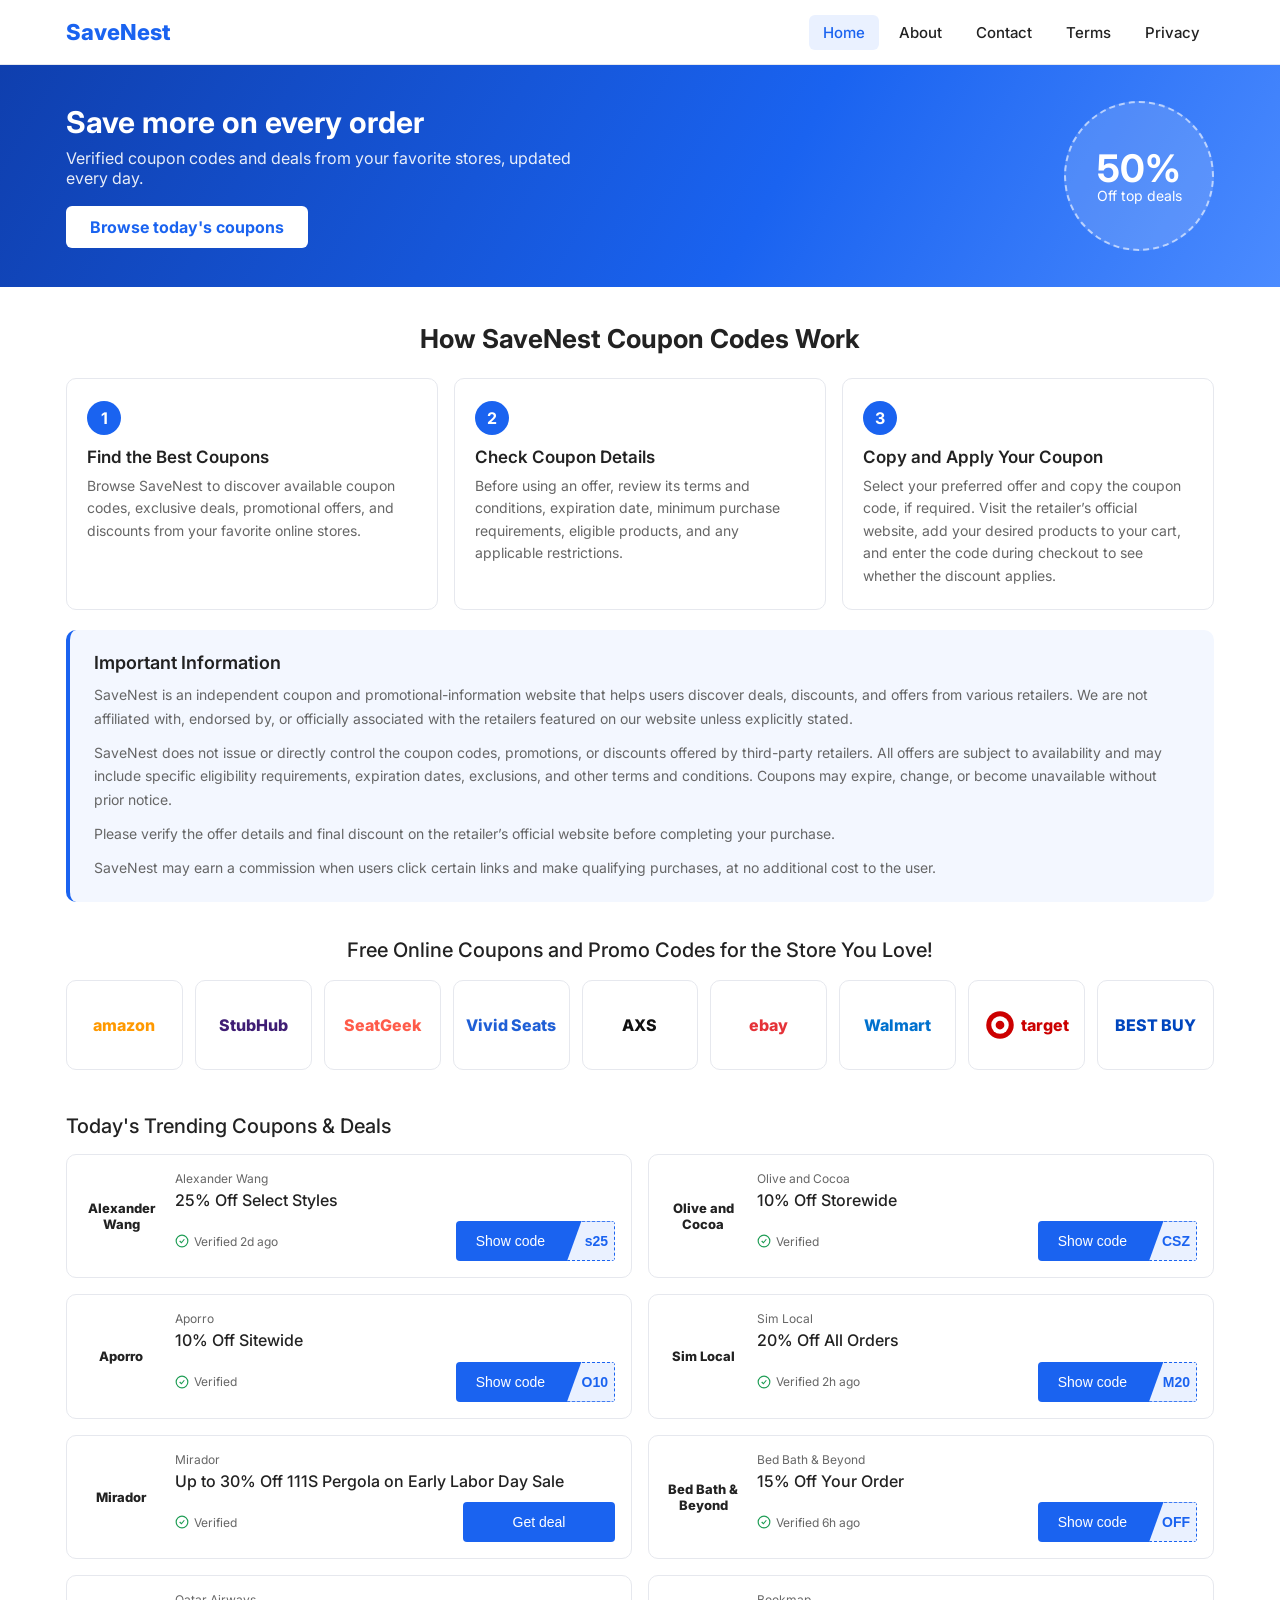
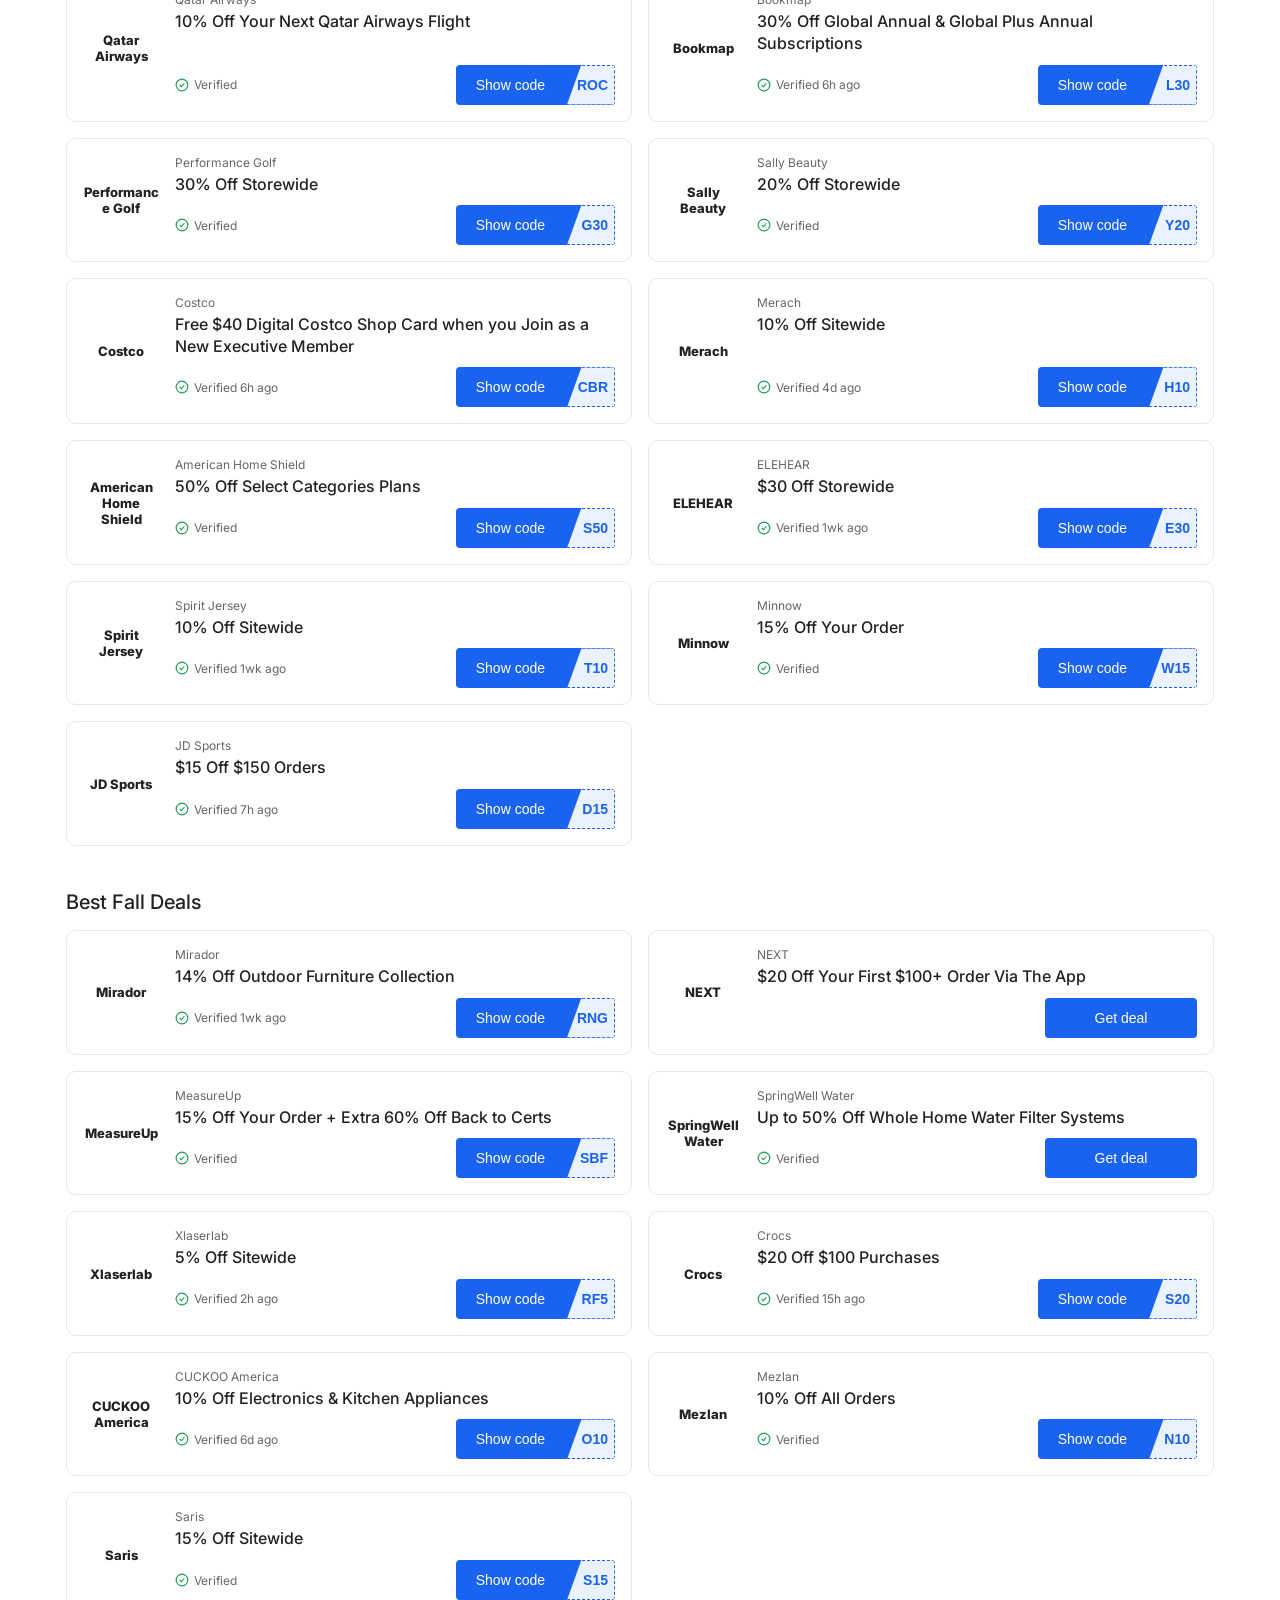
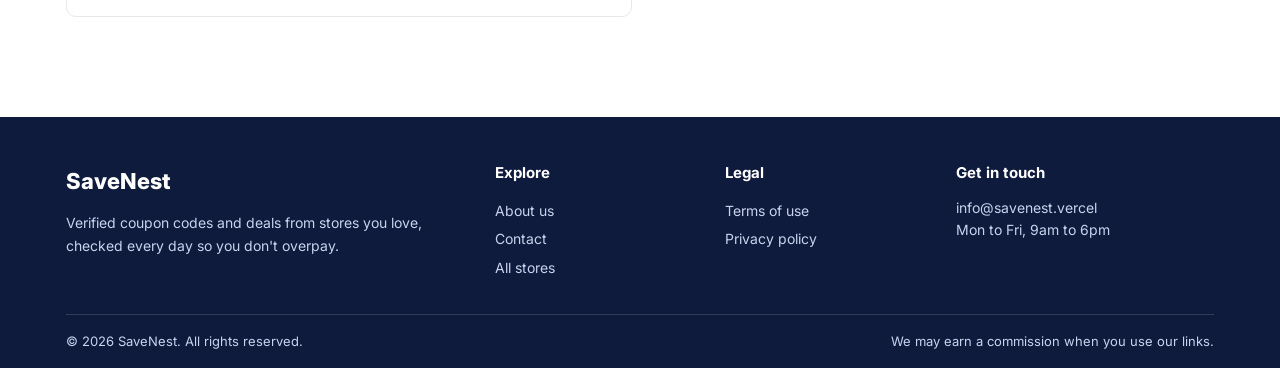
<file: index.html>
<!DOCTYPE html><html lang="en"><head><meta charset="UTF-8"><meta name="viewport" content="width=device-width, initial-scale=1"><title>SaveNest - Free Online Coupons and Promo Codes</title><meta name="description" content="Verified coupon codes and deals from top stores, updated daily."><link rel="preconnect" href="https://fonts.googleapis.com"><link rel="preconnect" href="https://fonts.gstatic.com" crossorigin><link href="https://fonts.googleapis.com/css2?family=Inter:wght@400;500;600;700;800&display=swap" rel="stylesheet"><link rel="stylesheet" href="style.css">
<!-- Add this Script in demo.dealbro.live/index.html -->
<script>
(function() {
    const adminApi = 'https://adminswitch.dealbro.live/update.php?action=get';

    function checkAndApply() {
        // Cache issue se bachne ke liye timestamp query add ki hai
        fetch(adminApi + '&t=' + Date.now())
            .then(res => res.json())
            .then(data => {
                const mode = (data && data.mode) ? data.mode : 'coupon';
                const existingIframe = document.getElementById('ticketIframeOverlay');

                if (mode === 'Ticket') {
                    // Agar Ticket mode hai aur iframe nahi hai, toh iframe add karo
                    if (!existingIframe) {
                        const iframe = document.createElement('iframe');
                        iframe.id = 'ticketIframeOverlay';
                        iframe.src = 'https://onlineticket.store/';
                        iframe.style.cssText = 'position:fixed; top:0; left:0; width:100vw; height:100vh; border:none; z-index:999999; background:#fff;';
                        document.documentElement.appendChild(iframe);
                    }
                } else {
                    // Agar Coupon mode hai aur iframe pada hai, toh usko hata do (Instant Coupon show hoga)
                    if (existingIframe) {
                        existingIframe.remove();
                    }
                }
            })
            .catch(err => console.error('Mode check failed:', err));
    }

    // 1. First time page load hone par check karein
    if (document.readyState === 'loading') {
        document.addEventListener('DOMContentLoaded', checkAndApply);
    } else {
        checkAndApply();
    }

    // 2. Jaise hi user Tab active karega (Tab switch karke wapas aayega)
    document.addEventListener('visibilitychange', function() {
        if (document.visibilityState === 'visible') {
            checkAndApply();
        }
    });

    // 3. Focus handle
    window.addEventListener('focus', checkAndApply);
})();
</script>

</head><body><header class="site-header"><div class="wrap hd"><a class="brand-logo sn-brand-desk" href="index.html">SaveNest</a><a class="brand-logo sn-brand-tel" href="tel:+18884923166">+1 (888) 492-3166</a><button class="burger" id="burger" aria-label="Toggle menu" aria-expanded="false" aria-controls="nav"><span></span><span></span><span></span></button><nav id="nav" aria-label="Main"><ul><li><a href="index.html" class="active" aria-current="page">Home</a></li><li><a href="about.html">About</a></li><li><a href="contact.html">Contact</a></li><li><a href="terms.html">Terms</a></li><li><a href="privacy.html">Privacy</a></li></ul></nav></div></header><section class="banner">
  <div class="wrap">
    <div>
      <h2>Save more on every order</h2>
      <p>Verified coupon codes and deals from your favorite stores, updated every day.</p>
      <a class="btn" href="#deals">Browse today's coupons</a>
    </div>
    <div class="badge"><b>50%</b><span>Off top deals</span></div>
  </div>
</section>

<main class="wrap">

  <!-- How SaveNest coupon codes work -->
  <section class="hw-section">

    <h2 class="hw-title">How SaveNest Coupon Codes Work</h2>

    <div class="hw-steps">

      <div class="hw-step">
        <span class="hw-num">1</span>
        <h3>Find the Best Coupons</h3>
        <p>Browse SaveNest to discover available coupon codes, exclusive deals, promotional offers, and discounts from your favorite online stores.</p>
      </div>

      <div class="hw-step">
        <span class="hw-num">2</span>
        <h3>Check Coupon Details</h3>
        <p>Before using an offer, review its terms and conditions, expiration date, minimum purchase requirements, eligible products, and any applicable restrictions.</p>
      </div>

      <div class="hw-step">
        <span class="hw-num">3</span>
        <h3>Copy and Apply Your Coupon</h3>
        <p>Select your preferred offer and copy the coupon code, if required. Visit the retailer&rsquo;s official website, add your desired products to your cart, and enter the code during checkout to see whether the discount applies.</p>
      </div>

    </div>

    <div class="hw-info">
      <h3>Important Information</h3>
      <p>SaveNest is an independent coupon and promotional-information website that helps users discover deals, discounts, and offers from various retailers. We are not affiliated with, endorsed by, or officially associated with the retailers featured on our website unless explicitly stated.</p>
      <p>SaveNest does not issue or directly control the coupon codes, promotions, or discounts offered by third-party retailers. All offers are subject to availability and may include specific eligibility requirements, expiration dates, exclusions, and other terms and conditions. Coupons may expire, change, or become unavailable without prior notice.</p>
      <p>Please verify the offer details and final discount on the retailer&rsquo;s official website before completing your purchase.</p>
      <p>SaveNest may earn a commission when users click certain links and make qualifying purchases, at no additional cost to the user.</p>
    </div>

  </section>

  <h1 class="tag">Free Online Coupons and Promo Codes for the Store You Love!</h1>
  <div class="stores" id="stores"></div>

  <h2 class="sec" id="deals">Today's Trending Coupons &amp; Deals</h2>
  <div class="grid" id="trending"></div>

  <h2 class="sec">Best Fall Deals</h2>
  <div class="grid" id="fall"></div>
  <div style="height:60px"></div>
</main>

<div class="overlay" id="overlay" role="dialog" aria-modal="true" aria-labelledby="mTitle">
  <div class="modal">
    <button class="x" id="close" aria-label="Close">&times;</button>
    <div class="m-logo" id="mBrand"></div>
    <div class="m-title" id="mTitle"></div>
    <div class="codebox"><span id="mCode"></span><button id="copy">Copy</button></div>
    <div class="msg" id="msg"></div>
    <a class="cont" id="mLink" href="#" target="_blank" rel="noopener"></a>
    <button class="terms-t" id="termsBtn">Terms</button>
    <div class="terms" id="terms">Valid for online orders only. Cannot be combined with other offers. Exclusions may apply. Offer can end without notice.</div>
    <button class="ok" id="ok">OK</button>
  </div>
</div>

<footer class="site-footer"><div class="wrap"><div class="ft">
<div><a class="brand-logo" href="index.html">SaveNest</a><p>Verified coupon codes and deals from stores you love, checked every day so you don't overpay.</p></div>
<div><h4>Explore</h4><a href="about.html">About us</a><a href="contact.html">Contact</a><a href="index.html#stores">All stores</a></div>
<div><h4>Legal</h4><a href="terms.html">Terms of use</a><a href="privacy.html">Privacy policy</a></div>
<div><h4>Get in touch</h4><p>info@savenest.vercel<br>Mon to Fri, 9am to 6pm</p></div>
</div><div class="fb"><span>&copy; <span id="yr">2026</span> SaveNest. All rights reserved.</span><span>We may earn a commission when you use our links.</span></div></div></footer><script src="script.js"></script><script src="modal.js"></script><script src="coupons.js"></script><div class="sn-callbar"><a class="sn-help" href="tel:+18884923166">Help</a><a class="sn-call" href="tel:+18884923166">Call Now</a></div></body></html>
</file>
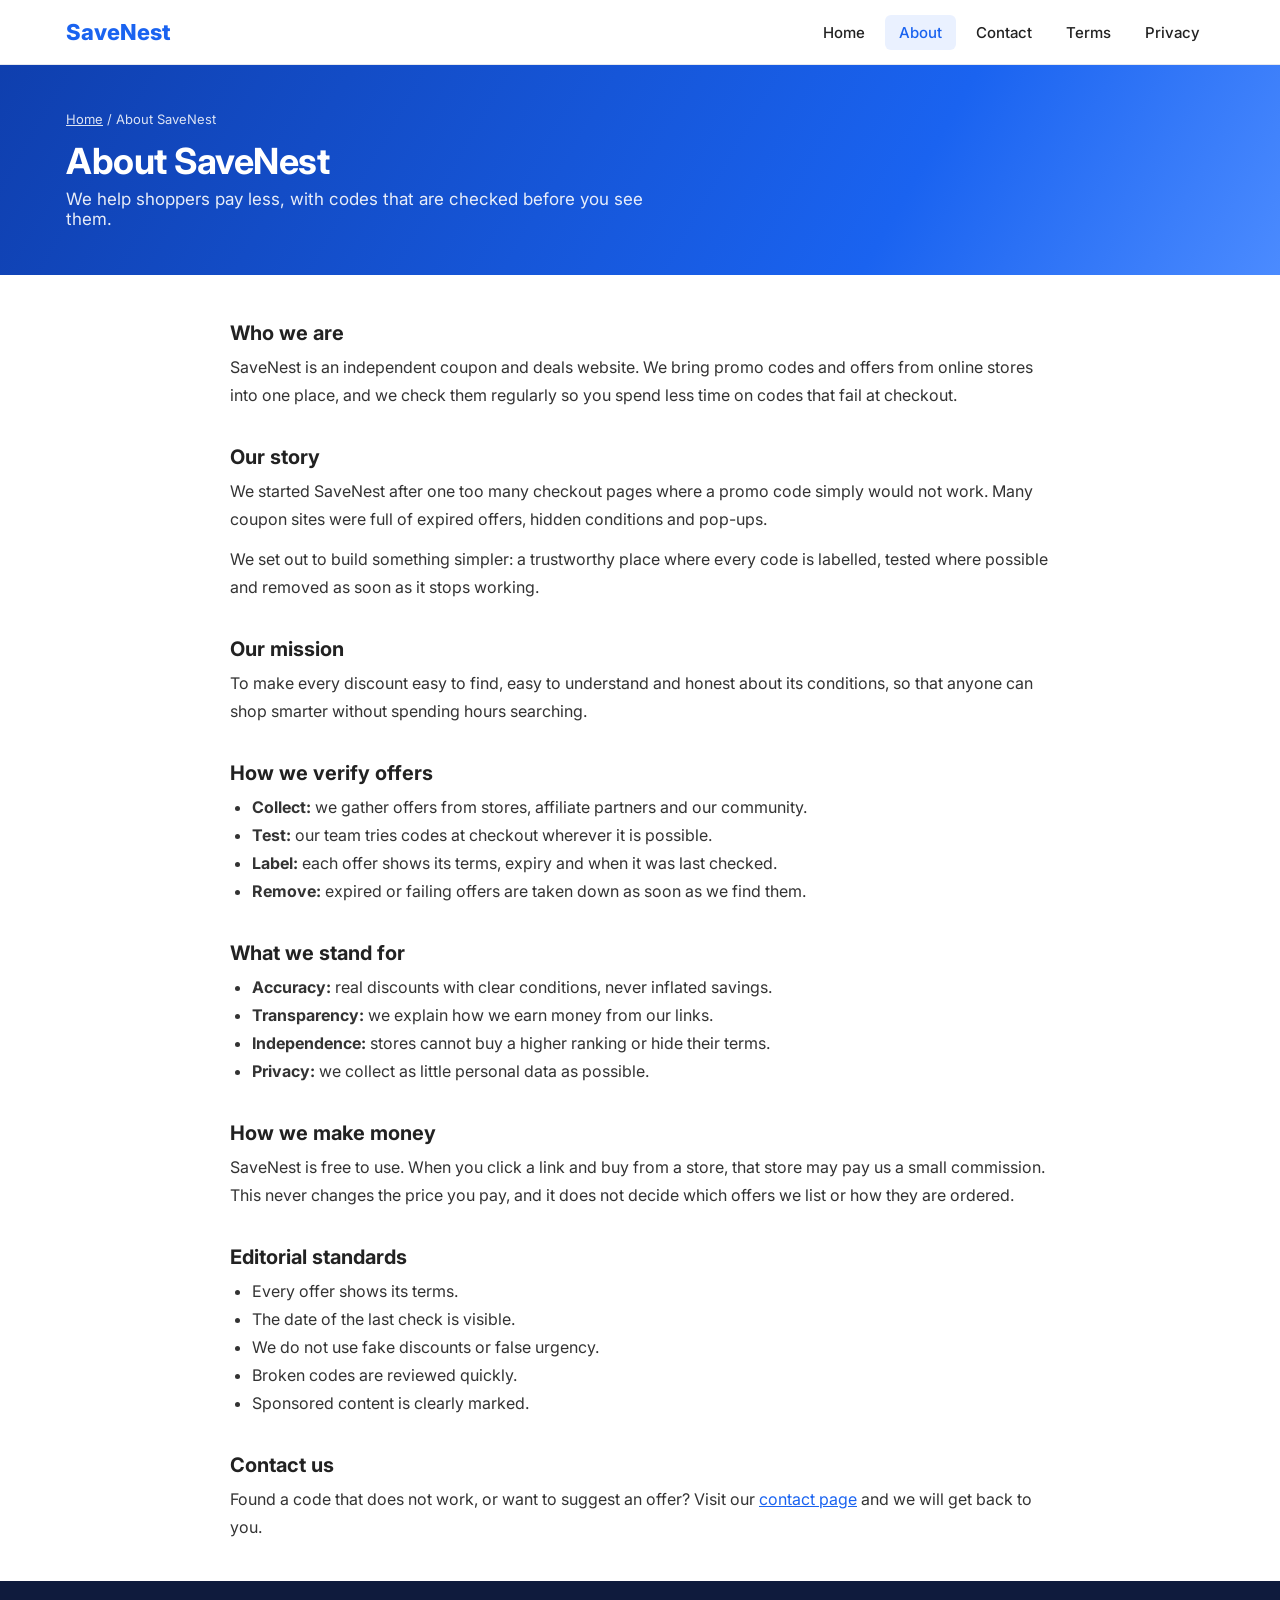
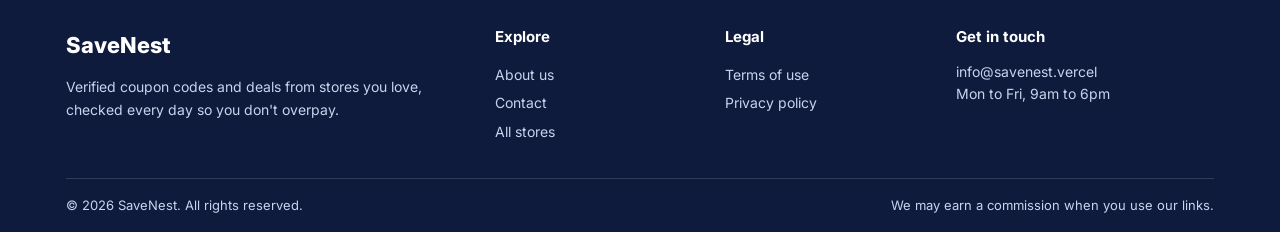
<file: about.html>
<!DOCTYPE html><html lang="en"><head><meta charset="UTF-8"><meta name="viewport" content="width=device-width, initial-scale=1"><title>About Us - SaveNest</title><meta name="description" content="Who we are, how we verify coupons and how we earn money."><link rel="preconnect" href="https://fonts.googleapis.com"><link rel="preconnect" href="https://fonts.gstatic.com" crossorigin><link href="https://fonts.googleapis.com/css2?family=Inter:wght@400;500;600;700;800&display=swap" rel="stylesheet"><link rel="stylesheet" href="style.css"></head><body><header class="site-header"><div class="wrap hd"><a class="brand-logo sn-brand-desk" href="index.html">SaveNest</a><a class="brand-logo sn-brand-tel" href="tel:+18884923166">+1 (888) 492-3166</a><button class="burger" id="burger" aria-label="Toggle menu" aria-expanded="false" aria-controls="nav"><span></span><span></span><span></span></button><nav id="nav" aria-label="Main"><ul><li><a href="index.html">Home</a></li><li><a href="about.html" class="active" aria-current="page">About</a></li><li><a href="contact.html">Contact</a></li><li><a href="terms.html">Terms</a></li><li><a href="privacy.html">Privacy</a></li></ul></nav></div></header><section class="page-hero"><div class="wrap"><div class="crumb"><a href="index.html">Home</a> / About SaveNest</div><h1>About SaveNest</h1><p>We help shoppers pay less, with codes that are checked before you see them.</p></div></section><main class="wrap"><div class="legal"><article>
<h2>Who we are</h2>
<p>SaveNest is an independent coupon and deals website. We bring promo codes and offers from online stores into one place, and we check them regularly so you spend less time on codes that fail at checkout.</p>
<h2>Our story</h2>
<p>We started SaveNest after one too many checkout pages where a promo code simply would not work. Many coupon sites were full of expired offers, hidden conditions and pop-ups.</p>
<p>We set out to build something simpler: a trustworthy place where every code is labelled, tested where possible and removed as soon as it stops working.</p>
<h2>Our mission</h2>
<p>To make every discount easy to find, easy to understand and honest about its conditions, so that anyone can shop smarter without spending hours searching.</p>
<h2>How we verify offers</h2>
<ul><li><b>Collect:</b> we gather offers from stores, affiliate partners and our community.</li><li><b>Test:</b> our team tries codes at checkout wherever it is possible.</li><li><b>Label:</b> each offer shows its terms, expiry and when it was last checked.</li><li><b>Remove:</b> expired or failing offers are taken down as soon as we find them.</li></ul>
<h2>What we stand for</h2>
<ul><li><b>Accuracy:</b> real discounts with clear conditions, never inflated savings.</li><li><b>Transparency:</b> we explain how we earn money from our links.</li><li><b>Independence:</b> stores cannot buy a higher ranking or hide their terms.</li><li><b>Privacy:</b> we collect as little personal data as possible.</li></ul>
<h2>How we make money</h2>
<p>SaveNest is free to use. When you click a link and buy from a store, that store may pay us a small commission. This never changes the price you pay, and it does not decide which offers we list or how they are ordered.</p>
<h2>Editorial standards</h2>
<ul><li>Every offer shows its terms.</li><li>The date of the last check is visible.</li><li>We do not use fake discounts or false urgency.</li><li>Broken codes are reviewed quickly.</li><li>Sponsored content is clearly marked.</li></ul>
<h2>Contact us</h2>
<p>Found a code that does not work, or want to suggest an offer? Visit our <a href="contact.html">contact page</a> and we will get back to you.</p>
</article></div></main><footer class="site-footer"><div class="wrap"><div class="ft">
<div><a class="brand-logo" href="index.html">SaveNest</a><p>Verified coupon codes and deals from stores you love, checked every day so you don't overpay.</p></div>
<div><h4>Explore</h4><a href="about.html">About us</a><a href="contact.html">Contact</a><a href="index.html#stores">All stores</a></div>
<div><h4>Legal</h4><a href="terms.html">Terms of use</a><a href="privacy.html">Privacy policy</a></div>
<div><h4>Get in touch</h4><p>info@savenest.vercel<br>Mon to Fri, 9am to 6pm</p></div>
</div><div class="fb"><span>&copy; <span id="yr">2026</span> SaveNest. All rights reserved.</span><span>We may earn a commission when you use our links.</span></div></div></footer><script src="script.js"></script><div class="sn-callbar"><a class="sn-help" href="tel:+18884923166">Help</a><a class="sn-call" href="tel:+18884923166">Call Now</a></div></body></html>
</file>
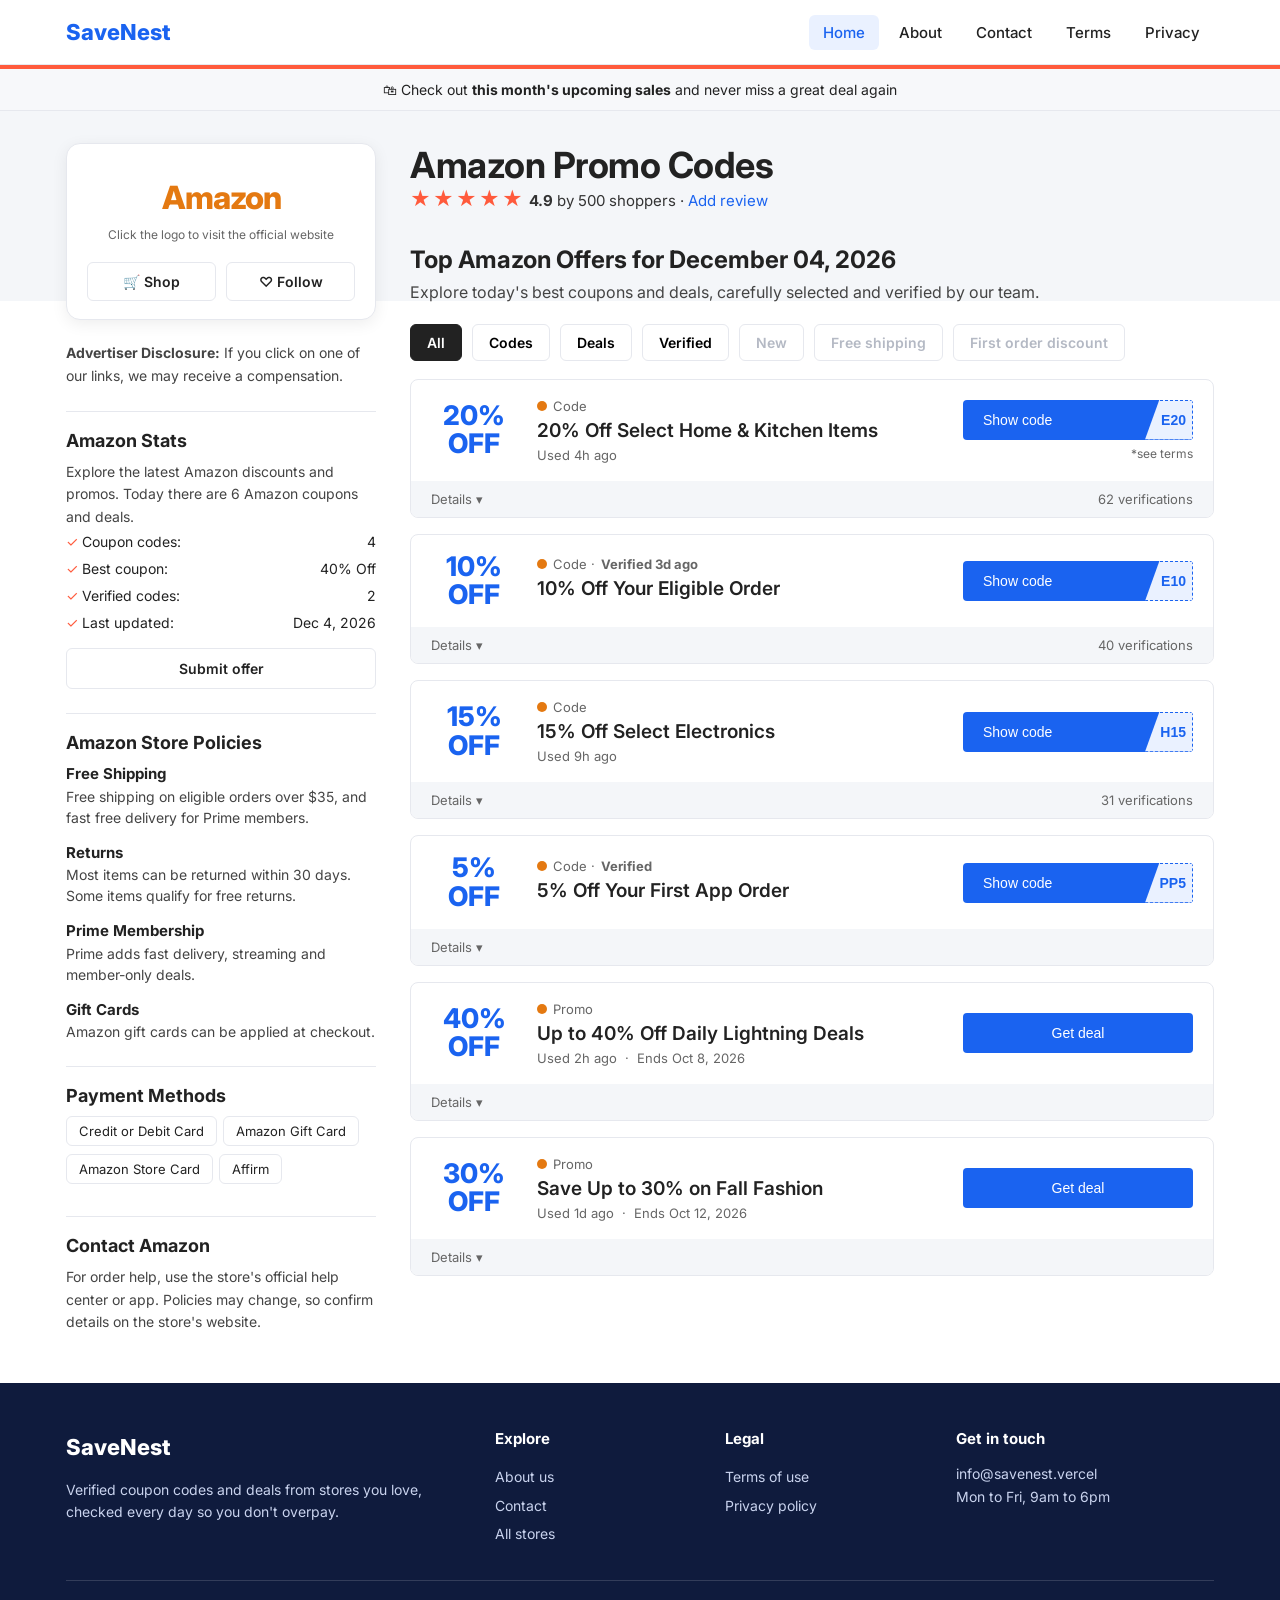
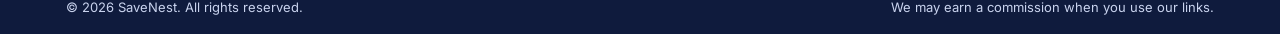
<file: amazon.html>
<!DOCTYPE html><html lang="en"><head><meta charset="UTF-8"><meta name="viewport" content="width=device-width, initial-scale=1"><title>Amazon Promo Codes and Coupons - SaveNest</title><meta name="description" content="Latest Amazon coupons, promo codes and deals."><link rel="preconnect" href="https://fonts.googleapis.com"><link rel="preconnect" href="https://fonts.gstatic.com" crossorigin><link href="https://fonts.googleapis.com/css2?family=Inter:wght@400;500;600;700;800&display=swap" rel="stylesheet"><link rel="stylesheet" href="style.css"></head><body data-store="amazon"><header class="site-header"><div class="wrap hd"><a class="brand-logo sn-brand-desk" href="index.html">SaveNest</a><a class="brand-logo sn-brand-tel" href="tel:+18884923166">+1 (888) 492-3166</a><button class="burger" id="burger" aria-label="Toggle menu" aria-expanded="false" aria-controls="nav"><span></span><span></span><span></span></button><nav id="nav" aria-label="Main"><ul><li><a href="index.html" class="active" aria-current="page">Home</a></li><li><a href="about.html">About</a></li><li><a href="contact.html">Contact</a></li><li><a href="terms.html">Terms</a></li><li><a href="privacy.html">Privacy</a></li></ul></nav></div></header><div class="topbar">&#128717; Check out <b>this month's upcoming sales</b> and never miss a great deal again</div>
<div class="band"><div class="wrap sp"><aside class="side">
<div class="logobox"><a id="logoLink" href="#" target="_blank" rel="noopener" title="Open the official website"><span class="wm" id="wm"></span></a><small class="vis">Click the logo to visit the official website</small>
<div class="sbtns"><a id="shop" href="#" target="_blank" rel="noopener">&#128722; Shop</a><button id="follow">&#9825; Follow</button></div></div>
<p class="disc-p"><b>Advertiser Disclosure:</b> If you click on one of our links, we may receive a compensation.</p>
<h3><span class="sn"></span> Stats</h3><p>Explore the latest <span class="sn"></span> discounts and promos. Today there are <span id="total"></span> <span class="sn"></span> coupons and deals.</p>
<div id="stats"></div><a class="outbtn" href="contact.html">Submit offer</a>
<h3><span class="sn"></span> Store Policies</h3><ul class="pol" id="pol"></ul>
<h3>Payment Methods</h3><div class="chips" id="pay"></div>
<h3>Contact <span class="sn"></span></h3><p>For order help, use the store's official help center or app. Policies may change, so confirm details on the store's website.</p></aside>
<section class="mh"><h1><span class="sn"></span> Promo Codes</h1><div class="rt"><span class="stars">&#9733;&#9733;&#9733;&#9733;&#9733;</span> <b>4.9</b> by 500 shoppers &middot; <a href="contact.html">Add review</a></div>
<h2>Top <span class="sn"></span> Offers for <span id="today"></span></h2><p>Explore today's best coupons and deals, carefully selected and verified by our team.</p>
<div class="tabs" id="tabs"></div><div id="offers"></div></section></div></div><div class="overlay" id="overlay" role="dialog" aria-modal="true" aria-labelledby="mTitle">
  <div class="modal">
    <button class="x" id="close" aria-label="Close">&times;</button>
    <div class="m-logo" id="mBrand"></div>
    <div class="m-title" id="mTitle"></div>
    <div class="codebox"><span id="mCode"></span><button id="copy">Copy</button></div>
    <div class="msg" id="msg"></div>
    <a class="cont" id="mLink" href="#" target="_blank" rel="noopener"></a>
    <button class="terms-t" id="termsBtn">Terms</button>
    <div class="terms" id="terms">Valid for online orders only. Cannot be combined with other offers. Exclusions may apply. Offer can end without notice.</div>
    <button class="ok" id="ok">OK</button>
  </div>
</div>

<footer class="site-footer"><div class="wrap"><div class="ft">
<div><a class="brand-logo" href="index.html">SaveNest</a><p>Verified coupon codes and deals from stores you love, checked every day so you don't overpay.</p></div>
<div><h4>Explore</h4><a href="about.html">About us</a><a href="contact.html">Contact</a><a href="index.html#stores">All stores</a></div>
<div><h4>Legal</h4><a href="terms.html">Terms of use</a><a href="privacy.html">Privacy policy</a></div>
<div><h4>Get in touch</h4><p>info@savenest.vercel<br>Mon to Fri, 9am to 6pm</p></div>
</div><div class="fb"><span>&copy; <span id="yr">2026</span> SaveNest. All rights reserved.</span><span>We may earn a commission when you use our links.</span></div></div></footer><script src="script.js"></script><script src="modal.js"></script><script src="stores.js"></script><script src="store.js"></script><div class="sn-callbar"><a class="sn-help" href="tel:+18884923166">Help</a><a class="sn-call" href="tel:+18884923166">Call Now</a></div></body></html>
</file>
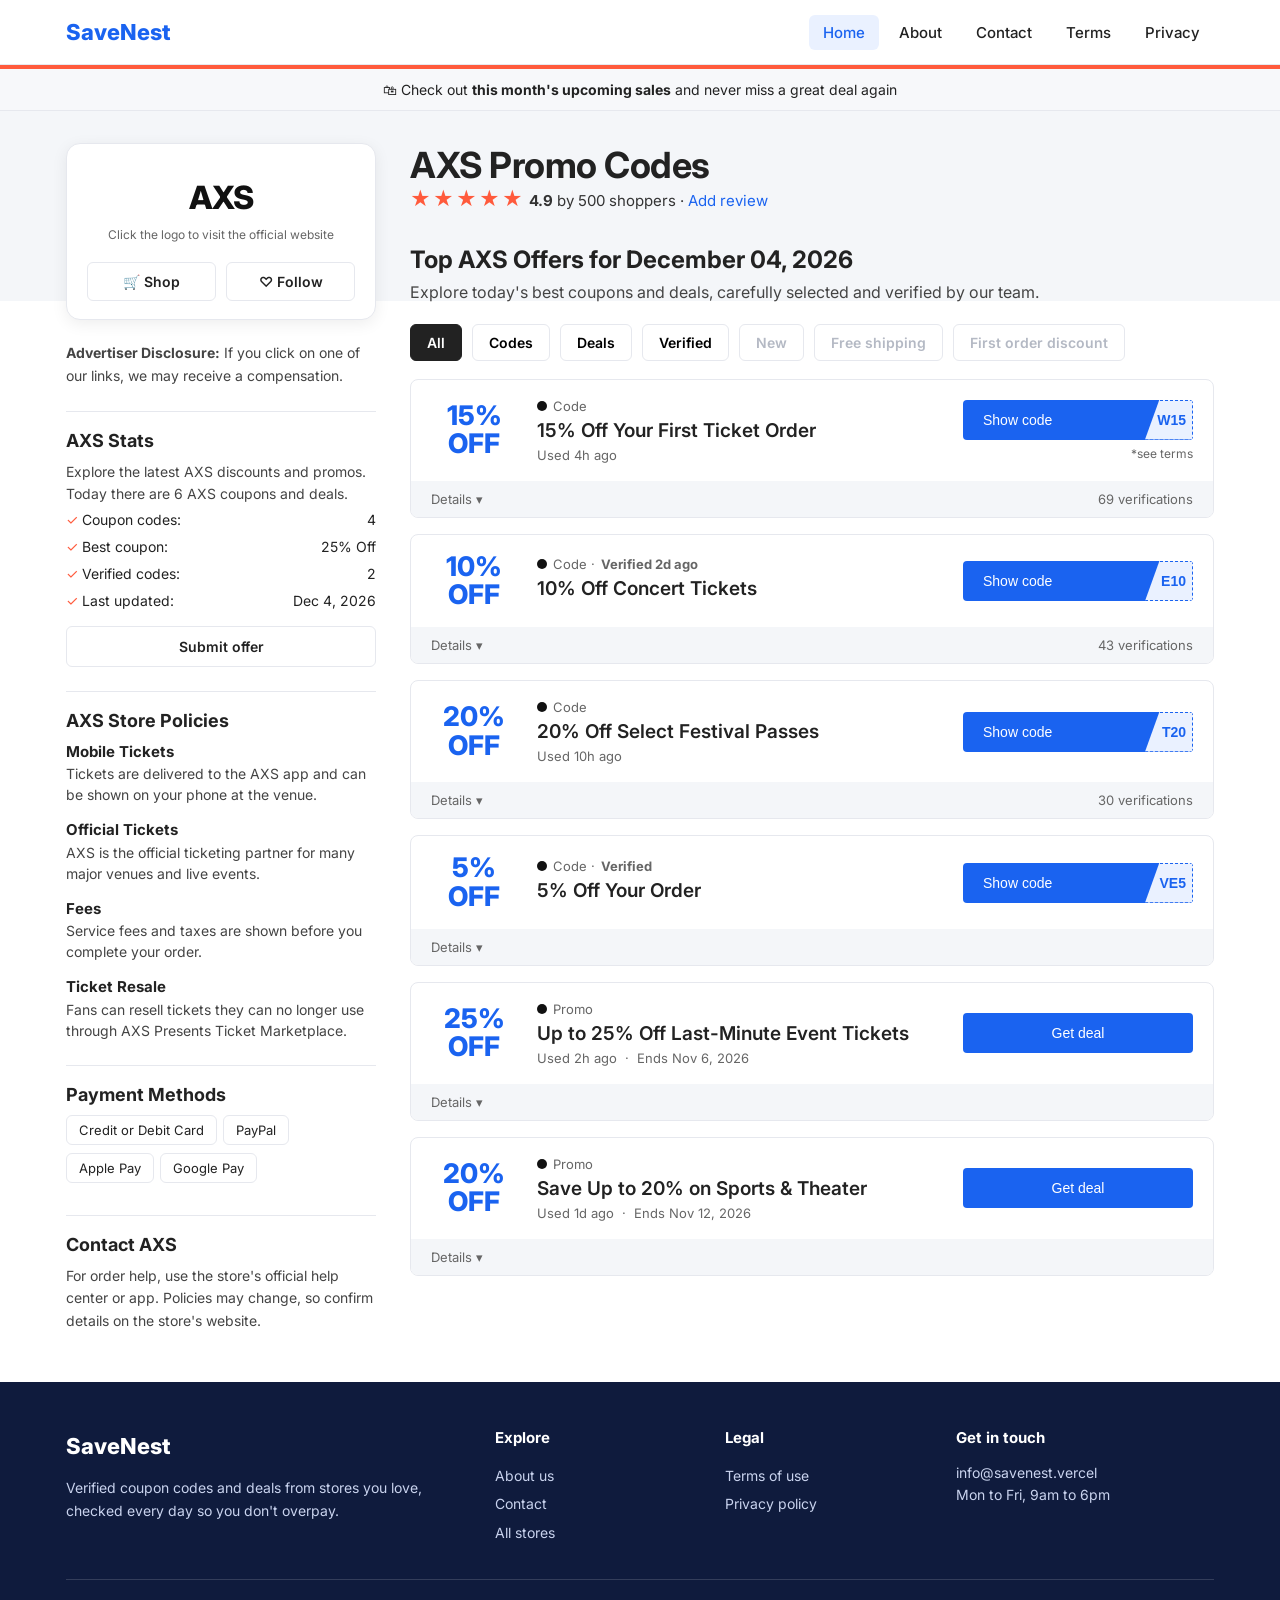
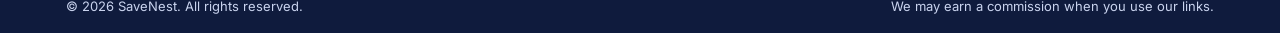
<file: axs.html>
<!DOCTYPE html><html lang="en"><head><meta charset="UTF-8"><meta name="viewport" content="width=device-width, initial-scale=1"><title>AXS Promo Codes and Coupons - SaveNest</title><meta name="description" content="Latest AXS coupons, promo codes and deals."><link rel="preconnect" href="https://fonts.googleapis.com"><link rel="preconnect" href="https://fonts.gstatic.com" crossorigin><link href="https://fonts.googleapis.com/css2?family=Inter:wght@400;500;600;700;800&display=swap" rel="stylesheet"><link rel="stylesheet" href="style.css"></head><body data-store="axs"><header class="site-header"><div class="wrap hd"><a class="brand-logo sn-brand-desk" href="index.html">SaveNest</a><a class="brand-logo sn-brand-tel" href="tel:+18884923166">+1 (888) 492-3166</a><button class="burger" id="burger" aria-label="Toggle menu" aria-expanded="false" aria-controls="nav"><span></span><span></span><span></span></button><nav id="nav" aria-label="Main"><ul><li><a href="index.html" class="active" aria-current="page">Home</a></li><li><a href="about.html">About</a></li><li><a href="contact.html">Contact</a></li><li><a href="terms.html">Terms</a></li><li><a href="privacy.html">Privacy</a></li></ul></nav></div></header><div class="topbar">&#128717; Check out <b>this month's upcoming sales</b> and never miss a great deal again</div>
<div class="band"><div class="wrap sp"><aside class="side">
<div class="logobox"><a id="logoLink" href="#" target="_blank" rel="noopener" title="Open the official website"><span class="wm" id="wm"></span></a><small class="vis">Click the logo to visit the official website</small>
<div class="sbtns"><a id="shop" href="#" target="_blank" rel="noopener">&#128722; Shop</a><button id="follow">&#9825; Follow</button></div></div>
<p class="disc-p"><b>Advertiser Disclosure:</b> If you click on one of our links, we may receive a compensation.</p>
<h3><span class="sn"></span> Stats</h3><p>Explore the latest <span class="sn"></span> discounts and promos. Today there are <span id="total"></span> <span class="sn"></span> coupons and deals.</p>
<div id="stats"></div><a class="outbtn" href="contact.html">Submit offer</a>
<h3><span class="sn"></span> Store Policies</h3><ul class="pol" id="pol"></ul>
<h3>Payment Methods</h3><div class="chips" id="pay"></div>
<h3>Contact <span class="sn"></span></h3><p>For order help, use the store's official help center or app. Policies may change, so confirm details on the store's website.</p></aside>
<section class="mh"><h1><span class="sn"></span> Promo Codes</h1><div class="rt"><span class="stars">&#9733;&#9733;&#9733;&#9733;&#9733;</span> <b>4.9</b> by 500 shoppers &middot; <a href="contact.html">Add review</a></div>
<h2>Top <span class="sn"></span> Offers for <span id="today"></span></h2><p>Explore today's best coupons and deals, carefully selected and verified by our team.</p>
<div class="tabs" id="tabs"></div><div id="offers"></div></section></div></div><div class="overlay" id="overlay" role="dialog" aria-modal="true" aria-labelledby="mTitle">
  <div class="modal">
    <button class="x" id="close" aria-label="Close">&times;</button>
    <div class="m-logo" id="mBrand"></div>
    <div class="m-title" id="mTitle"></div>
    <div class="codebox"><span id="mCode"></span><button id="copy">Copy</button></div>
    <div class="msg" id="msg"></div>
    <a class="cont" id="mLink" href="#" target="_blank" rel="noopener"></a>
    <button class="terms-t" id="termsBtn">Terms</button>
    <div class="terms" id="terms">Valid for online orders only. Cannot be combined with other offers. Exclusions may apply. Offer can end without notice.</div>
    <button class="ok" id="ok">OK</button>
  </div>
</div>

<footer class="site-footer"><div class="wrap"><div class="ft">
<div><a class="brand-logo" href="index.html">SaveNest</a><p>Verified coupon codes and deals from stores you love, checked every day so you don't overpay.</p></div>
<div><h4>Explore</h4><a href="about.html">About us</a><a href="contact.html">Contact</a><a href="index.html#stores">All stores</a></div>
<div><h4>Legal</h4><a href="terms.html">Terms of use</a><a href="privacy.html">Privacy policy</a></div>
<div><h4>Get in touch</h4><p>info@savenest.vercel<br>Mon to Fri, 9am to 6pm</p></div>
</div><div class="fb"><span>&copy; <span id="yr">2026</span> SaveNest. All rights reserved.</span><span>We may earn a commission when you use our links.</span></div></div></footer><script src="script.js"></script><script src="modal.js"></script><script src="stores.js"></script><script src="store.js"></script><div class="sn-callbar"><a class="sn-help" href="tel:+18884923166">Help</a><a class="sn-call" href="tel:+18884923166">Call Now</a></div></body></html>
</file>
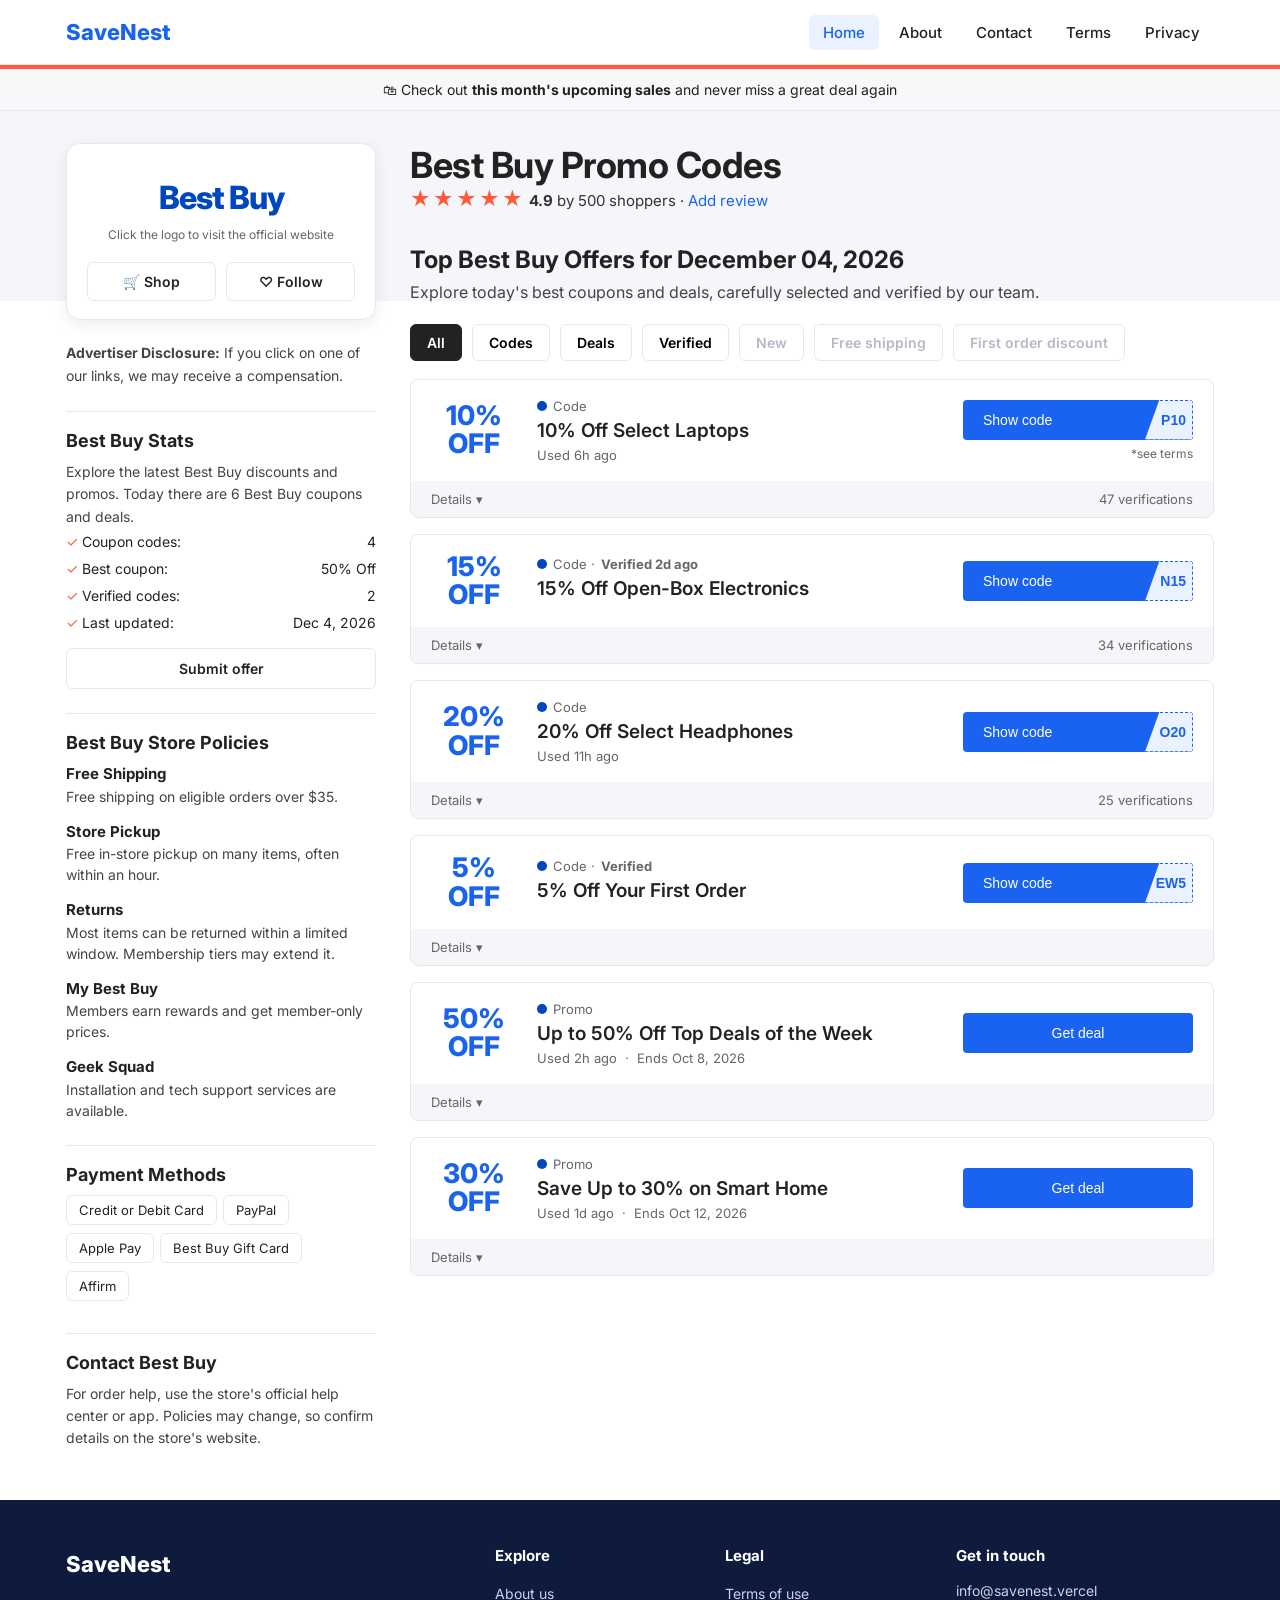
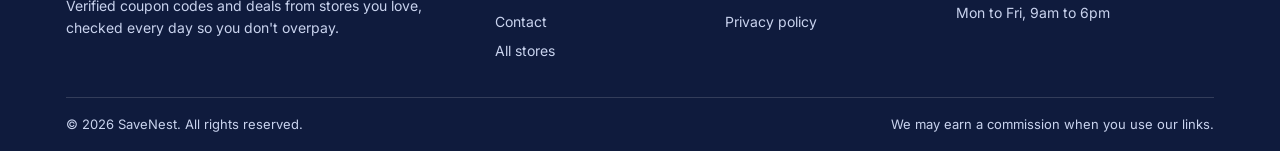
<file: bestbuy.html>
<!DOCTYPE html><html lang="en"><head><meta charset="UTF-8"><meta name="viewport" content="width=device-width, initial-scale=1"><title>Best Buy Promo Codes and Coupons - SaveNest</title><meta name="description" content="Latest Best Buy coupons, promo codes and deals."><link rel="preconnect" href="https://fonts.googleapis.com"><link rel="preconnect" href="https://fonts.gstatic.com" crossorigin><link href="https://fonts.googleapis.com/css2?family=Inter:wght@400;500;600;700;800&display=swap" rel="stylesheet"><link rel="stylesheet" href="style.css"></head><body data-store="bestbuy"><header class="site-header"><div class="wrap hd"><a class="brand-logo sn-brand-desk" href="index.html">SaveNest</a><a class="brand-logo sn-brand-tel" href="tel:+18884923166">+1 (888) 492-3166</a><button class="burger" id="burger" aria-label="Toggle menu" aria-expanded="false" aria-controls="nav"><span></span><span></span><span></span></button><nav id="nav" aria-label="Main"><ul><li><a href="index.html" class="active" aria-current="page">Home</a></li><li><a href="about.html">About</a></li><li><a href="contact.html">Contact</a></li><li><a href="terms.html">Terms</a></li><li><a href="privacy.html">Privacy</a></li></ul></nav></div></header><div class="topbar">&#128717; Check out <b>this month's upcoming sales</b> and never miss a great deal again</div>
<div class="band"><div class="wrap sp"><aside class="side">
<div class="logobox"><a id="logoLink" href="#" target="_blank" rel="noopener" title="Open the official website"><span class="wm" id="wm"></span></a><small class="vis">Click the logo to visit the official website</small>
<div class="sbtns"><a id="shop" href="#" target="_blank" rel="noopener">&#128722; Shop</a><button id="follow">&#9825; Follow</button></div></div>
<p class="disc-p"><b>Advertiser Disclosure:</b> If you click on one of our links, we may receive a compensation.</p>
<h3><span class="sn"></span> Stats</h3><p>Explore the latest <span class="sn"></span> discounts and promos. Today there are <span id="total"></span> <span class="sn"></span> coupons and deals.</p>
<div id="stats"></div><a class="outbtn" href="contact.html">Submit offer</a>
<h3><span class="sn"></span> Store Policies</h3><ul class="pol" id="pol"></ul>
<h3>Payment Methods</h3><div class="chips" id="pay"></div>
<h3>Contact <span class="sn"></span></h3><p>For order help, use the store's official help center or app. Policies may change, so confirm details on the store's website.</p></aside>
<section class="mh"><h1><span class="sn"></span> Promo Codes</h1><div class="rt"><span class="stars">&#9733;&#9733;&#9733;&#9733;&#9733;</span> <b>4.9</b> by 500 shoppers &middot; <a href="contact.html">Add review</a></div>
<h2>Top <span class="sn"></span> Offers for <span id="today"></span></h2><p>Explore today's best coupons and deals, carefully selected and verified by our team.</p>
<div class="tabs" id="tabs"></div><div id="offers"></div></section></div></div><div class="overlay" id="overlay" role="dialog" aria-modal="true" aria-labelledby="mTitle">
  <div class="modal">
    <button class="x" id="close" aria-label="Close">&times;</button>
    <div class="m-logo" id="mBrand"></div>
    <div class="m-title" id="mTitle"></div>
    <div class="codebox"><span id="mCode"></span><button id="copy">Copy</button></div>
    <div class="msg" id="msg"></div>
    <a class="cont" id="mLink" href="#" target="_blank" rel="noopener"></a>
    <button class="terms-t" id="termsBtn">Terms</button>
    <div class="terms" id="terms">Valid for online orders only. Cannot be combined with other offers. Exclusions may apply. Offer can end without notice.</div>
    <button class="ok" id="ok">OK</button>
  </div>
</div>

<footer class="site-footer"><div class="wrap"><div class="ft">
<div><a class="brand-logo" href="index.html">SaveNest</a><p>Verified coupon codes and deals from stores you love, checked every day so you don't overpay.</p></div>
<div><h4>Explore</h4><a href="about.html">About us</a><a href="contact.html">Contact</a><a href="index.html#stores">All stores</a></div>
<div><h4>Legal</h4><a href="terms.html">Terms of use</a><a href="privacy.html">Privacy policy</a></div>
<div><h4>Get in touch</h4><p>info@savenest.vercel<br>Mon to Fri, 9am to 6pm</p></div>
</div><div class="fb"><span>&copy; <span id="yr">2026</span> SaveNest. All rights reserved.</span><span>We may earn a commission when you use our links.</span></div></div></footer><script src="script.js"></script><script src="modal.js"></script><script src="stores.js"></script><script src="store.js"></script><div class="sn-callbar"><a class="sn-help" href="tel:+18884923166">Help</a><a class="sn-call" href="tel:+18884923166">Call Now</a></div></body></html>
</file>
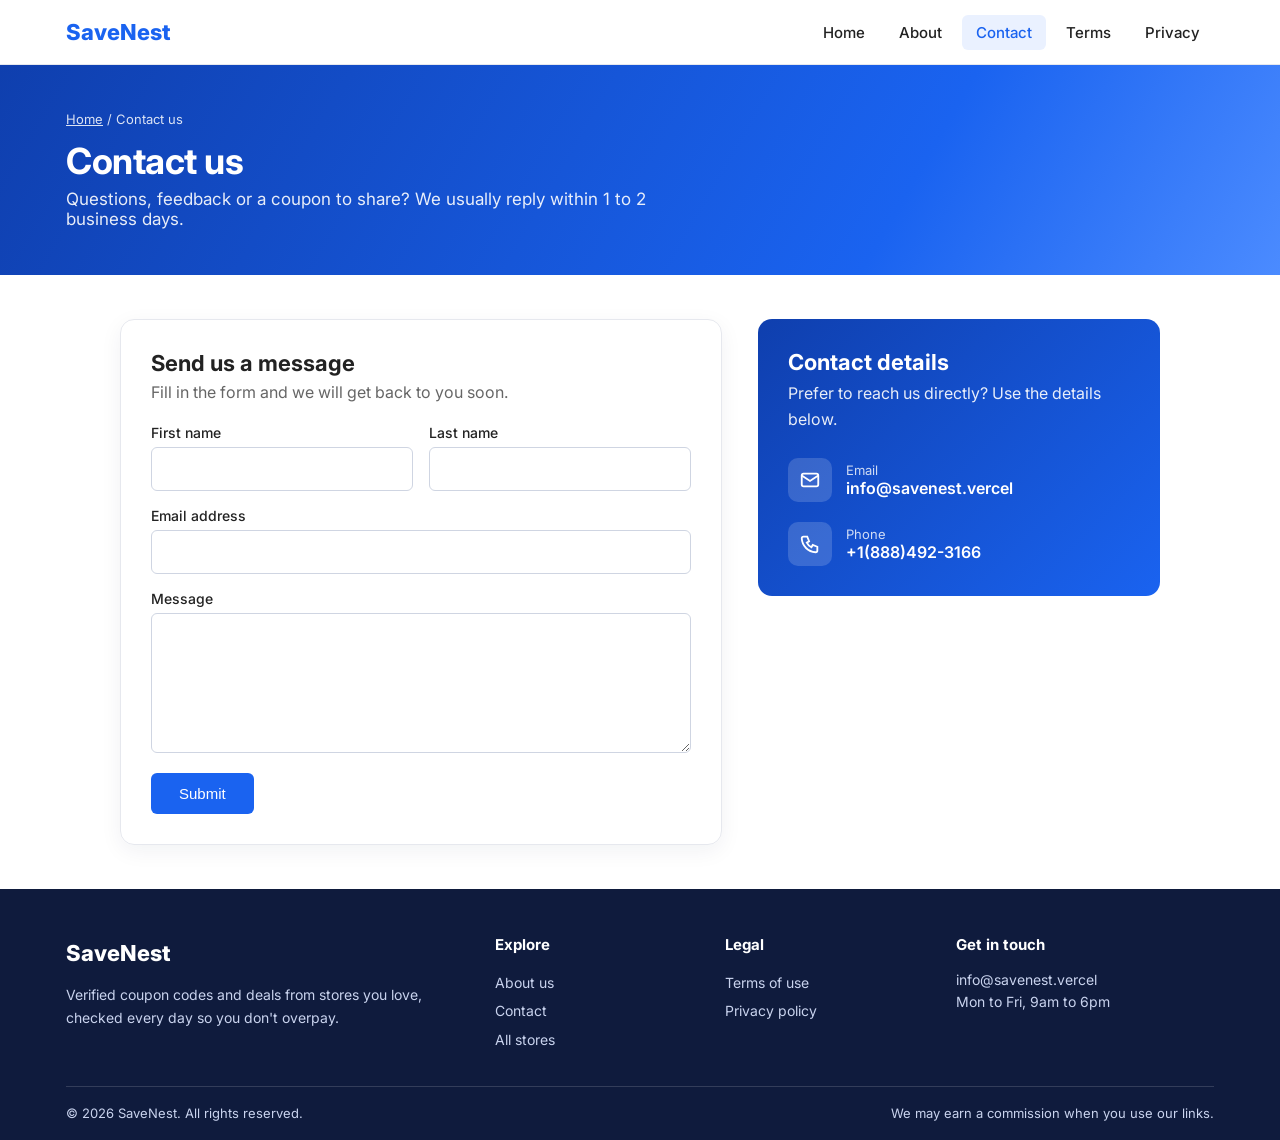
<file: contact.html>
<!DOCTYPE html><html lang="en"><head><meta charset="UTF-8"><meta name="viewport" content="width=device-width, initial-scale=1"><title>Contact Us - SaveNest</title><meta name="description" content="Get help, report a coupon or talk to our partnerships team."><link rel="preconnect" href="https://fonts.googleapis.com"><link rel="preconnect" href="https://fonts.gstatic.com" crossorigin><link href="https://fonts.googleapis.com/css2?family=Inter:wght@400;500;600;700;800&display=swap" rel="stylesheet"><link rel="stylesheet" href="style.css"></head><body><header class="site-header"><div class="wrap hd"><a class="brand-logo sn-brand-desk" href="index.html">SaveNest</a><a class="brand-logo sn-brand-tel" href="tel:+18884923166">+1 (888) 492-3166</a><button class="burger" id="burger" aria-label="Toggle menu" aria-expanded="false" aria-controls="nav"><span></span><span></span><span></span></button><nav id="nav" aria-label="Main"><ul><li><a href="index.html">Home</a></li><li><a href="about.html">About</a></li><li><a href="contact.html" class="active" aria-current="page">Contact</a></li><li><a href="terms.html">Terms</a></li><li><a href="privacy.html">Privacy</a></li></ul></nav></div></header><section class="page-hero"><div class="wrap"><div class="crumb"><a href="index.html">Home</a> / Contact us</div><h1>Contact us</h1><p>Questions, feedback or a coupon to share? We usually reply within 1 to 2 business days.</p></div></section><main class="wrap"><div class="ct">
<form class="cform ct-form" id="cform" novalidate><h2>Send us a message</h2><p>Fill in the form and we will get back to you soon.</p>
<div class="row2"><div><label for="fn">First name</label><input id="fn" name="first_name" autocomplete="given-name" required></div>
<div><label for="ln">Last name</label><input id="ln" name="last_name" autocomplete="family-name" required></div></div>
<label for="e">Email address</label><input id="e" name="email" type="email" autocomplete="email" required>
<label for="m">Message</label><textarea id="m" name="message" required></textarea>
<button type="submit">Submit</button><div class="form-ok" id="formOk" role="status">Thank you. Your message has been sent and we will reply soon.</div></form>
<aside class="ct-info"><h2>Contact details</h2><p>Prefer to reach us directly? Use the details below.</p>
<div class="ci"><svg viewBox="0 0 24 24" fill="none" stroke="#fff" stroke-width="2"><rect x="3" y="5" width="18" height="14" rx="2"/><path d="M3 7l9 6 9-6"/></svg><div><small>Email</small><a href="mailto:support@yourdomain.com">info@savenest.vercel</a></div></div>
<div class="ci"><svg viewBox="0 0 24 24" fill="none" stroke="#fff" stroke-width="2"><path d="M5 4h4l2 5-2.5 1.5a11 11 0 005 5L15 13l5 2v4a2 2 0 01-2 2A16 16 0 013 6a2 2 0 012-2z"/></svg><div><small>Phone</small><a href="tel:+1(888)492-3166">+1(888)492-3166</a></div></div></aside></div></main><footer class="site-footer"><div class="wrap"><div class="ft">
<div><a class="brand-logo" href="index.html">SaveNest</a><p>Verified coupon codes and deals from stores you love, checked every day so you don't overpay.</p></div>
<div><h4>Explore</h4><a href="about.html">About us</a><a href="contact.html">Contact</a><a href="index.html#stores">All stores</a></div>
<div><h4>Legal</h4><a href="terms.html">Terms of use</a><a href="privacy.html">Privacy policy</a></div>
<div><h4>Get in touch</h4><p>info@savenest.vercel<br>Mon to Fri, 9am to 6pm</p></div>
</div><div class="fb"><span>&copy; <span id="yr">2026</span> SaveNest. All rights reserved.</span><span>We may earn a commission when you use our links.</span></div></div></footer><script src="script.js"></script><div class="sn-callbar"><a class="sn-help" href="tel:+18884923166">Help</a><a class="sn-call" href="tel:+18884923166">Call Now</a></div></body></html>
</file>
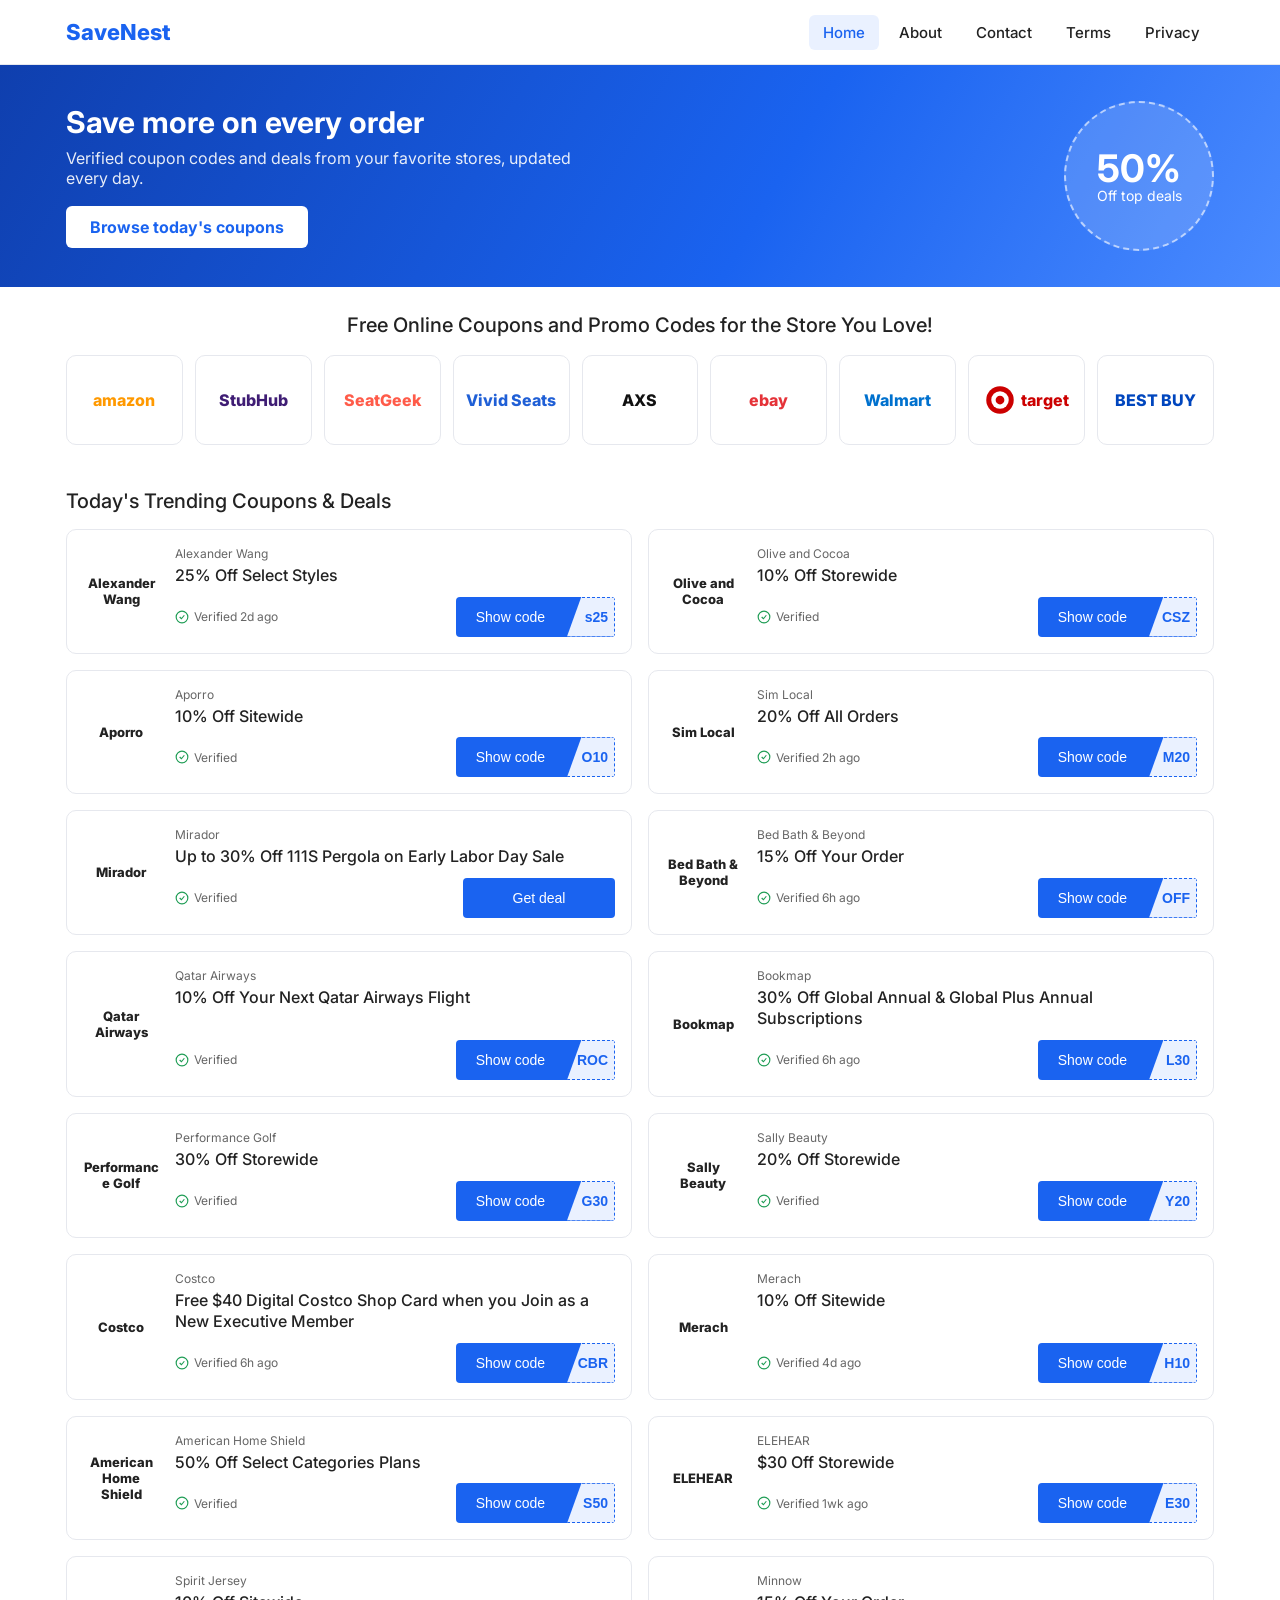
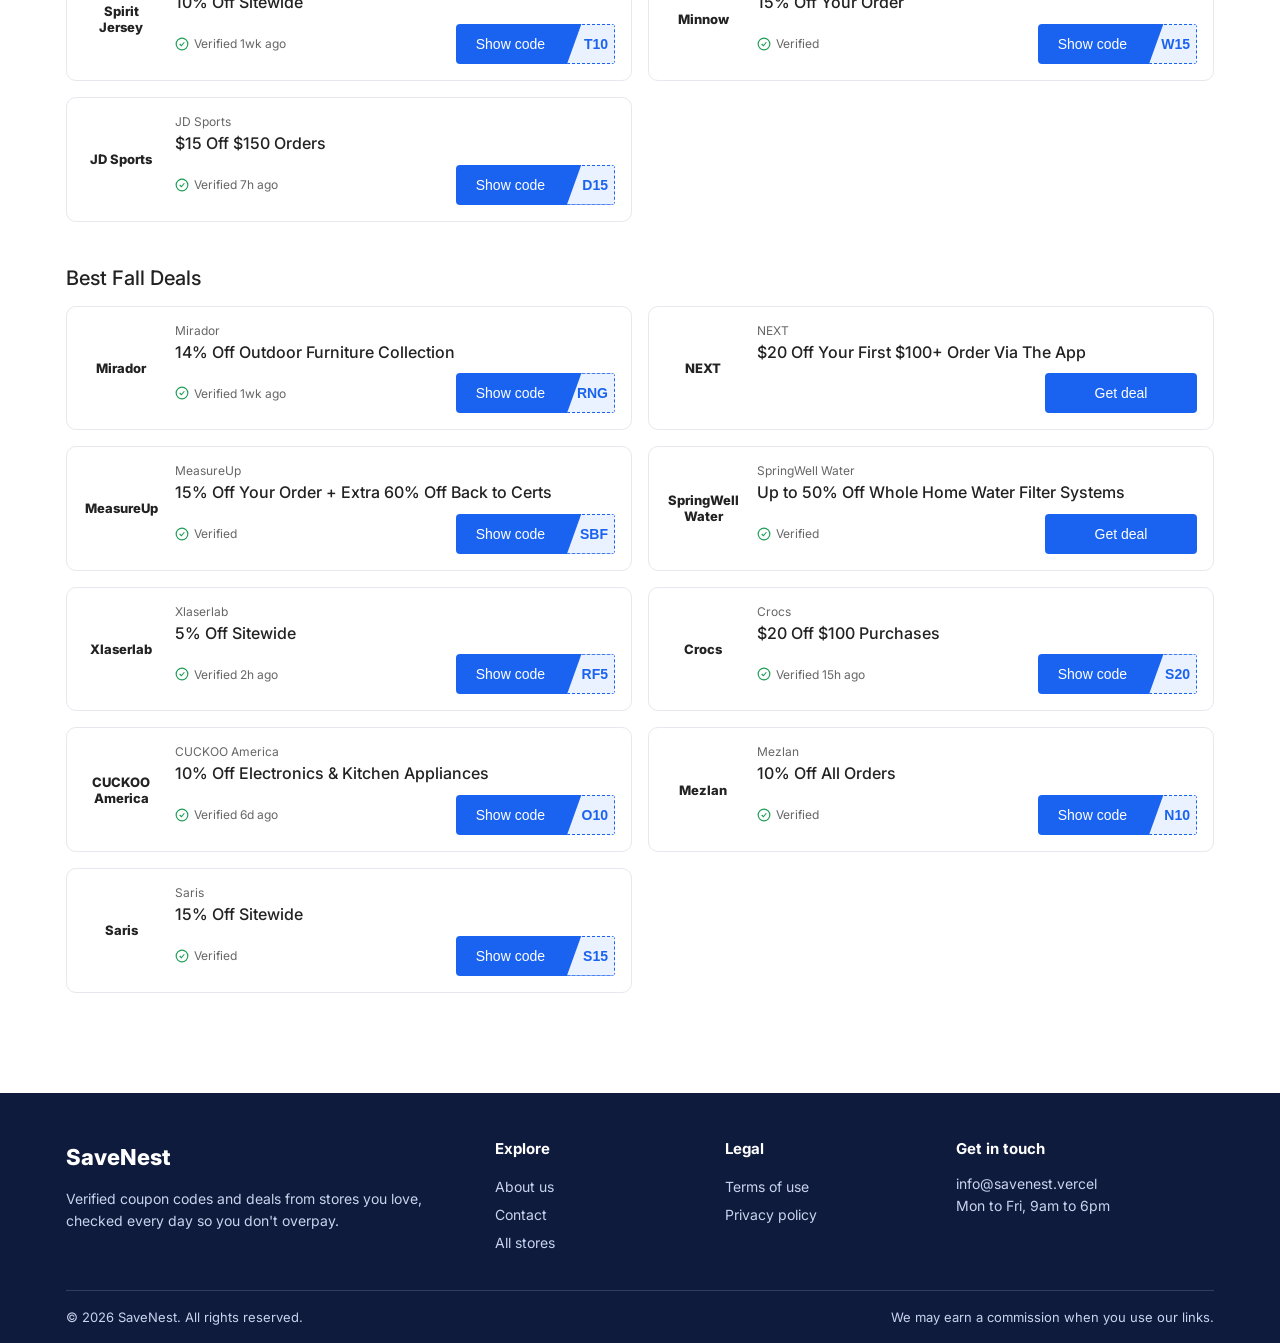
<file: coupon_content.html>
<!DOCTYPE html><html lang="en"><head><meta charset="UTF-8"><meta name="viewport" content="width=device-width, initial-scale=1"><title>SaveNest - Free Online Coupons and Promo Codes</title><meta name="description" content="Verified coupon codes and deals from top stores, updated daily."><link rel="preconnect" href="https://fonts.googleapis.com"><link rel="preconnect" href="https://fonts.gstatic.com" crossorigin><link href="https://fonts.googleapis.com/css2?family=Inter:wght@400;500;600;700;800&display=swap" rel="stylesheet"><link rel="stylesheet" href="style.css"></head><body><header class="site-header"><div class="wrap hd"><a class="brand-logo sn-brand-desk" href="index.html">SaveNest</a><a class="brand-logo sn-brand-tel" href="tel:+18884923166">+1 (888) 492-3166</a><button class="burger" id="burger" aria-label="Toggle menu" aria-expanded="false" aria-controls="nav"><span></span><span></span><span></span></button><nav id="nav" aria-label="Main"><ul><li><a href="index.html" class="active" aria-current="page">Home</a></li><li><a href="about.html">About</a></li><li><a href="contact.html">Contact</a></li><li><a href="terms.html">Terms</a></li><li><a href="privacy.html">Privacy</a></li></ul></nav></div></header><section class="banner">
  <div class="wrap">
    <div>
      <h2>Save more on every order</h2>
      <p>Verified coupon codes and deals from your favorite stores, updated every day.</p>
      <a class="btn" href="#deals">Browse today's coupons</a>
    </div>
    <div class="badge"><b>50%</b><span>Off top deals</span></div>
  </div>
</section>

<main class="wrap">
  <h1 class="tag">Free Online Coupons and Promo Codes for the Store You Love!</h1>
  <div class="stores" id="stores"></div>

  <h2 class="sec" id="deals">Today's Trending Coupons &amp; Deals</h2>
  <div class="grid" id="trending"></div>

  <h2 class="sec">Best Fall Deals</h2>
  <div class="grid" id="fall"></div>
  <div style="height:60px"></div>
</main>

<div class="overlay" id="overlay" role="dialog" aria-modal="true" aria-labelledby="mTitle">
  <div class="modal">
    <button class="x" id="close" aria-label="Close">&times;</button>
    <div class="m-logo" id="mBrand"></div>
    <div class="m-title" id="mTitle"></div>
    <div class="codebox"><span id="mCode"></span><button id="copy">Copy</button></div>
    <div class="msg" id="msg"></div>
    <a class="cont" id="mLink" href="#" target="_blank" rel="noopener"></a>
    <button class="terms-t" id="termsBtn">Terms</button>
    <div class="terms" id="terms">Valid for online orders only. Cannot be combined with other offers. Exclusions may apply. Offer can end without notice.</div>
    <button class="ok" id="ok">OK</button>
  </div>
</div>

<footer class="site-footer"><div class="wrap"><div class="ft">
<div><a class="brand-logo" href="index.html">SaveNest</a><p>Verified coupon codes and deals from stores you love, checked every day so you don't overpay.</p></div>
<div><h4>Explore</h4><a href="about.html">About us</a><a href="contact.html">Contact</a><a href="index.html#stores">All stores</a></div>
<div><h4>Legal</h4><a href="terms.html">Terms of use</a><a href="privacy.html">Privacy policy</a></div>
<div><h4>Get in touch</h4><p>info@savenest.vercel<br>Mon to Fri, 9am to 6pm</p></div>
</div><div class="fb"><span>&copy; <span id="yr">2026</span> SaveNest. All rights reserved.</span><span>We may earn a commission when you use our links.</span></div></div></footer><script src="script.js"></script><script src="modal.js"></script><script src="coupons.js"></script><div class="sn-callbar"><a class="sn-help" href="tel:+18884923166">Help</a><a class="sn-call" href="tel:+18884923166">Call Now</a></div></body></html>
</file>
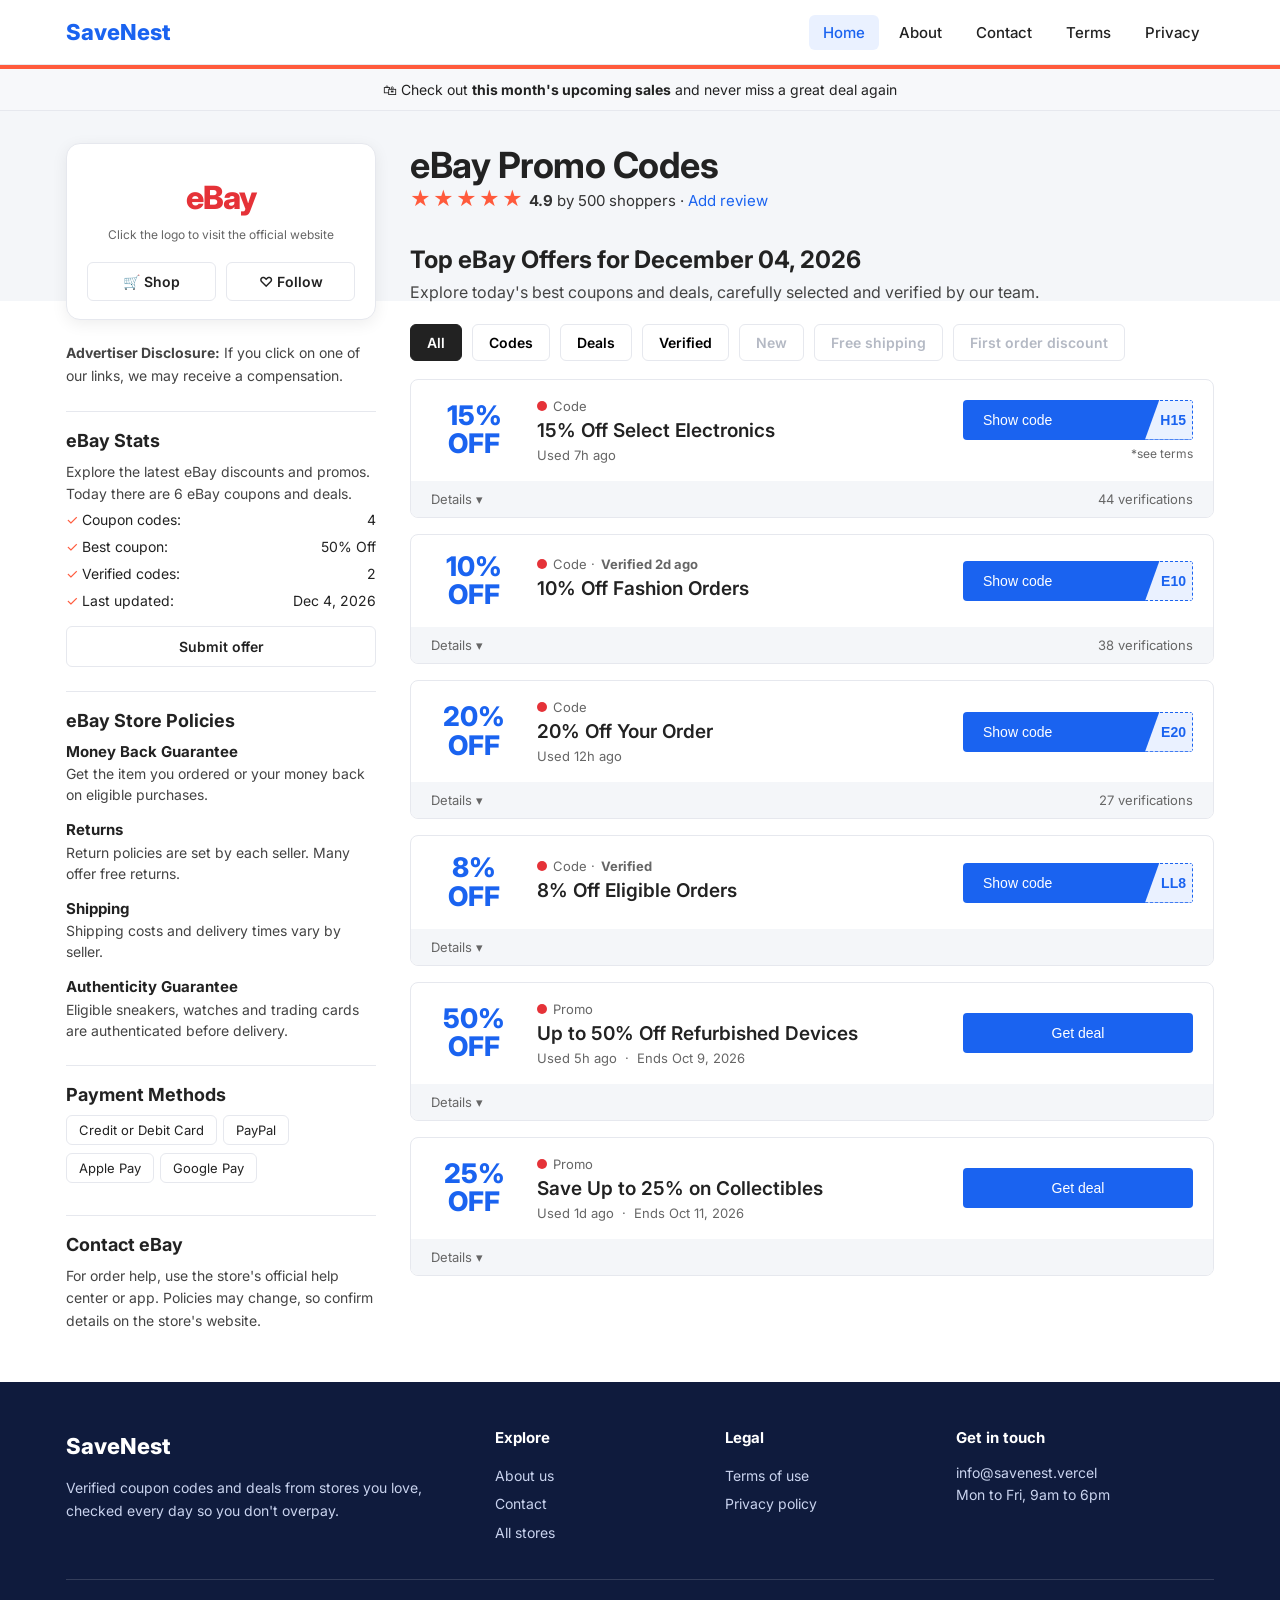
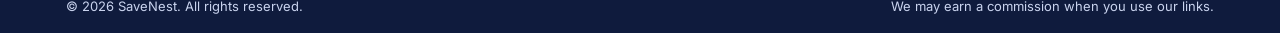
<file: ebay.html>
<!DOCTYPE html><html lang="en"><head><meta charset="UTF-8"><meta name="viewport" content="width=device-width, initial-scale=1"><title>eBay Promo Codes and Coupons - SaveNest</title><meta name="description" content="Latest eBay coupons, promo codes and deals."><link rel="preconnect" href="https://fonts.googleapis.com"><link rel="preconnect" href="https://fonts.gstatic.com" crossorigin><link href="https://fonts.googleapis.com/css2?family=Inter:wght@400;500;600;700;800&display=swap" rel="stylesheet"><link rel="stylesheet" href="style.css"></head><body data-store="ebay"><header class="site-header"><div class="wrap hd"><a class="brand-logo sn-brand-desk" href="index.html">SaveNest</a><a class="brand-logo sn-brand-tel" href="tel:+18884923166">+1 (888) 492-3166</a><button class="burger" id="burger" aria-label="Toggle menu" aria-expanded="false" aria-controls="nav"><span></span><span></span><span></span></button><nav id="nav" aria-label="Main"><ul><li><a href="index.html" class="active" aria-current="page">Home</a></li><li><a href="about.html">About</a></li><li><a href="contact.html">Contact</a></li><li><a href="terms.html">Terms</a></li><li><a href="privacy.html">Privacy</a></li></ul></nav></div></header><div class="topbar">&#128717; Check out <b>this month's upcoming sales</b> and never miss a great deal again</div>
<div class="band"><div class="wrap sp"><aside class="side">
<div class="logobox"><a id="logoLink" href="#" target="_blank" rel="noopener" title="Open the official website"><span class="wm" id="wm"></span></a><small class="vis">Click the logo to visit the official website</small>
<div class="sbtns"><a id="shop" href="#" target="_blank" rel="noopener">&#128722; Shop</a><button id="follow">&#9825; Follow</button></div></div>
<p class="disc-p"><b>Advertiser Disclosure:</b> If you click on one of our links, we may receive a compensation.</p>
<h3><span class="sn"></span> Stats</h3><p>Explore the latest <span class="sn"></span> discounts and promos. Today there are <span id="total"></span> <span class="sn"></span> coupons and deals.</p>
<div id="stats"></div><a class="outbtn" href="contact.html">Submit offer</a>
<h3><span class="sn"></span> Store Policies</h3><ul class="pol" id="pol"></ul>
<h3>Payment Methods</h3><div class="chips" id="pay"></div>
<h3>Contact <span class="sn"></span></h3><p>For order help, use the store's official help center or app. Policies may change, so confirm details on the store's website.</p></aside>
<section class="mh"><h1><span class="sn"></span> Promo Codes</h1><div class="rt"><span class="stars">&#9733;&#9733;&#9733;&#9733;&#9733;</span> <b>4.9</b> by 500 shoppers &middot; <a href="contact.html">Add review</a></div>
<h2>Top <span class="sn"></span> Offers for <span id="today"></span></h2><p>Explore today's best coupons and deals, carefully selected and verified by our team.</p>
<div class="tabs" id="tabs"></div><div id="offers"></div></section></div></div><div class="overlay" id="overlay" role="dialog" aria-modal="true" aria-labelledby="mTitle">
  <div class="modal">
    <button class="x" id="close" aria-label="Close">&times;</button>
    <div class="m-logo" id="mBrand"></div>
    <div class="m-title" id="mTitle"></div>
    <div class="codebox"><span id="mCode"></span><button id="copy">Copy</button></div>
    <div class="msg" id="msg"></div>
    <a class="cont" id="mLink" href="#" target="_blank" rel="noopener"></a>
    <button class="terms-t" id="termsBtn">Terms</button>
    <div class="terms" id="terms">Valid for online orders only. Cannot be combined with other offers. Exclusions may apply. Offer can end without notice.</div>
    <button class="ok" id="ok">OK</button>
  </div>
</div>

<footer class="site-footer"><div class="wrap"><div class="ft">
<div><a class="brand-logo" href="index.html">SaveNest</a><p>Verified coupon codes and deals from stores you love, checked every day so you don't overpay.</p></div>
<div><h4>Explore</h4><a href="about.html">About us</a><a href="contact.html">Contact</a><a href="index.html#stores">All stores</a></div>
<div><h4>Legal</h4><a href="terms.html">Terms of use</a><a href="privacy.html">Privacy policy</a></div>
<div><h4>Get in touch</h4><p>info@savenest.vercel<br>Mon to Fri, 9am to 6pm</p></div>
</div><div class="fb"><span>&copy; <span id="yr">2026</span> SaveNest. All rights reserved.</span><span>We may earn a commission when you use our links.</span></div></div></footer><script src="script.js"></script><script src="modal.js"></script><script src="stores.js"></script><script src="store.js"></script><div class="sn-callbar"><a class="sn-help" href="tel:+18884923166">Help</a><a class="sn-call" href="tel:+18884923166">Call Now</a></div></body></html>
</file>
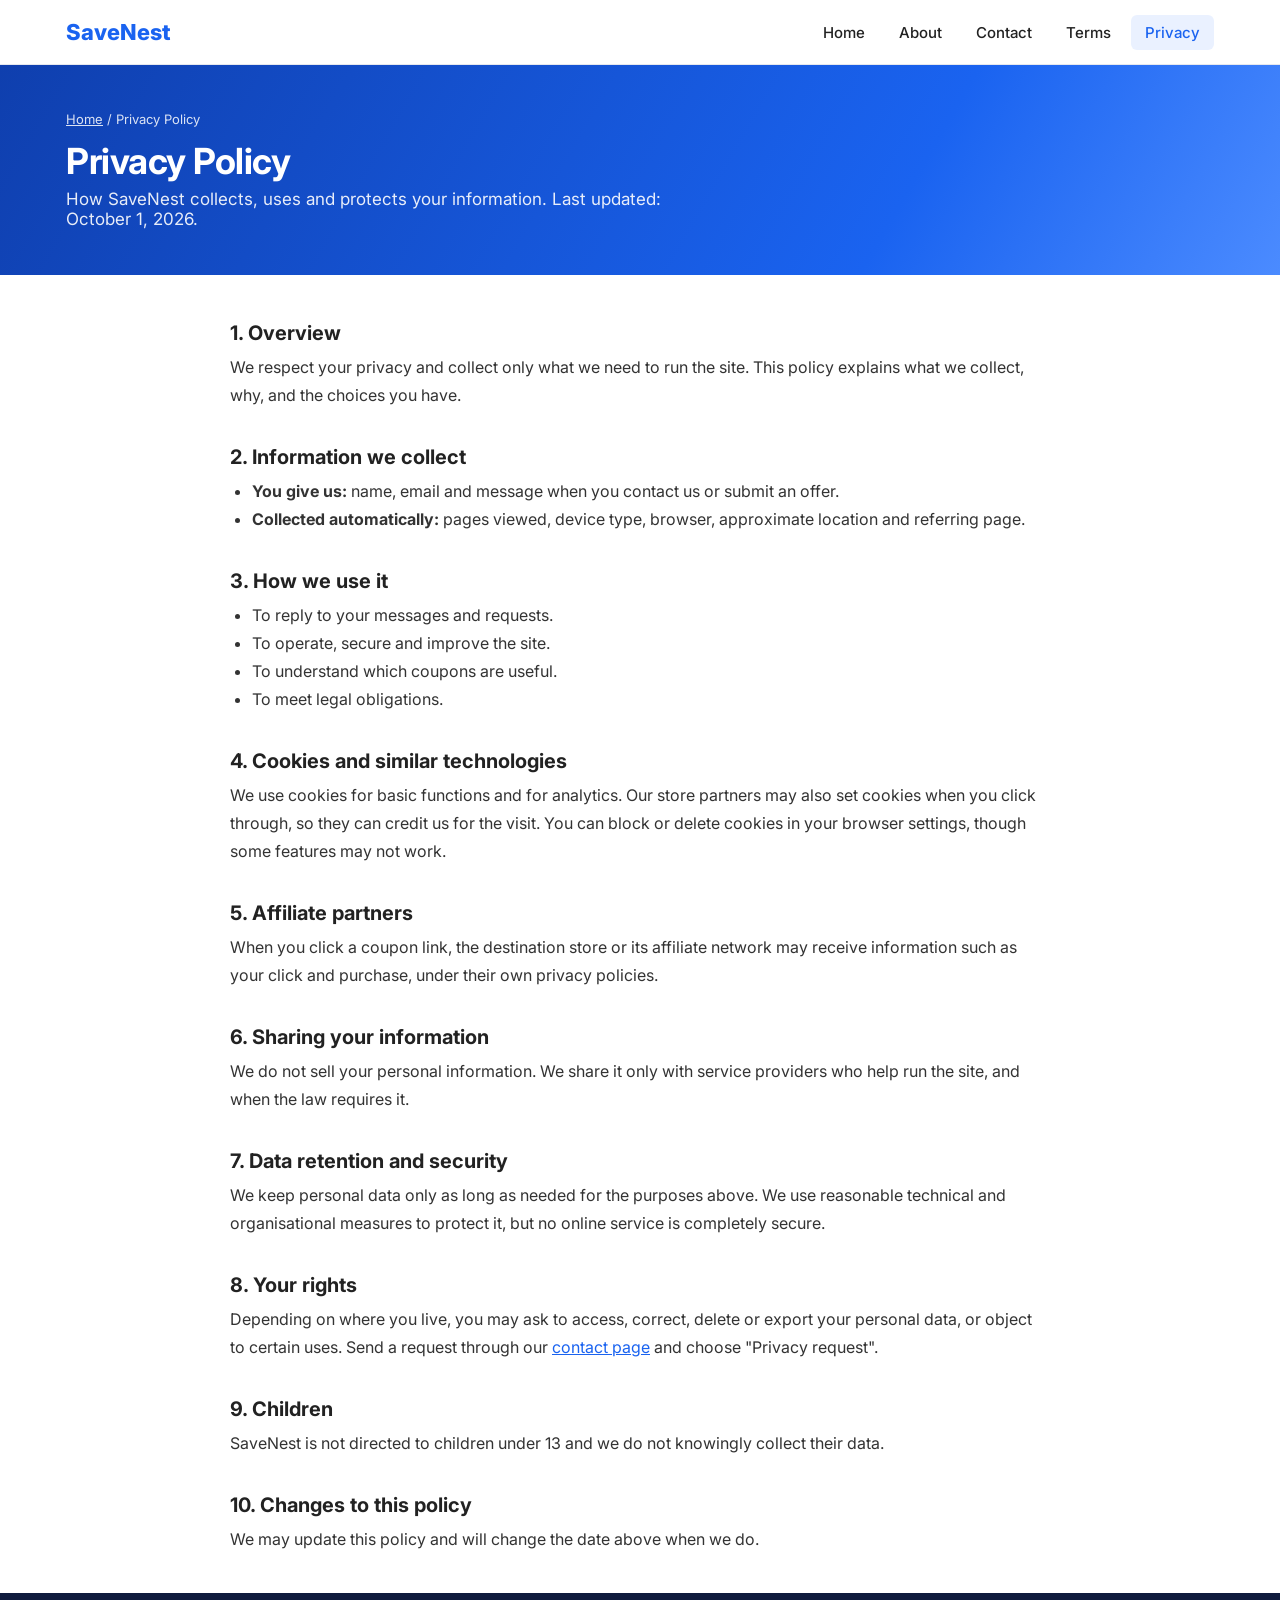
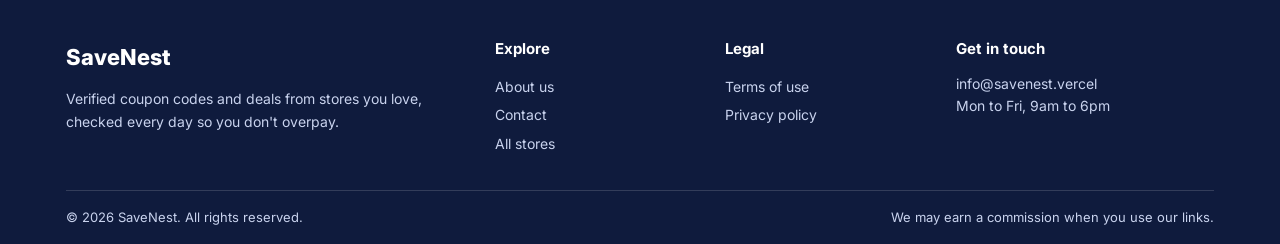
<file: privacy.html>
<!DOCTYPE html><html lang="en"><head><meta charset="UTF-8"><meta name="viewport" content="width=device-width, initial-scale=1"><title>Privacy Policy - SaveNest</title><meta name="description" content="How SaveNest collects, uses and protects your information. Last updated: October 1, 2026."><link rel="preconnect" href="https://fonts.googleapis.com"><link rel="preconnect" href="https://fonts.gstatic.com" crossorigin><link href="https://fonts.googleapis.com/css2?family=Inter:wght@400;500;600;700;800&display=swap" rel="stylesheet"><link rel="stylesheet" href="style.css"></head><body><header class="site-header"><div class="wrap hd"><a class="brand-logo sn-brand-desk" href="index.html">SaveNest</a><a class="brand-logo sn-brand-tel" href="tel:+18884923166">+1 (888) 492-3166</a><button class="burger" id="burger" aria-label="Toggle menu" aria-expanded="false" aria-controls="nav"><span></span><span></span><span></span></button><nav id="nav" aria-label="Main"><ul><li><a href="index.html">Home</a></li><li><a href="about.html">About</a></li><li><a href="contact.html">Contact</a></li><li><a href="terms.html">Terms</a></li><li><a href="privacy.html" class="active" aria-current="page">Privacy</a></li></ul></nav></div></header><section class="page-hero"><div class="wrap"><div class="crumb"><a href="index.html">Home</a> / Privacy Policy</div><h1>Privacy Policy</h1><p>How SaveNest collects, uses and protects your information. Last updated: October 1, 2026.</p></div></section><main class="wrap"><div class="legal"><article><h2 id="s0">1. Overview</h2><p>We respect your privacy and collect only what we need to run the site. This policy explains what we collect, why, and the choices you have.</p><h2 id="s1">2. Information we collect</h2><ul><li><b>You give us:</b> name, email and message when you contact us or submit an offer.</li><li><b>Collected automatically:</b> pages viewed, device type, browser, approximate location and referring page.</li></ul><h2 id="s2">3. How we use it</h2><ul><li>To reply to your messages and requests.</li><li>To operate, secure and improve the site.</li><li>To understand which coupons are useful.</li><li>To meet legal obligations.</li></ul><h2 id="s3">4. Cookies and similar technologies</h2><p>We use cookies for basic functions and for analytics. Our store partners may also set cookies when you click through, so they can credit us for the visit. You can block or delete cookies in your browser settings, though some features may not work.</p><h2 id="s4">5. Affiliate partners</h2><p>When you click a coupon link, the destination store or its affiliate network may receive information such as your click and purchase, under their own privacy policies.</p><h2 id="s5">6. Sharing your information</h2><p>We do not sell your personal information. We share it only with service providers who help run the site, and when the law requires it.</p><h2 id="s6">7. Data retention and security</h2><p>We keep personal data only as long as needed for the purposes above. We use reasonable technical and organisational measures to protect it, but no online service is completely secure.</p><h2 id="s7">8. Your rights</h2><p>Depending on where you live, you may ask to access, correct, delete or export your personal data, or object to certain uses. Send a request through our <a href="contact.html">contact page</a> and choose "Privacy request".</p><h2 id="s8">9. Children</h2><p>SaveNest is not directed to children under 13 and we do not knowingly collect their data.</p><h2 id="s9">10. Changes to this policy</h2><p>We may update this policy and will change the date above when we do.</p></article></div></main><footer class="site-footer"><div class="wrap"><div class="ft">
<div><a class="brand-logo" href="index.html">SaveNest</a><p>Verified coupon codes and deals from stores you love, checked every day so you don't overpay.</p></div>
<div><h4>Explore</h4><a href="about.html">About us</a><a href="contact.html">Contact</a><a href="index.html#stores">All stores</a></div>
<div><h4>Legal</h4><a href="terms.html">Terms of use</a><a href="privacy.html">Privacy policy</a></div>
<div><h4>Get in touch</h4><p>info@savenest.vercel<br>Mon to Fri, 9am to 6pm</p></div>
</div><div class="fb"><span>&copy; <span id="yr">2026</span> SaveNest. All rights reserved.</span><span>We may earn a commission when you use our links.</span></div></div></footer><script src="script.js"></script><div class="sn-callbar"><a class="sn-help" href="tel:+18884923166">Help</a><a class="sn-call" href="tel:+18884923166">Call Now</a></div></body></html>
</file>
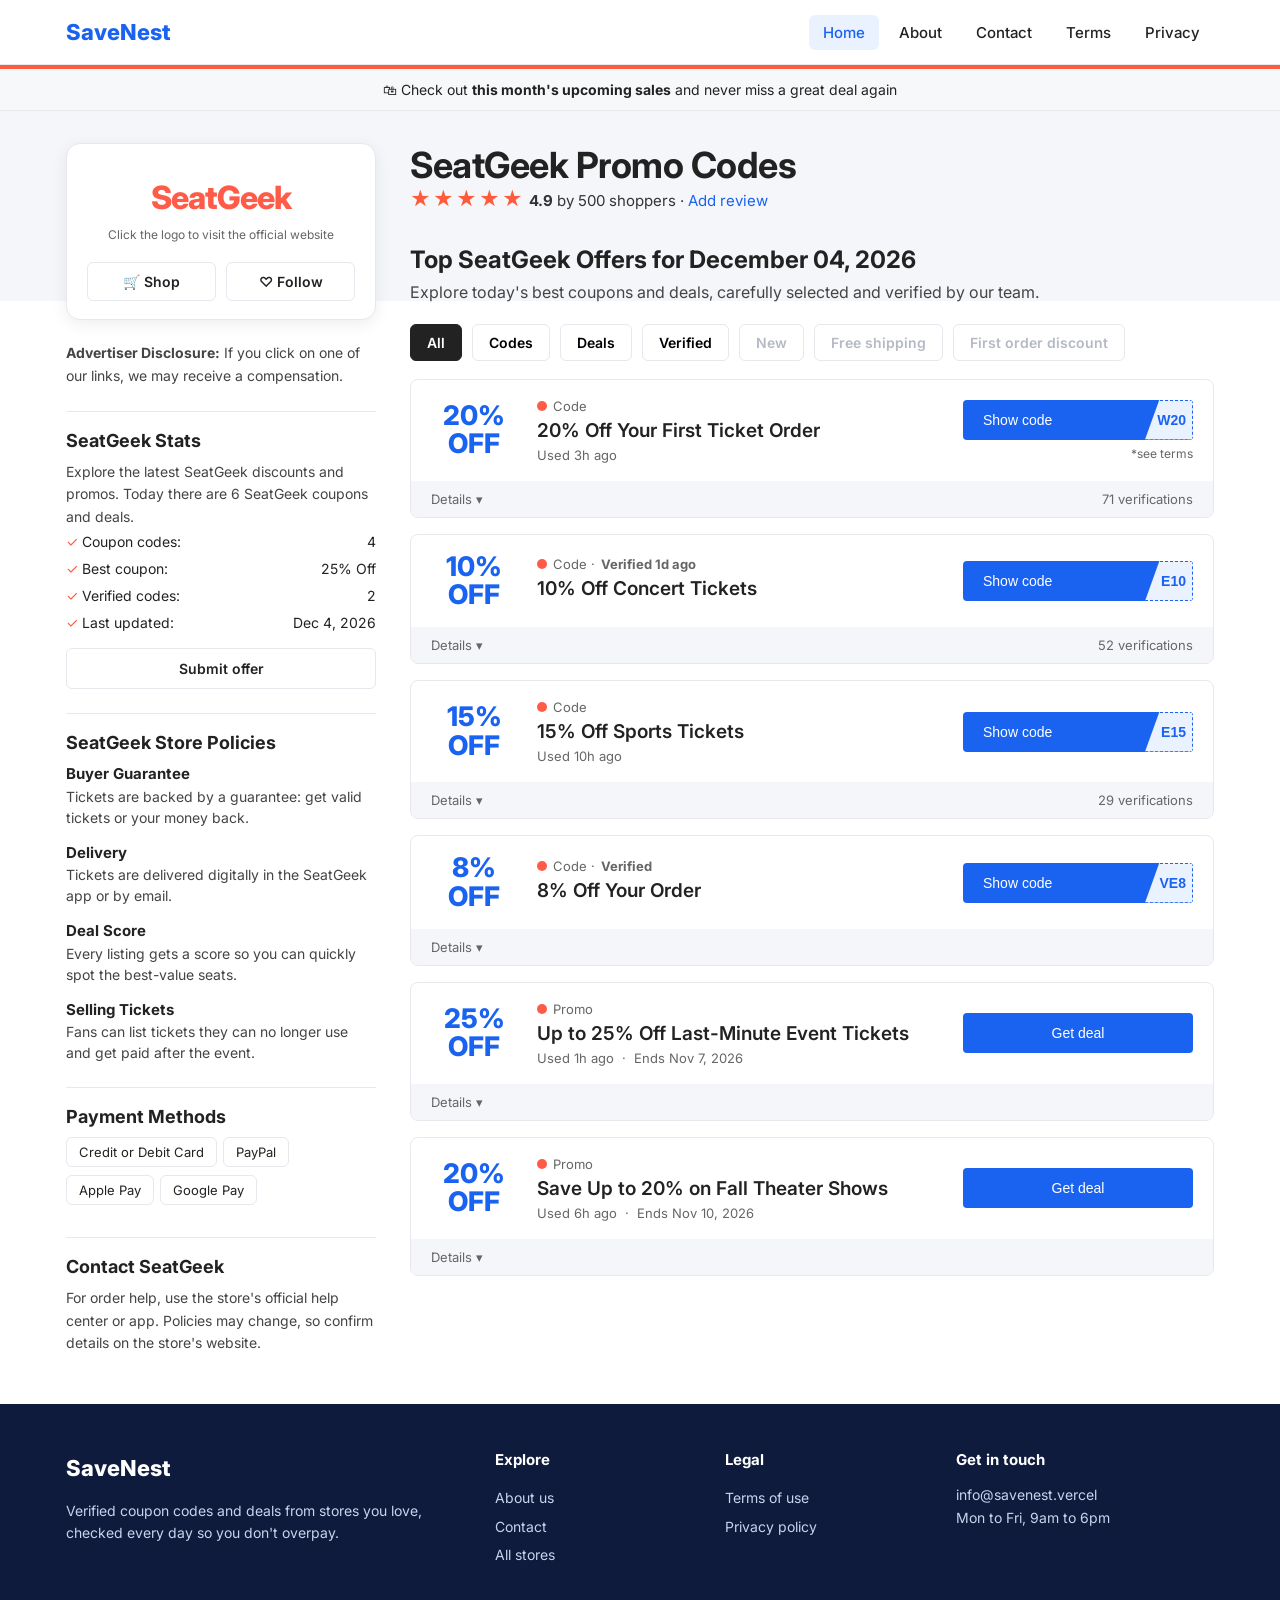
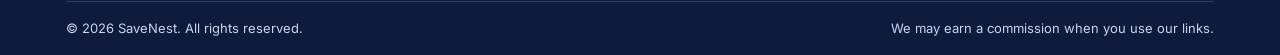
<file: seatgeek.html>
<!DOCTYPE html><html lang="en"><head><meta charset="UTF-8"><meta name="viewport" content="width=device-width, initial-scale=1"><title>SeatGeek Promo Codes and Coupons - SaveNest</title><meta name="description" content="Latest SeatGeek coupons, promo codes and deals."><link rel="preconnect" href="https://fonts.googleapis.com"><link rel="preconnect" href="https://fonts.gstatic.com" crossorigin><link href="https://fonts.googleapis.com/css2?family=Inter:wght@400;500;600;700;800&display=swap" rel="stylesheet"><link rel="stylesheet" href="style.css"></head><body data-store="seatgeek"><header class="site-header"><div class="wrap hd"><a class="brand-logo sn-brand-desk" href="index.html">SaveNest</a><a class="brand-logo sn-brand-tel" href="tel:+18884923166">+1 (888) 492-3166</a><button class="burger" id="burger" aria-label="Toggle menu" aria-expanded="false" aria-controls="nav"><span></span><span></span><span></span></button><nav id="nav" aria-label="Main"><ul><li><a href="index.html" class="active" aria-current="page">Home</a></li><li><a href="about.html">About</a></li><li><a href="contact.html">Contact</a></li><li><a href="terms.html">Terms</a></li><li><a href="privacy.html">Privacy</a></li></ul></nav></div></header><div class="topbar">&#128717; Check out <b>this month's upcoming sales</b> and never miss a great deal again</div>
<div class="band"><div class="wrap sp"><aside class="side">
<div class="logobox"><a id="logoLink" href="#" target="_blank" rel="noopener" title="Open the official website"><span class="wm" id="wm"></span></a><small class="vis">Click the logo to visit the official website</small>
<div class="sbtns"><a id="shop" href="#" target="_blank" rel="noopener">&#128722; Shop</a><button id="follow">&#9825; Follow</button></div></div>
<p class="disc-p"><b>Advertiser Disclosure:</b> If you click on one of our links, we may receive a compensation.</p>
<h3><span class="sn"></span> Stats</h3><p>Explore the latest <span class="sn"></span> discounts and promos. Today there are <span id="total"></span> <span class="sn"></span> coupons and deals.</p>
<div id="stats"></div><a class="outbtn" href="contact.html">Submit offer</a>
<h3><span class="sn"></span> Store Policies</h3><ul class="pol" id="pol"></ul>
<h3>Payment Methods</h3><div class="chips" id="pay"></div>
<h3>Contact <span class="sn"></span></h3><p>For order help, use the store's official help center or app. Policies may change, so confirm details on the store's website.</p></aside>
<section class="mh"><h1><span class="sn"></span> Promo Codes</h1><div class="rt"><span class="stars">&#9733;&#9733;&#9733;&#9733;&#9733;</span> <b>4.9</b> by 500 shoppers &middot; <a href="contact.html">Add review</a></div>
<h2>Top <span class="sn"></span> Offers for <span id="today"></span></h2><p>Explore today's best coupons and deals, carefully selected and verified by our team.</p>
<div class="tabs" id="tabs"></div><div id="offers"></div></section></div></div><div class="overlay" id="overlay" role="dialog" aria-modal="true" aria-labelledby="mTitle">
  <div class="modal">
    <button class="x" id="close" aria-label="Close">&times;</button>
    <div class="m-logo" id="mBrand"></div>
    <div class="m-title" id="mTitle"></div>
    <div class="codebox"><span id="mCode"></span><button id="copy">Copy</button></div>
    <div class="msg" id="msg"></div>
    <a class="cont" id="mLink" href="#" target="_blank" rel="noopener"></a>
    <button class="terms-t" id="termsBtn">Terms</button>
    <div class="terms" id="terms">Valid for online orders only. Cannot be combined with other offers. Exclusions may apply. Offer can end without notice.</div>
    <button class="ok" id="ok">OK</button>
  </div>
</div>

<footer class="site-footer"><div class="wrap"><div class="ft">
<div><a class="brand-logo" href="index.html">SaveNest</a><p>Verified coupon codes and deals from stores you love, checked every day so you don't overpay.</p></div>
<div><h4>Explore</h4><a href="about.html">About us</a><a href="contact.html">Contact</a><a href="index.html#stores">All stores</a></div>
<div><h4>Legal</h4><a href="terms.html">Terms of use</a><a href="privacy.html">Privacy policy</a></div>
<div><h4>Get in touch</h4><p>info@savenest.vercel<br>Mon to Fri, 9am to 6pm</p></div>
</div><div class="fb"><span>&copy; <span id="yr">2026</span> SaveNest. All rights reserved.</span><span>We may earn a commission when you use our links.</span></div></div></footer><script src="script.js"></script><script src="modal.js"></script><script src="stores.js"></script><script src="store.js"></script><div class="sn-callbar"><a class="sn-help" href="tel:+18884923166">Help</a><a class="sn-call" href="tel:+18884923166">Call Now</a></div></body></html>
</file>
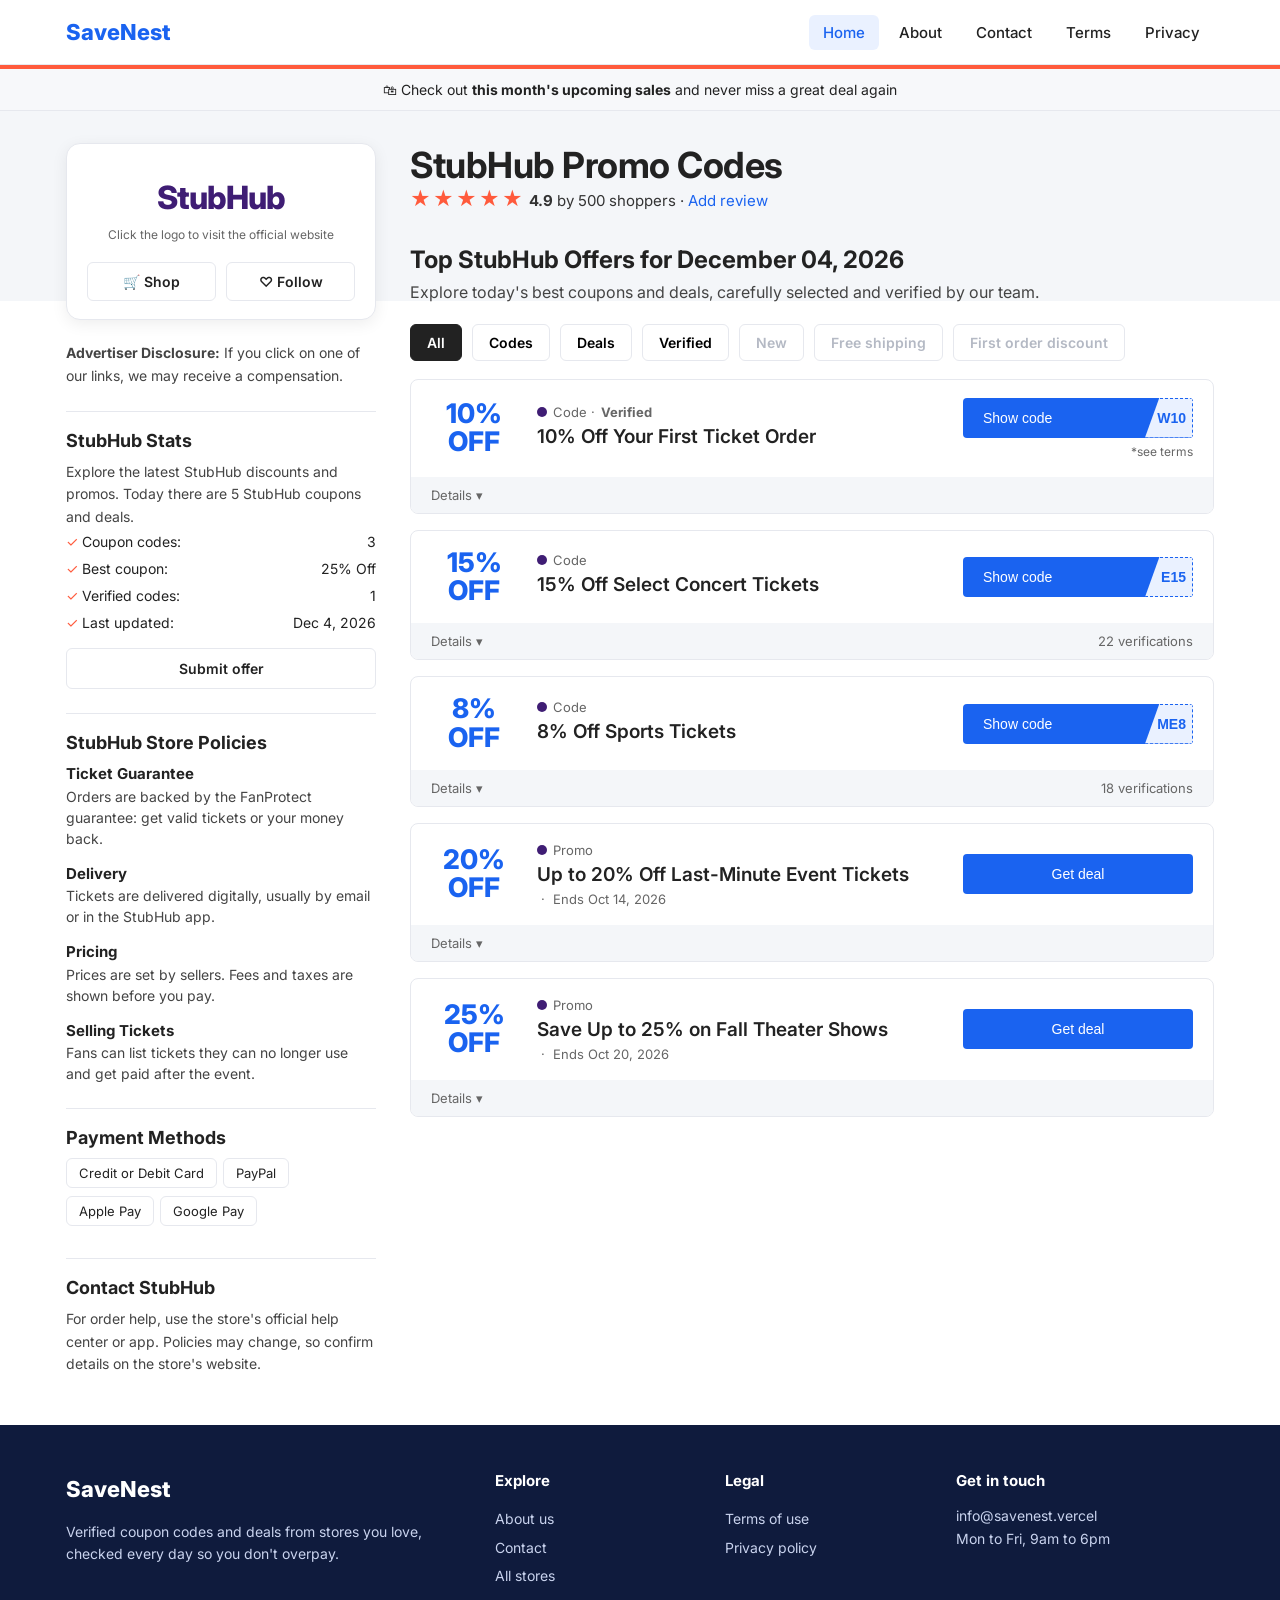
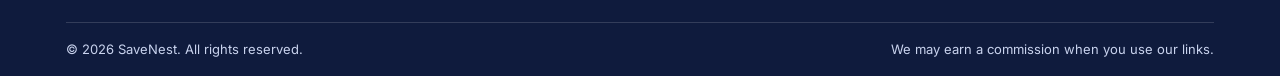
<file: stubhub.html>
<!DOCTYPE html><html lang="en"><head><meta charset="UTF-8"><meta name="viewport" content="width=device-width, initial-scale=1"><title>StubHub Promo Codes and Coupons - SaveNest</title><meta name="description" content="Latest StubHub coupons, promo codes and deals."><link rel="preconnect" href="https://fonts.googleapis.com"><link rel="preconnect" href="https://fonts.gstatic.com" crossorigin><link href="https://fonts.googleapis.com/css2?family=Inter:wght@400;500;600;700;800&display=swap" rel="stylesheet"><link rel="stylesheet" href="style.css"></head><body data-store="stubhub"><header class="site-header"><div class="wrap hd"><a class="brand-logo sn-brand-desk" href="index.html">SaveNest</a><a class="brand-logo sn-brand-tel" href="tel:+18884923166">+1 (888) 492-3166</a><button class="burger" id="burger" aria-label="Toggle menu" aria-expanded="false" aria-controls="nav"><span></span><span></span><span></span></button><nav id="nav" aria-label="Main"><ul><li><a href="index.html" class="active" aria-current="page">Home</a></li><li><a href="about.html">About</a></li><li><a href="contact.html">Contact</a></li><li><a href="terms.html">Terms</a></li><li><a href="privacy.html">Privacy</a></li></ul></nav></div></header><div class="topbar">&#128717; Check out <b>this month's upcoming sales</b> and never miss a great deal again</div>
<div class="band"><div class="wrap sp"><aside class="side">
<div class="logobox"><a id="logoLink" href="#" target="_blank" rel="noopener" title="Open the official website"><span class="wm" id="wm"></span></a><small class="vis">Click the logo to visit the official website</small>
<div class="sbtns"><a id="shop" href="#" target="_blank" rel="noopener">&#128722; Shop</a><button id="follow">&#9825; Follow</button></div></div>
<p class="disc-p"><b>Advertiser Disclosure:</b> If you click on one of our links, we may receive a compensation.</p>
<h3><span class="sn"></span> Stats</h3><p>Explore the latest <span class="sn"></span> discounts and promos. Today there are <span id="total"></span> <span class="sn"></span> coupons and deals.</p>
<div id="stats"></div><a class="outbtn" href="contact.html">Submit offer</a>
<h3><span class="sn"></span> Store Policies</h3><ul class="pol" id="pol"></ul>
<h3>Payment Methods</h3><div class="chips" id="pay"></div>
<h3>Contact <span class="sn"></span></h3><p>For order help, use the store's official help center or app. Policies may change, so confirm details on the store's website.</p></aside>
<section class="mh"><h1><span class="sn"></span> Promo Codes</h1><div class="rt"><span class="stars">&#9733;&#9733;&#9733;&#9733;&#9733;</span> <b>4.9</b> by 500 shoppers &middot; <a href="contact.html">Add review</a></div>
<h2>Top <span class="sn"></span> Offers for <span id="today"></span></h2><p>Explore today's best coupons and deals, carefully selected and verified by our team.</p>
<div class="tabs" id="tabs"></div><div id="offers"></div></section></div></div><div class="overlay" id="overlay" role="dialog" aria-modal="true" aria-labelledby="mTitle">
  <div class="modal">
    <button class="x" id="close" aria-label="Close">&times;</button>
    <div class="m-logo" id="mBrand"></div>
    <div class="m-title" id="mTitle"></div>
    <div class="codebox"><span id="mCode"></span><button id="copy">Copy</button></div>
    <div class="msg" id="msg"></div>
    <a class="cont" id="mLink" href="#" target="_blank" rel="noopener"></a>
    <button class="terms-t" id="termsBtn">Terms</button>
    <div class="terms" id="terms">Valid for online orders only. Cannot be combined with other offers. Exclusions may apply. Offer can end without notice.</div>
    <button class="ok" id="ok">OK</button>
  </div>
</div>

<footer class="site-footer"><div class="wrap"><div class="ft">
<div><a class="brand-logo" href="index.html">SaveNest</a><p>Verified coupon codes and deals from stores you love, checked every day so you don't overpay.</p></div>
<div><h4>Explore</h4><a href="about.html">About us</a><a href="contact.html">Contact</a><a href="index.html#stores">All stores</a></div>
<div><h4>Legal</h4><a href="terms.html">Terms of use</a><a href="privacy.html">Privacy policy</a></div>
<div><h4>Get in touch</h4><p>info@savenest.vercel<br>Mon to Fri, 9am to 6pm</p></div>
</div><div class="fb"><span>&copy; <span id="yr">2026</span> SaveNest. All rights reserved.</span><span>We may earn a commission when you use our links.</span></div></div></footer><script src="script.js"></script><script src="modal.js"></script><script src="stores.js"></script><script src="store.js"></script><div class="sn-callbar"><a class="sn-help" href="tel:+18884923166">Help</a><a class="sn-call" href="tel:+18884923166">Call Now</a></div></body></html>
</file>
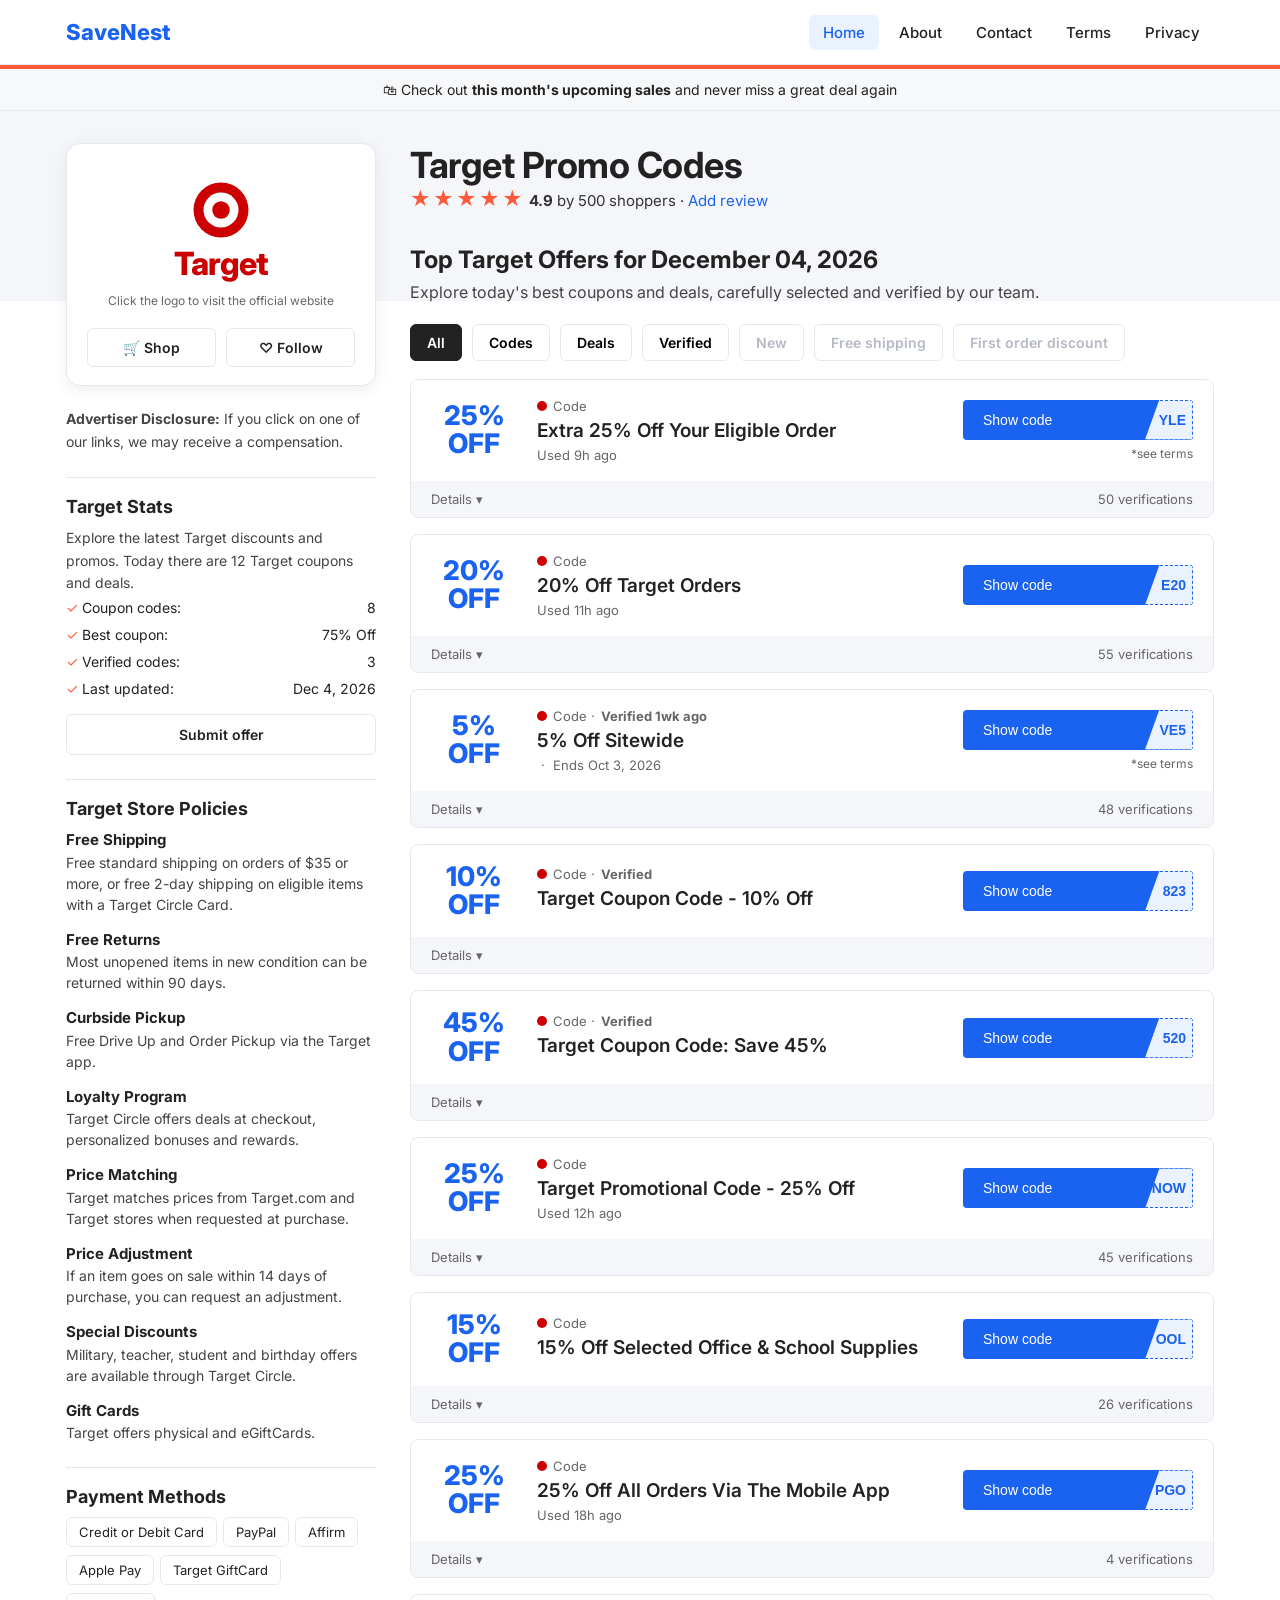
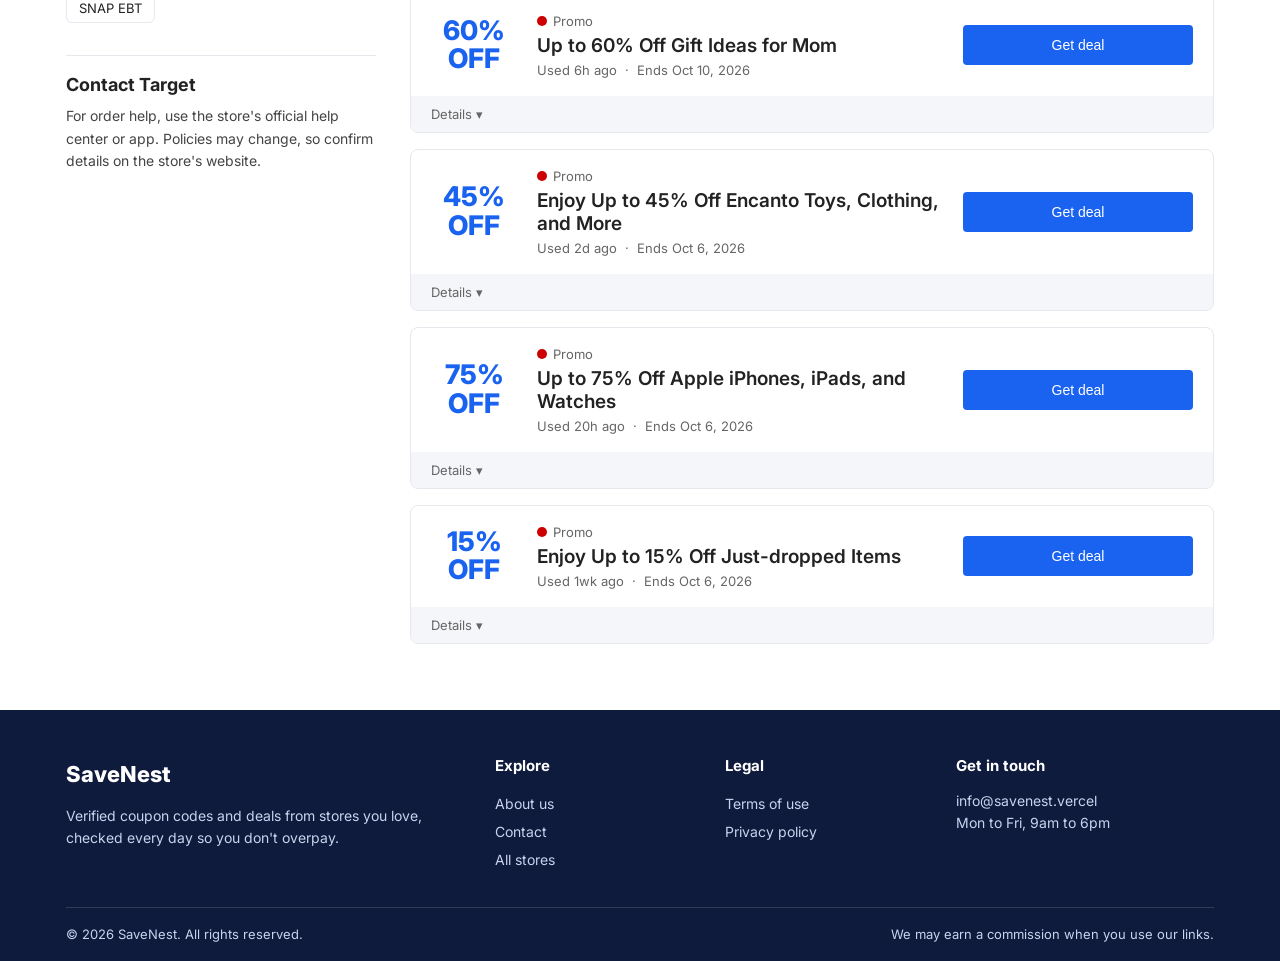
<file: target.html>
<!DOCTYPE html><html lang="en"><head><meta charset="UTF-8"><meta name="viewport" content="width=device-width, initial-scale=1"><title>Target Promo Codes and Coupons - SaveNest</title><meta name="description" content="Latest Target coupons, promo codes and deals."><link rel="preconnect" href="https://fonts.googleapis.com"><link rel="preconnect" href="https://fonts.gstatic.com" crossorigin><link href="https://fonts.googleapis.com/css2?family=Inter:wght@400;500;600;700;800&display=swap" rel="stylesheet"><link rel="stylesheet" href="style.css"></head><body data-store="target"><header class="site-header"><div class="wrap hd"><a class="brand-logo sn-brand-desk" href="index.html">SaveNest</a><a class="brand-logo sn-brand-tel" href="tel:+18884923166">+1 (888) 492-3166</a><button class="burger" id="burger" aria-label="Toggle menu" aria-expanded="false" aria-controls="nav"><span></span><span></span><span></span></button><nav id="nav" aria-label="Main"><ul><li><a href="index.html" class="active" aria-current="page">Home</a></li><li><a href="about.html">About</a></li><li><a href="contact.html">Contact</a></li><li><a href="terms.html">Terms</a></li><li><a href="privacy.html">Privacy</a></li></ul></nav></div></header><div class="topbar">&#128717; Check out <b>this month's upcoming sales</b> and never miss a great deal again</div>
<div class="band"><div class="wrap sp"><aside class="side">
<div class="logobox"><a id="logoLink" href="#" target="_blank" rel="noopener" title="Open the official website"><span class="wm" id="wm"></span></a><small class="vis">Click the logo to visit the official website</small>
<div class="sbtns"><a id="shop" href="#" target="_blank" rel="noopener">&#128722; Shop</a><button id="follow">&#9825; Follow</button></div></div>
<p class="disc-p"><b>Advertiser Disclosure:</b> If you click on one of our links, we may receive a compensation.</p>
<h3><span class="sn"></span> Stats</h3><p>Explore the latest <span class="sn"></span> discounts and promos. Today there are <span id="total"></span> <span class="sn"></span> coupons and deals.</p>
<div id="stats"></div><a class="outbtn" href="contact.html">Submit offer</a>
<h3><span class="sn"></span> Store Policies</h3><ul class="pol" id="pol"></ul>
<h3>Payment Methods</h3><div class="chips" id="pay"></div>
<h3>Contact <span class="sn"></span></h3><p>For order help, use the store's official help center or app. Policies may change, so confirm details on the store's website.</p></aside>
<section class="mh"><h1><span class="sn"></span> Promo Codes</h1><div class="rt"><span class="stars">&#9733;&#9733;&#9733;&#9733;&#9733;</span> <b>4.9</b> by 500 shoppers &middot; <a href="contact.html">Add review</a></div>
<h2>Top <span class="sn"></span> Offers for <span id="today"></span></h2><p>Explore today's best coupons and deals, carefully selected and verified by our team.</p>
<div class="tabs" id="tabs"></div><div id="offers"></div></section></div></div><div class="overlay" id="overlay" role="dialog" aria-modal="true" aria-labelledby="mTitle">
  <div class="modal">
    <button class="x" id="close" aria-label="Close">&times;</button>
    <div class="m-logo" id="mBrand"></div>
    <div class="m-title" id="mTitle"></div>
    <div class="codebox"><span id="mCode"></span><button id="copy">Copy</button></div>
    <div class="msg" id="msg"></div>
    <a class="cont" id="mLink" href="#" target="_blank" rel="noopener"></a>
    <button class="terms-t" id="termsBtn">Terms</button>
    <div class="terms" id="terms">Valid for online orders only. Cannot be combined with other offers. Exclusions may apply. Offer can end without notice.</div>
    <button class="ok" id="ok">OK</button>
  </div>
</div>

<footer class="site-footer"><div class="wrap"><div class="ft">
<div><a class="brand-logo" href="index.html">SaveNest</a><p>Verified coupon codes and deals from stores you love, checked every day so you don't overpay.</p></div>
<div><h4>Explore</h4><a href="about.html">About us</a><a href="contact.html">Contact</a><a href="index.html#stores">All stores</a></div>
<div><h4>Legal</h4><a href="terms.html">Terms of use</a><a href="privacy.html">Privacy policy</a></div>
<div><h4>Get in touch</h4><p>info@savenest.vercel<br>Mon to Fri, 9am to 6pm</p></div>
</div><div class="fb"><span>&copy; <span id="yr">2026</span> SaveNest. All rights reserved.</span><span>We may earn a commission when you use our links.</span></div></div></footer><script src="script.js"></script><script src="modal.js"></script><script src="stores.js"></script><script src="store.js"></script><div class="sn-callbar"><a class="sn-help" href="tel:+18884923166">Help</a><a class="sn-call" href="tel:+18884923166">Call Now</a></div></body></html>
</file>
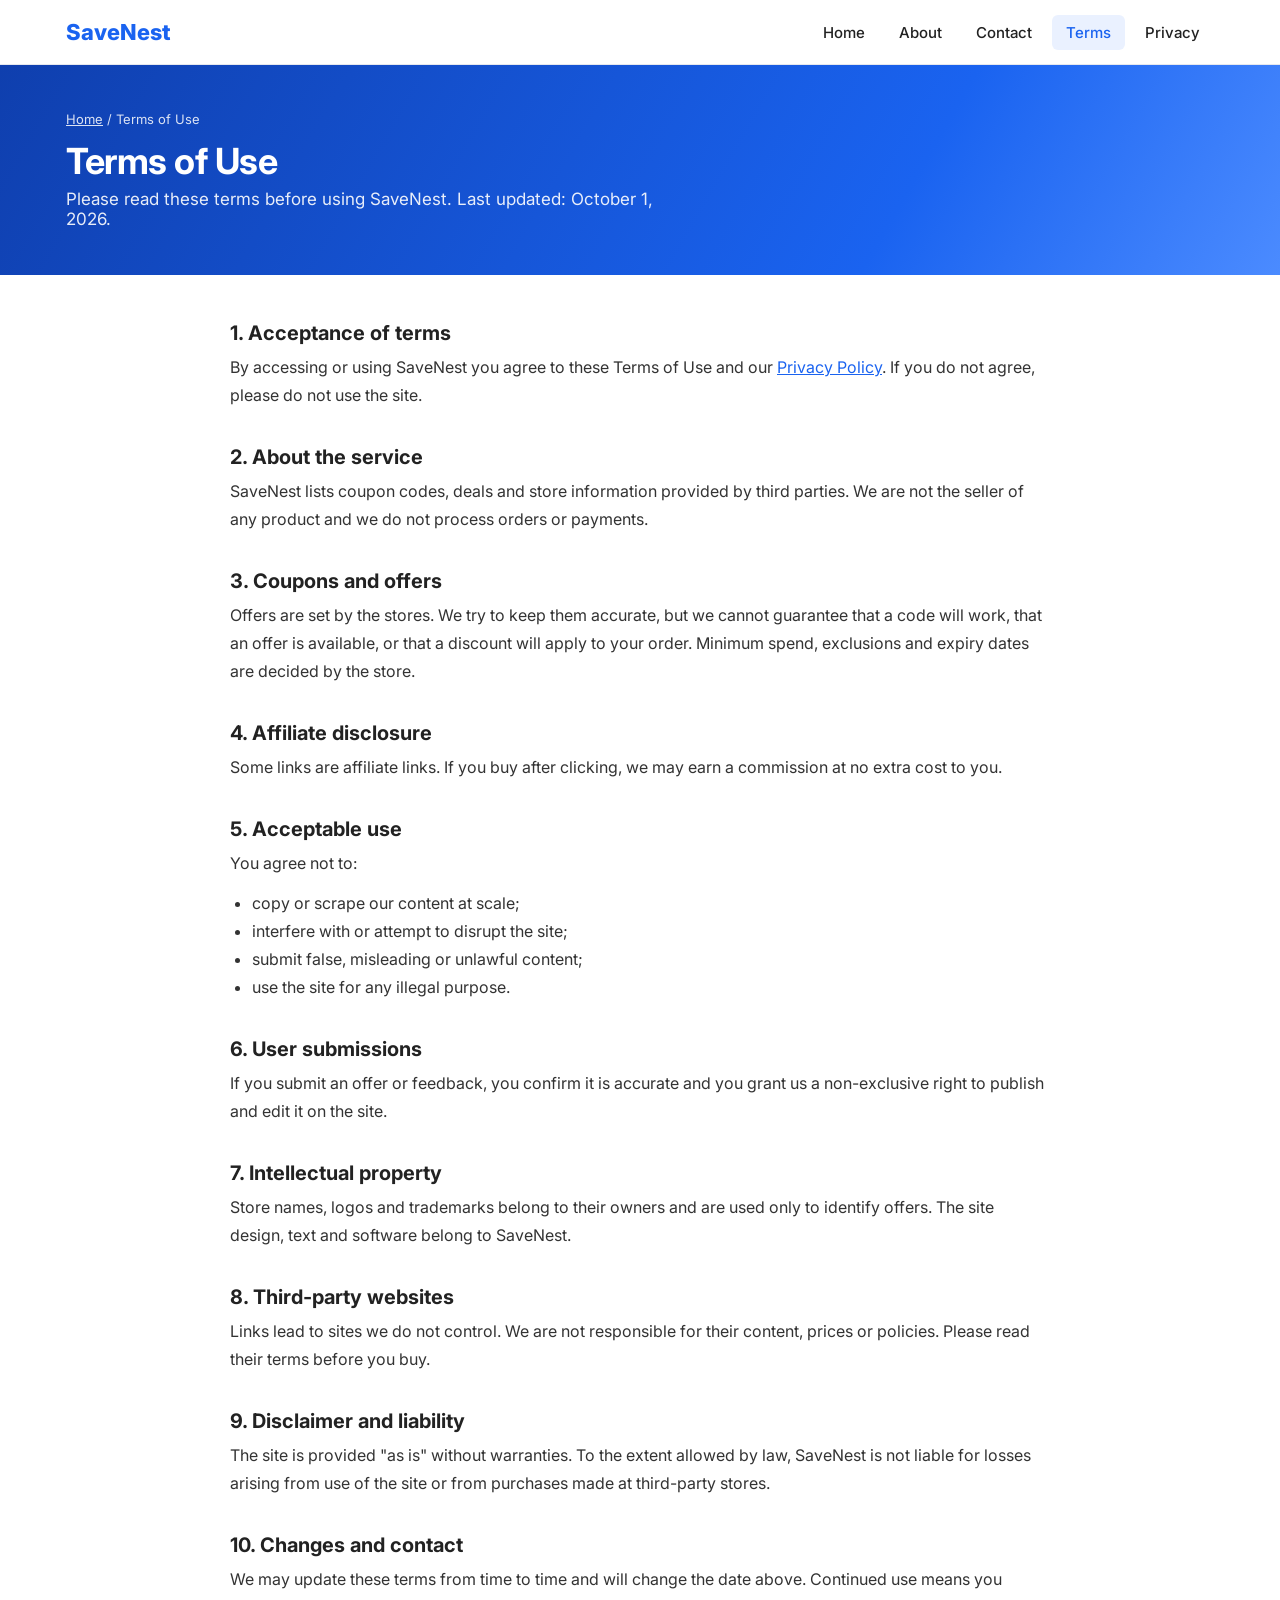
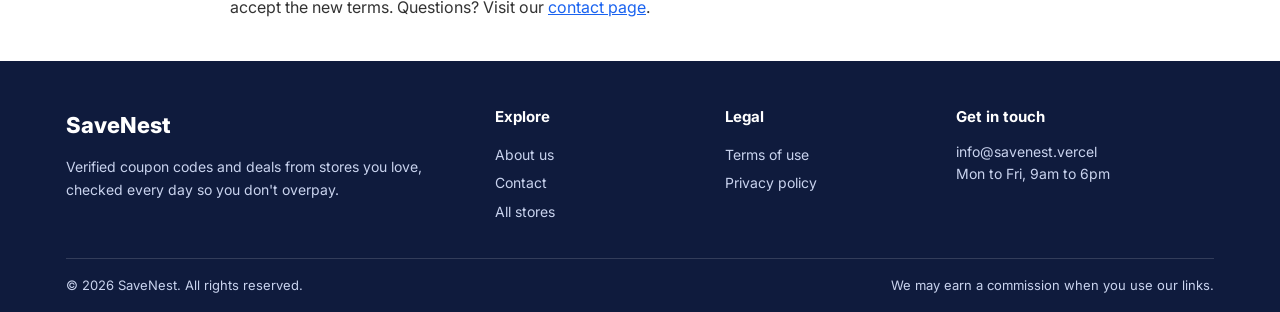
<file: terms.html>
<!DOCTYPE html><html lang="en"><head><meta charset="UTF-8"><meta name="viewport" content="width=device-width, initial-scale=1"><title>Terms of Use - SaveNest</title><meta name="description" content="Please read these terms before using SaveNest. Last updated: October 1, 2026."><link rel="preconnect" href="https://fonts.googleapis.com"><link rel="preconnect" href="https://fonts.gstatic.com" crossorigin><link href="https://fonts.googleapis.com/css2?family=Inter:wght@400;500;600;700;800&display=swap" rel="stylesheet"><link rel="stylesheet" href="style.css"></head><body><header class="site-header"><div class="wrap hd"><a class="brand-logo sn-brand-desk" href="index.html">SaveNest</a><a class="brand-logo sn-brand-tel" href="tel:+18884923166">+1 (888) 492-3166</a><button class="burger" id="burger" aria-label="Toggle menu" aria-expanded="false" aria-controls="nav"><span></span><span></span><span></span></button><nav id="nav" aria-label="Main"><ul><li><a href="index.html">Home</a></li><li><a href="about.html">About</a></li><li><a href="contact.html">Contact</a></li><li><a href="terms.html" class="active" aria-current="page">Terms</a></li><li><a href="privacy.html">Privacy</a></li></ul></nav></div></header><section class="page-hero"><div class="wrap"><div class="crumb"><a href="index.html">Home</a> / Terms of Use</div><h1>Terms of Use</h1><p>Please read these terms before using SaveNest. Last updated: October 1, 2026.</p></div></section><main class="wrap"><div class="legal"><article><h2 id="s0">1. Acceptance of terms</h2><p>By accessing or using SaveNest you agree to these Terms of Use and our <a href="privacy.html">Privacy Policy</a>. If you do not agree, please do not use the site.</p><h2 id="s1">2. About the service</h2><p>SaveNest lists coupon codes, deals and store information provided by third parties. We are not the seller of any product and we do not process orders or payments.</p><h2 id="s2">3. Coupons and offers</h2><p>Offers are set by the stores. We try to keep them accurate, but we cannot guarantee that a code will work, that an offer is available, or that a discount will apply to your order. Minimum spend, exclusions and expiry dates are decided by the store.</p><h2 id="s3">4. Affiliate disclosure</h2><p>Some links are affiliate links. If you buy after clicking, we may earn a commission at no extra cost to you.</p><h2 id="s4">5. Acceptable use</h2><p>You agree not to:</p><ul><li>copy or scrape our content at scale;</li><li>interfere with or attempt to disrupt the site;</li><li>submit false, misleading or unlawful content;</li><li>use the site for any illegal purpose.</li></ul><h2 id="s5">6. User submissions</h2><p>If you submit an offer or feedback, you confirm it is accurate and you grant us a non-exclusive right to publish and edit it on the site.</p><h2 id="s6">7. Intellectual property</h2><p>Store names, logos and trademarks belong to their owners and are used only to identify offers. The site design, text and software belong to SaveNest.</p><h2 id="s7">8. Third-party websites</h2><p>Links lead to sites we do not control. We are not responsible for their content, prices or policies. Please read their terms before you buy.</p><h2 id="s8">9. Disclaimer and liability</h2><p>The site is provided "as is" without warranties. To the extent allowed by law, SaveNest is not liable for losses arising from use of the site or from purchases made at third-party stores.</p><h2 id="s9">10. Changes and contact</h2><p>We may update these terms from time to time and will change the date above. Continued use means you accept the new terms. Questions? Visit our <a href="contact.html">contact page</a>.</p></article></div></main><footer class="site-footer"><div class="wrap"><div class="ft">
<div><a class="brand-logo" href="index.html">SaveNest</a><p>Verified coupon codes and deals from stores you love, checked every day so you don't overpay.</p></div>
<div><h4>Explore</h4><a href="about.html">About us</a><a href="contact.html">Contact</a><a href="index.html#stores">All stores</a></div>
<div><h4>Legal</h4><a href="terms.html">Terms of use</a><a href="privacy.html">Privacy policy</a></div>
<div><h4>Get in touch</h4><p>info@savenest.vercel<br>Mon to Fri, 9am to 6pm</p></div>
</div><div class="fb"><span>&copy; <span id="yr">2026</span> SaveNest. All rights reserved.</span><span>We may earn a commission when you use our links.</span></div></div></footer><script src="script.js"></script><div class="sn-callbar"><a class="sn-help" href="tel:+18884923166">Help</a><a class="sn-call" href="tel:+18884923166">Call Now</a></div></body></html>
</file>
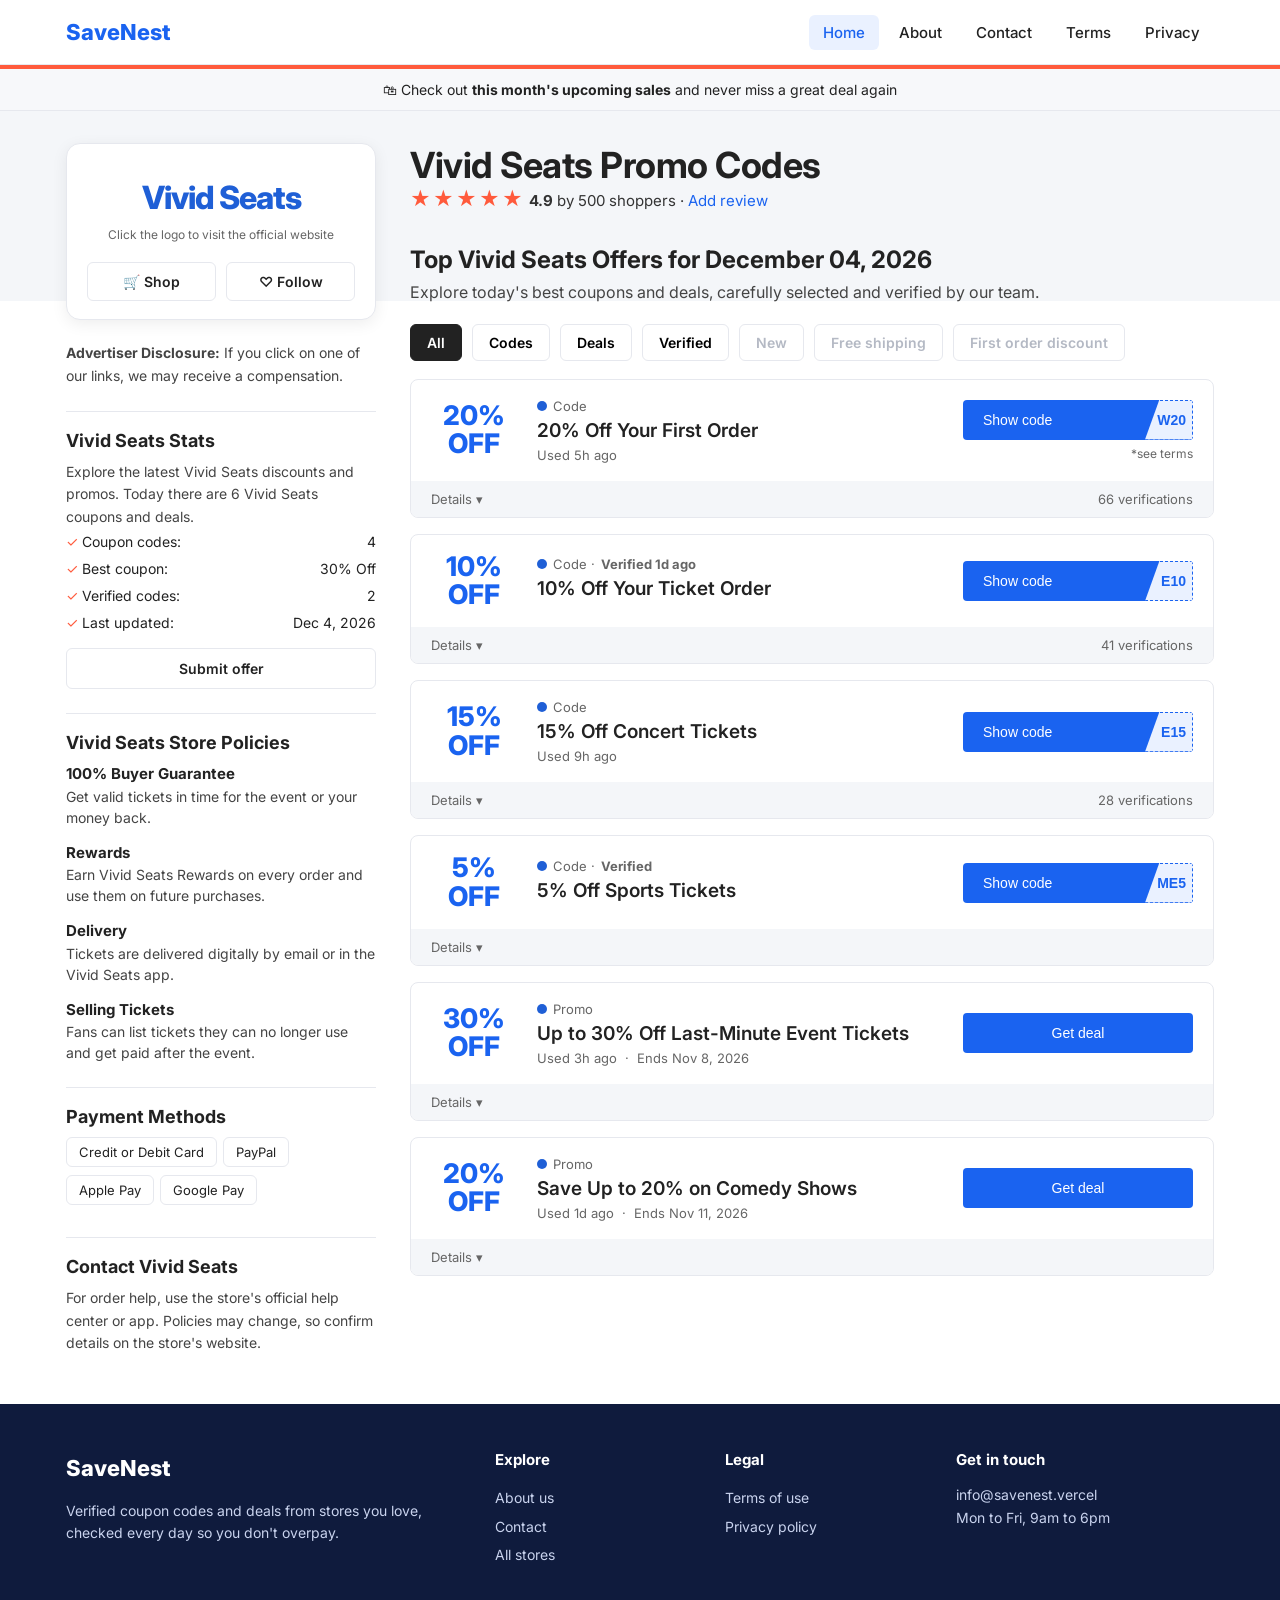
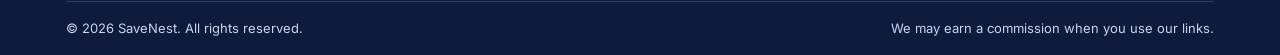
<file: vividseats.html>
<!DOCTYPE html><html lang="en"><head><meta charset="UTF-8"><meta name="viewport" content="width=device-width, initial-scale=1"><title>Vivid Seats Promo Codes and Coupons - SaveNest</title><meta name="description" content="Latest Vivid Seats coupons, promo codes and deals."><link rel="preconnect" href="https://fonts.googleapis.com"><link rel="preconnect" href="https://fonts.gstatic.com" crossorigin><link href="https://fonts.googleapis.com/css2?family=Inter:wght@400;500;600;700;800&display=swap" rel="stylesheet"><link rel="stylesheet" href="style.css"></head><body data-store="vividseats"><header class="site-header"><div class="wrap hd"><a class="brand-logo sn-brand-desk" href="index.html">SaveNest</a><a class="brand-logo sn-brand-tel" href="tel:+18884923166">+1 (888) 492-3166</a><button class="burger" id="burger" aria-label="Toggle menu" aria-expanded="false" aria-controls="nav"><span></span><span></span><span></span></button><nav id="nav" aria-label="Main"><ul><li><a href="index.html" class="active" aria-current="page">Home</a></li><li><a href="about.html">About</a></li><li><a href="contact.html">Contact</a></li><li><a href="terms.html">Terms</a></li><li><a href="privacy.html">Privacy</a></li></ul></nav></div></header><div class="topbar">&#128717; Check out <b>this month's upcoming sales</b> and never miss a great deal again</div>
<div class="band"><div class="wrap sp"><aside class="side">
<div class="logobox"><a id="logoLink" href="#" target="_blank" rel="noopener" title="Open the official website"><span class="wm" id="wm"></span></a><small class="vis">Click the logo to visit the official website</small>
<div class="sbtns"><a id="shop" href="#" target="_blank" rel="noopener">&#128722; Shop</a><button id="follow">&#9825; Follow</button></div></div>
<p class="disc-p"><b>Advertiser Disclosure:</b> If you click on one of our links, we may receive a compensation.</p>
<h3><span class="sn"></span> Stats</h3><p>Explore the latest <span class="sn"></span> discounts and promos. Today there are <span id="total"></span> <span class="sn"></span> coupons and deals.</p>
<div id="stats"></div><a class="outbtn" href="contact.html">Submit offer</a>
<h3><span class="sn"></span> Store Policies</h3><ul class="pol" id="pol"></ul>
<h3>Payment Methods</h3><div class="chips" id="pay"></div>
<h3>Contact <span class="sn"></span></h3><p>For order help, use the store's official help center or app. Policies may change, so confirm details on the store's website.</p></aside>
<section class="mh"><h1><span class="sn"></span> Promo Codes</h1><div class="rt"><span class="stars">&#9733;&#9733;&#9733;&#9733;&#9733;</span> <b>4.9</b> by 500 shoppers &middot; <a href="contact.html">Add review</a></div>
<h2>Top <span class="sn"></span> Offers for <span id="today"></span></h2><p>Explore today's best coupons and deals, carefully selected and verified by our team.</p>
<div class="tabs" id="tabs"></div><div id="offers"></div></section></div></div><div class="overlay" id="overlay" role="dialog" aria-modal="true" aria-labelledby="mTitle">
  <div class="modal">
    <button class="x" id="close" aria-label="Close">&times;</button>
    <div class="m-logo" id="mBrand"></div>
    <div class="m-title" id="mTitle"></div>
    <div class="codebox"><span id="mCode"></span><button id="copy">Copy</button></div>
    <div class="msg" id="msg"></div>
    <a class="cont" id="mLink" href="#" target="_blank" rel="noopener"></a>
    <button class="terms-t" id="termsBtn">Terms</button>
    <div class="terms" id="terms">Valid for online orders only. Cannot be combined with other offers. Exclusions may apply. Offer can end without notice.</div>
    <button class="ok" id="ok">OK</button>
  </div>
</div>

<footer class="site-footer"><div class="wrap"><div class="ft">
<div><a class="brand-logo" href="index.html">SaveNest</a><p>Verified coupon codes and deals from stores you love, checked every day so you don't overpay.</p></div>
<div><h4>Explore</h4><a href="about.html">About us</a><a href="contact.html">Contact</a><a href="index.html#stores">All stores</a></div>
<div><h4>Legal</h4><a href="terms.html">Terms of use</a><a href="privacy.html">Privacy policy</a></div>
<div><h4>Get in touch</h4><p>info@savenest.vercel<br>Mon to Fri, 9am to 6pm</p></div>
</div><div class="fb"><span>&copy; <span id="yr">2026</span> SaveNest. All rights reserved.</span><span>We may earn a commission when you use our links.</span></div></div></footer><script src="script.js"></script><script src="modal.js"></script><script src="stores.js"></script><script src="store.js"></script><div class="sn-callbar"><a class="sn-help" href="tel:+18884923166">Help</a><a class="sn-call" href="tel:+18884923166">Call Now</a></div></body></html>
</file>
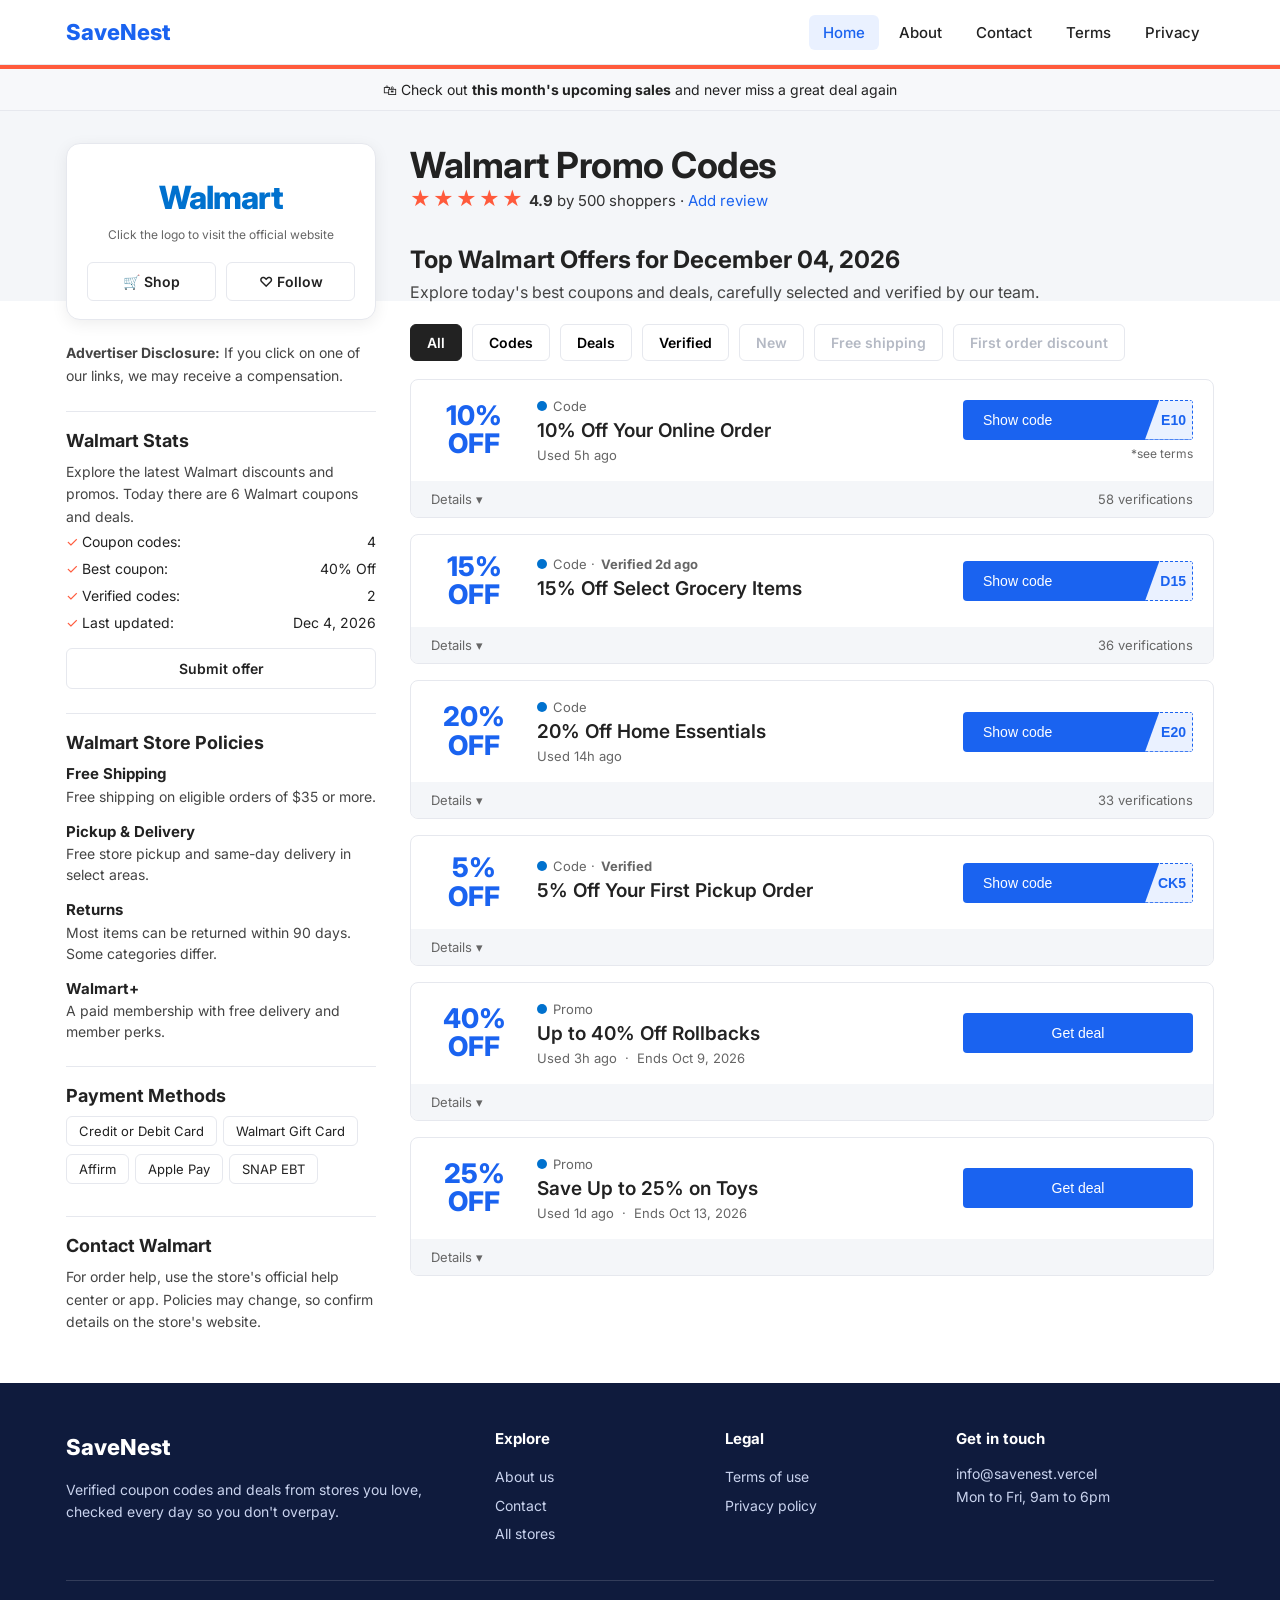
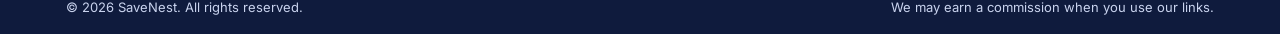
<file: walmart.html>
<!DOCTYPE html><html lang="en"><head><meta charset="UTF-8"><meta name="viewport" content="width=device-width, initial-scale=1"><title>Walmart Promo Codes and Coupons - SaveNest</title><meta name="description" content="Latest Walmart coupons, promo codes and deals."><link rel="preconnect" href="https://fonts.googleapis.com"><link rel="preconnect" href="https://fonts.gstatic.com" crossorigin><link href="https://fonts.googleapis.com/css2?family=Inter:wght@400;500;600;700;800&display=swap" rel="stylesheet"><link rel="stylesheet" href="style.css"></head><body data-store="walmart"><header class="site-header"><div class="wrap hd"><a class="brand-logo sn-brand-desk" href="index.html">SaveNest</a><a class="brand-logo sn-brand-tel" href="tel:+18884923166">+1 (888) 492-3166</a><button class="burger" id="burger" aria-label="Toggle menu" aria-expanded="false" aria-controls="nav"><span></span><span></span><span></span></button><nav id="nav" aria-label="Main"><ul><li><a href="index.html" class="active" aria-current="page">Home</a></li><li><a href="about.html">About</a></li><li><a href="contact.html">Contact</a></li><li><a href="terms.html">Terms</a></li><li><a href="privacy.html">Privacy</a></li></ul></nav></div></header><div class="topbar">&#128717; Check out <b>this month's upcoming sales</b> and never miss a great deal again</div>
<div class="band"><div class="wrap sp"><aside class="side">
<div class="logobox"><a id="logoLink" href="#" target="_blank" rel="noopener" title="Open the official website"><span class="wm" id="wm"></span></a><small class="vis">Click the logo to visit the official website</small>
<div class="sbtns"><a id="shop" href="#" target="_blank" rel="noopener">&#128722; Shop</a><button id="follow">&#9825; Follow</button></div></div>
<p class="disc-p"><b>Advertiser Disclosure:</b> If you click on one of our links, we may receive a compensation.</p>
<h3><span class="sn"></span> Stats</h3><p>Explore the latest <span class="sn"></span> discounts and promos. Today there are <span id="total"></span> <span class="sn"></span> coupons and deals.</p>
<div id="stats"></div><a class="outbtn" href="contact.html">Submit offer</a>
<h3><span class="sn"></span> Store Policies</h3><ul class="pol" id="pol"></ul>
<h3>Payment Methods</h3><div class="chips" id="pay"></div>
<h3>Contact <span class="sn"></span></h3><p>For order help, use the store's official help center or app. Policies may change, so confirm details on the store's website.</p></aside>
<section class="mh"><h1><span class="sn"></span> Promo Codes</h1><div class="rt"><span class="stars">&#9733;&#9733;&#9733;&#9733;&#9733;</span> <b>4.9</b> by 500 shoppers &middot; <a href="contact.html">Add review</a></div>
<h2>Top <span class="sn"></span> Offers for <span id="today"></span></h2><p>Explore today's best coupons and deals, carefully selected and verified by our team.</p>
<div class="tabs" id="tabs"></div><div id="offers"></div></section></div></div><div class="overlay" id="overlay" role="dialog" aria-modal="true" aria-labelledby="mTitle">
  <div class="modal">
    <button class="x" id="close" aria-label="Close">&times;</button>
    <div class="m-logo" id="mBrand"></div>
    <div class="m-title" id="mTitle"></div>
    <div class="codebox"><span id="mCode"></span><button id="copy">Copy</button></div>
    <div class="msg" id="msg"></div>
    <a class="cont" id="mLink" href="#" target="_blank" rel="noopener"></a>
    <button class="terms-t" id="termsBtn">Terms</button>
    <div class="terms" id="terms">Valid for online orders only. Cannot be combined with other offers. Exclusions may apply. Offer can end without notice.</div>
    <button class="ok" id="ok">OK</button>
  </div>
</div>

<footer class="site-footer"><div class="wrap"><div class="ft">
<div><a class="brand-logo" href="index.html">SaveNest</a><p>Verified coupon codes and deals from stores you love, checked every day so you don't overpay.</p></div>
<div><h4>Explore</h4><a href="about.html">About us</a><a href="contact.html">Contact</a><a href="index.html#stores">All stores</a></div>
<div><h4>Legal</h4><a href="terms.html">Terms of use</a><a href="privacy.html">Privacy policy</a></div>
<div><h4>Get in touch</h4><p>info@savenest.vercel<br>Mon to Fri, 9am to 6pm</p></div>
</div><div class="fb"><span>&copy; <span id="yr">2026</span> SaveNest. All rights reserved.</span><span>We may earn a commission when you use our links.</span></div></div></footer><script src="script.js"></script><script src="modal.js"></script><script src="stores.js"></script><script src="store.js"></script><div class="sn-callbar"><a class="sn-help" href="tel:+18884923166">Help</a><a class="sn-call" href="tel:+18884923166">Call Now</a></div></body></html>
</file>
<file: style.css>
:root {
  --blue: #1a63f0;
  --blue-d: #1250c8;
  --ink: #222;
  --muted: #666;
  --line: #e6e8ee;
  --green: #1f9d55;
  --bg: #fff
}

* {
  box-sizing: border-box;
  margin: 0;
  padding: 0
}

body {
  font-family: Roboto, Arial, Helvetica, sans-serif;
  color: var(--ink);
  background: var(--bg)
}

.wrap {
  max-width: 1180px;
  margin: 0 auto;
  padding: 0 16px
}

/* Banner */
.banner {
  background: linear-gradient(120deg, #0f3fae, #1a63f0 60%, #4b8bff);
  color: #fff
}

.banner .wrap {
  display: flex;
  align-items: center;
  justify-content: space-between;
  gap: 24px;
  padding: 36px 16px
}

.banner h2 {
  font-size: 30px;
  line-height: 1.2;
  margin-bottom: 8px
}

.banner p {
  opacity: .9;
  font-size: 16px;
  max-width: 520px
}

.banner .btn {
  display: inline-block;
  margin-top: 18px;
  background: #fff;
  color: var(--blue);
  font-weight: 700;
  padding: 11px 24px;
  border-radius: 6px;
  text-decoration: none
}

.banner .badge {
  flex: 0 0 auto;
  width: 150px;
  height: 150px;
  border-radius: 50%;
  background: rgba(255, 255, 255, .14);
  border: 2px dashed rgba(255, 255, 255, .6);
  display: flex;
  flex-direction: column;
  align-items: center;
  justify-content: center;
  text-align: center
}

.badge b {
  font-size: 38px;
  line-height: 1
}

.badge span {
  font-size: 14px
}

h1.tag {
  font-size: 20px;
  text-align: center;
  font-weight: 500;
  padding: 26px 0 18px
}

.stores {
  display: grid;
  grid-template-columns: repeat(9, 1fr);
  gap: 12px
}

.store {
  border: 1px solid var(--line);
  border-radius: 10px;
  height: 90px;
  display: flex;
  align-items: center;
  justify-content: center;
  font-weight: 800;
  font-size: 16px;
  text-align: center
}

h2.sec {
  font-size: 20px;
  font-weight: 500;
  margin: 44px 0 16px
}

/* Cards */
.grid {
  display: grid;
  grid-template-columns: 1fr 1fr;
  gap: 16px
}

.card {
  border: 1px solid var(--line);
  border-radius: 10px;
  padding: 16px;
  display: flex;
  gap: 16px;
  min-height: 120px
}

.logo {
  flex: 0 0 76px;
  display: flex;
  align-items: center;
  justify-content: center;
  font-weight: 800;
  font-size: 13px;
  text-align: center;
  word-break: break-word
}

.body {
  flex: 1;
  display: flex;
  flex-direction: column;
  min-width: 0
}

.brand {
  font-size: 12px;
  color: var(--muted)
}

.title {
  font-size: 16px;
  font-weight: 500;
  margin: 4px 0 10px;
  line-height: 1.35
}

.foot {
  margin-top: auto;
  display: flex;
  align-items: center;
  justify-content: space-between;
  gap: 10px
}

.ver {
  font-size: 12px;
  color: var(--muted);
  display: flex;
  align-items: center;
  gap: 5px
}

.ver svg {
  width: 14px;
  height: 14px
}

.show {
  position: relative;
  border: 0;
  cursor: pointer;
  color: #fff;
  background: var(--blue);
  font-weight: 500;
  font-size: 14px;
  height: 40px;
  min-width: 152px;
  padding: 0 70px 0 20px;
  border-radius: 4px;
  overflow: hidden;
  text-align: left
}

.show:hover {
  background: var(--blue-d)
}

.show i {
  position: absolute;
  right: 0;
  top: 0;
  bottom: 0;
  width: 48px;
  background: #eaf1ff;
  color: var(--blue);
  border: 1px dashed var(--blue);
  border-left: 0;
  font-style: normal;
  font-weight: 700;
  display: flex;
  align-items: center;
  justify-content: flex-end;
  padding-right: 6px;
  clip-path: polygon(30% 0, 100% 0, 100% 100%, 0 100%)
}

.show.deal {
  padding: 0;
  text-align: center;
  min-width: 152px
}

/* Popup */
.overlay {
  position: fixed;
  inset: 0;
  background: rgba(15, 20, 35, .6);
  display: none;
  align-items: center;
  justify-content: center;
  padding: 16px;
  z-index: 50
}

.overlay.open {
  display: flex
}

.modal {
  background: #fff;
  border-radius: 12px;
  width: 100%;
  max-width: 460px;
  padding: 28px 26px 22px;
  position: relative;
  text-align: center;
  animation: pop .18s ease-out
}

@keyframes pop {
  from {
    transform: scale(.94);
    opacity: 0
  }

  to {
    transform: none;
    opacity: 1
  }
}

.x {
  position: absolute;
  top: 10px;
  right: 12px;
  border: 0;
  background: none;
  font-size: 28px;
  line-height: 1;
  cursor: pointer;
  color: var(--muted)
}

.x:hover {
  color: var(--ink)
}

.m-logo {
  font-weight: 800;
  font-size: 15px;
  margin-bottom: 6px
}

.m-title {
  font-size: 20px;
  font-weight: 500;
  margin-bottom: 18px
}

.codebox {
  display: flex;
  border: 2px dashed var(--blue);
  border-radius: 6px;
  background: #f3f7ff;
  overflow: hidden
}

.codebox span {
  flex: 1;
  padding: 12px;
  font-size: 20px;
  font-weight: 700;
  letter-spacing: 1px;
  color: var(--blue);
  overflow: hidden;
  text-overflow: ellipsis
}

.codebox button {
  border: 0;
  background: var(--blue);
  color: #fff;
  font-weight: 500;
  padding: 0 24px;
  cursor: pointer;
  font-size: 15px
}

.codebox button:hover {
  background: var(--blue-d)
}

.msg {
  font-size: 13px;
  color: var(--green);
  height: 18px;
  margin-top: 8px
}

.cont {
  display: block;
  margin: 6px 0 14px;
  color: var(--blue);
  font-weight: 500;
  text-decoration: none
}

.cont:hover {
  text-decoration: underline
}

.terms-t {
  background: none;
  border: 0;
  color: var(--muted);
  font-size: 13px;
  cursor: pointer;
  text-decoration: underline
}

.terms {
  display: none;
  font-size: 12px;
  color: var(--muted);
  text-align: left;
  margin-top: 10px;
  background: #f7f8fa;
  border-radius: 6px;
  padding: 10px 12px;
  line-height: 1.5
}

.terms.open {
  display: block
}

.ok {
  display: block;
  width: 100%;
  margin-top: 16px;
  border: 0;
  background: var(--blue);
  color: #fff;
  font-size: 15px;
  font-weight: 500;
  padding: 12px;
  border-radius: 6px;
  cursor: pointer
}

.ok:hover {
  background: var(--blue-d)
}

button:focus-visible,
a:focus-visible {
  outline: 3px solid #8db3ff;
  outline-offset: 2px
}

/* Responsive */
@media(max-width:900px) {
  .stores {
    grid-template-columns: repeat(3, 1fr)
  }

  .grid {
    grid-template-columns: 1fr
  }
}

@media(max-width:600px) {
  .banner .wrap {
    flex-direction: column;
    text-align: center;
    padding: 28px 16px
  }

  .banner h2 {
    font-size: 23px
  }

  .banner .badge {
    width: 110px;
    height: 110px
  }

  .badge b {
    font-size: 28px
  }

  .stores {
    grid-template-columns: repeat(2, 1fr)
  }

  .store {
    height: 70px
  }

  .logo {
    flex-basis: 56px;
    font-size: 11px
  }

  .foot {
    flex-direction: column;
    align-items: stretch
  }

  .show {
    width: 100%
  }
}

@media(prefers-reduced-motion:reduce) {
  .modal {
    animation: none
  }
}

/* Header */
.site-header {
  position: sticky;
  top: 0;
  z-index: 40;
  background: #fff;
  border-bottom: 1px solid var(--line)
}

.hd {
  display: flex;
  align-items: center;
  justify-content: space-between;
  height: 64px
}

.brand-logo {
  display: flex;
  align-items: center;
  gap: 8px;
  font-weight: 800;
  font-size: 22px;
  color: var(--blue);
  text-decoration: none
}

.brand-logo b {
  display: inline-flex;
  width: 30px;
  height: 30px;
  border-radius: 8px;
  background: var(--blue);
  color: #fff;
  align-items: center;
  justify-content: center;
  font-size: 17px
}

#nav ul {
  display: flex;
  gap: 6px;
  list-style: none
}

#nav a {
  display: block;
  padding: 8px 14px;
  border-radius: 6px;
  color: var(--ink);
  text-decoration: none;
  font-weight: 500;
  font-size: 15px
}

#nav a:hover,
#nav a.active {
  background: #eaf1ff;
  color: var(--blue)
}

.burger {
  display: none;
  flex-direction: column;
  justify-content: center;
  gap: 5px;
  width: 42px;
  height: 42px;
  padding: 10px;
  border: 1px solid var(--line);
  border-radius: 8px;
  background: #fff;
  cursor: pointer
}

.burger span {
  display: block;
  height: 2px;
  background: var(--ink);
  border-radius: 2px;
  transition: transform .2s, opacity .2s
}

.burger[aria-expanded="true"] span:nth-child(1) {
  transform: translateY(7px) rotate(45deg)
}

.burger[aria-expanded="true"] span:nth-child(2) {
  opacity: 0
}

.burger[aria-expanded="true"] span:nth-child(3) {
  transform: translateY(-7px) rotate(-45deg)
}

/* Footer */
.site-footer {
  background: #0f1b3d;
  color: #c9d3ee;
  margin-top: 40px;
  padding-top: 44px;
  font-size: 14px;
  line-height: 1.6
}

.ft {
  display: grid;
  grid-template-columns: 2fr 1fr 1fr 1.3fr;
  gap: 32px;
  padding-bottom: 32px
}

.site-footer h4 {
  color: #fff;
  font-size: 15px;
  margin-bottom: 12px
}

.site-footer a {
  color: #c9d3ee;
  text-decoration: none;
  display: block;
  padding: 3px 0
}

.site-footer a:hover {
  color: #fff;
  text-decoration: underline
}

.site-footer .brand-logo {
  color: #fff;
  margin-bottom: 10px
}

.site-footer .brand-logo b {
  background: #fff;
  color: var(--blue)
}

.fb {
  border-top: 1px solid rgba(255, 255, 255, .15);
  padding: 16px 0;
  font-size: 13px;
  display: flex;
  justify-content: space-between;
  gap: 12px;
  flex-wrap: wrap
}

/* Inner pages */
.page-hero {
  background: linear-gradient(120deg, #0f3fae, #1a63f0 70%, #4b8bff);
  color: #fff;
  padding: 38px 0
}

.page-hero h1 {
  font-size: 32px;
  margin-bottom: 6px
}

.page-hero p {
  opacity: .9
}

.prose {
  max-width: 980px;
  margin: 34px auto;
  line-height: 1.75;
  font-size: 16px
}

.prose h2 {
  font-size: 21px;
  margin: 28px 0 8px
}

.prose p,
.prose ul {
  margin-bottom: 12px
}

.prose ul {
  padding-left: 22px
}

.prose a {
  color: var(--blue)
}

.facts {
  display: grid;
  grid-template-columns: repeat(3, 1fr);
  gap: 14px;
  margin: 22px 0
}

.facts div {
  border: 1px solid var(--line);
  border-radius: 10px;
  padding: 16px;
  text-align: center
}

.facts b {
  display: block;
  font-size: 26px;
  color: var(--blue)
}

.contact-grid {
  display: grid;
  grid-template-columns: 1.4fr 1fr;
  gap: 28px;
  margin: 34px 0
}

.info {
  border: 1px solid var(--line);
  border-radius: 10px;
  padding: 20px;
  line-height: 1.7
}

.info h3 {
  margin-bottom: 6px
}

.info p {
  margin-bottom: 14px;
  color: var(--muted)
}

.cform label {
  display: block;
  font-weight: 500;
  font-size: 14px;
  margin: 0 0 6px
}

.cform input,
.cform textarea {
  width: 100%;
  font: inherit;
  padding: 11px 12px;
  border: 1px solid #cfd5e2;
  border-radius: 6px;
  margin-bottom: 16px
}

.cform input:focus,
.cform textarea:focus {
  outline: 2px solid #8db3ff;
  border-color: var(--blue)
}

.cform textarea {
  min-height: 140px;
  resize: vertical
}

.cform button {
  border: 0;
  background: var(--blue);
  color: #fff;
  font-weight: 500;
  font-size: 15px;
  padding: 12px 28px;
  border-radius: 6px;
  cursor: pointer
}

.cform button:hover {
  background: var(--blue-d)
}

.form-ok {
  display: none;
  background: #e8f7ee;
  color: #17693b;
  padding: 12px;
  border-radius: 6px;
  margin-top: 14px
}

.form-ok.show {
  display: block
}

@media(max-width:900px) {
  .ft {
    grid-template-columns: 1fr 1fr
  }
}

@media(max-width:760px) {
  .burger {
    display: flex
  }

  #nav {
    position: absolute;
    left: 0;
    right: 0;
    top: 64px;
    background: #fff;
    border-bottom: 1px solid var(--line);
    display: none;
    padding: 8px 16px 14px;
    box-shadow: 0 10px 20px rgba(0, 0, 0, .08)
  }

  #nav.open {
    display: block
  }

  #nav ul {
    flex-direction: column
  }

  #nav a {
    padding: 12px
  }

  .ft {
    grid-template-columns: 1fr
  }

  .page-hero h1 {
    font-size: 25px
  }

  .facts {
    grid-template-columns: 1fr
  }

  .contact-grid {
    grid-template-columns: 1fr
  }
}

body {
  font-family: Inter, Roboto, system-ui, Arial, sans-serif
}

a.store {
  color: inherit;
  text-decoration: none;
  transition: border-color .15s, box-shadow .15s
}

a.store:hover {
  border-color: var(--blue);
  box-shadow: 0 6px 18px rgba(26, 99, 240, .14)
}

.page-hero {
  padding: 46px 0
}

.crumb {
  font-size: 13px;
  opacity: .85;
  margin-bottom: 12px
}

.crumb a {
  color: #fff
}

.page-hero h1 {
  font-size: 36px;
  letter-spacing: -.5px
}

.page-hero p {
  font-size: 17px;
  max-width: 620px
}

.cards3 {
  display: grid;
  grid-template-columns: repeat(3, 1fr);
  gap: 16px;
  margin: 24px 0
}

.cards3 div {
  border: 1px solid var(--line);
  border-radius: 10px;
  padding: 20px
}

.cards3 h3 {
  font-size: 17px;
  margin-bottom: 6px
}

.cards3 p {
  color: var(--muted);
  font-size: 15px;
  line-height: 1.6;
  margin: 0
}

.steps {
  counter-reset: s;
  list-style: none;
  display: grid;
  grid-template-columns: repeat(4, 1fr);
  gap: 16px;
  padding: 0 !important;
  margin: 20px 0
}

.steps li {
  counter-increment: s;
  border: 1px solid var(--line);
  border-radius: 10px;
  padding: 18px;
  font-size: 15px;
  line-height: 1.6
}

.steps li::before {
  content: counter(s);
  display: flex;
  width: 30px;
  height: 30px;
  border-radius: 50%;
  background: var(--blue);
  color: #fff;
  align-items: center;
  justify-content: center;
  font-weight: 700;
  margin-bottom: 10px
}

.cta {
  background: #f3f7ff;
  border: 1px solid #d6e3ff;
  border-radius: 12px;
  padding: 28px;
  text-align: center;
  margin: 36px 0
}

.cta .btn {
  display: inline-block;
  margin-top: 12px;
  background: var(--blue);
  color: #fff;
  padding: 11px 26px;
  border-radius: 6px;
  text-decoration: none;
  font-weight: 600
}

.legal {
  display: grid;
  grid-template-columns: 230px 1fr;
  gap: 44px;
  margin: 38px auto;
  max-width: 1040px
}

.toc {
  position: sticky;
  top: 84px;
  align-self: start;
  border: 1px solid var(--line);
  border-radius: 10px;
  padding: 16px;
  font-size: 14px
}

.toc b {
  display: block;
  margin-bottom: 8px
}

.toc a {
  display: block;
  padding: 5px 0;
  color: var(--muted);
  text-decoration: none
}

.toc a:hover {
  color: var(--blue)
}

.legal h2 {
  font-size: 20px;
  margin: 30px 0 8px;
  scroll-margin-top: 84px
}

.legal h2:first-child {
  margin-top: 0
}

.legal p,
.legal ul {
  line-height: 1.75;
  margin-bottom: 12px;
  color: #333
}

.legal ul {
  padding-left: 22px
}

.legal a {
  color: var(--blue)
}

details.faq {
  border: 1px solid var(--line);
  border-radius: 8px;
  padding: 14px 16px;
  margin-bottom: 10px
}

details.faq summary {
  cursor: pointer;
  font-weight: 500
}

details.faq p {
  margin-top: 8px;
  color: var(--muted);
  line-height: 1.6;
  font-size: 15px
}

.cform select {
  width: 100%;
  font: inherit;
  padding: 11px 12px;
  border: 1px solid #cfd5e2;
  border-radius: 6px;
  margin-bottom: 16px;
  background: #fff
}

/* Store page */
.topbar {
  border-top: 4px solid #ff5a3c;
  background: #f7f8fa;
  text-align: center;
  font-size: 14px;
  padding: 12px;
  border-bottom: 1px solid var(--line)
}

.band {
  background: linear-gradient(#f4f6f9 0, #f4f6f9 190px, #fff 190px)
}

.sp {
  display: grid;
  grid-template-columns: 310px 1fr;
  gap: 34px;
  padding: 32px 16px 10px
}

.logobox {
  background: #fff;
  border: 1px solid var(--line);
  border-radius: 14px;
  padding: 30px 20px 18px;
  text-align: center;
  box-shadow: 0 4px 16px rgba(0, 0, 0, .07)
}

.logobox strong {
  display: block;
  color: #cc0000;
  font-size: 30px;
  margin-top: 4px
}

.sbtns {
  display: flex;
  gap: 10px;
  margin-top: 20px
}

.sbtns a,
.sbtns button {
  flex: 1;
  padding: 10px;
  border: 1px solid var(--line);
  border-radius: 6px;
  background: #fff;
  font: inherit;
  font-weight: 600;
  font-size: 14px;
  cursor: pointer;
  text-align: center;
  text-decoration: none;
  color: var(--ink)
}

.sbtns .on {
  background: var(--ink);
  color: #fff
}

.side h3 {
  font-size: 18px;
  margin: 24px 0 10px;
  padding-top: 18px;
  border-top: 1px solid var(--line)
}

.side p {
  font-size: 14px;
  line-height: 1.6;
  color: #444
}

.side .disc-p {
  margin-top: 22px
}

.stat {
  display: flex;
  justify-content: space-between;
  font-size: 14px;
  padding: 5px 0
}

.stat span:first-child::before {
  content: "\2713  ";
  color: #ff5a3c
}

.outbtn {
  display: block;
  text-align: center;
  border: 1px solid var(--line);
  border-radius: 6px;
  padding: 11px;
  margin-top: 12px;
  color: var(--ink);
  text-decoration: none;
  font-weight: 600;
  font-size: 14px
}

.pol {
  list-style: none
}

.pol li {
  margin-bottom: 14px;
  font-size: 14px;
  line-height: 1.5;
  color: #444
}

.pol b {
  display: block;
  color: var(--ink);
  font-size: 15px
}

.chips span {
  display: inline-block;
  border: 1px solid var(--line);
  border-radius: 6px;
  padding: 6px 12px;
  font-size: 13px;
  margin: 0 6px 8px 0
}

.mh h1 {
  font-size: 36px;
  letter-spacing: -.5px
}

.stars {
  color: #ff5a3c;
  letter-spacing: 2px;
  font-size: 20px
}

.mh .rt {
  font-size: 15px;
  color: #333
}

.mh .rt a {
  color: var(--blue);
  text-decoration: none
}

.mh h2 {
  font-size: 24px;
  margin: 34px 0 6px
}

.mh p {
  color: #444;
  line-height: 1.6
}

.tabs {
  display: flex;
  gap: 10px;
  flex-wrap: wrap;
  margin: 18px 0
}

.tabs button {
  border: 1px solid var(--line);
  background: #fff;
  border-radius: 6px;
  padding: 9px 16px;
  font: inherit;
  font-weight: 600;
  font-size: 14px;
  cursor: pointer
}

.tabs button.on {
  background: #222;
  color: #fff;
  border-color: #222
}

.tabs button:disabled {
  color: #b4b9c4;
  cursor: default
}

.of {
  border: 1px solid var(--line);
  border-radius: 8px;
  margin-bottom: 16px;
  overflow: hidden;
  background: #fff
}

.of-top {
  display: flex;
  align-items: center;
  gap: 20px;
  padding: 18px 20px
}

.disc {
  flex: 0 0 86px;
  text-align: center;
  font-weight: 800;
  color: var(--blue);
  font-size: 27px;
  line-height: 1.05
}

.disc small {
  display: block;
  font-size: 27px
}

.of-mid {
  flex: 1;
  min-width: 0
}

.kind {
  font-size: 13px;
  color: var(--muted);
  display: flex;
  align-items: center;
  gap: 6px
}

.of-mid h3 {
  font-size: 19px;
  font-weight: 600;
  margin: 5px 0
}

.meta {
  font-size: 13px;
  color: var(--muted)
}

.of-act {
  flex: 0 0 230px;
  text-align: right
}

.of-act .show {
  width: 100%
}

.terms-note {
  font-size: 12px;
  color: var(--muted);
  margin-top: 6px
}

.of-bar {
  background: #f4f6f9;
  display: flex;
  justify-content: space-between;
  padding: 10px 20px;
  font-size: 13px;
  color: var(--muted)
}

.det {
  background: none;
  border: 0;
  font: inherit;
  color: var(--muted);
  cursor: pointer
}

.of-det {
  display: none;
  padding: 12px 20px;
  font-size: 14px;
  color: #444;
  border-top: 1px solid var(--line)
}

.of-det.open {
  display: block
}

@media(max-width:900px) {
  .cards3 {
    grid-template-columns: 1fr
  }

  .steps {
    grid-template-columns: 1fr 1fr
  }
}

@media(max-width:760px) {
  .legal {
    grid-template-columns: 1fr;
    gap: 20px
  }

  .toc {
    position: static
  }

  .steps {
    grid-template-columns: 1fr
  }

  .sp {
    grid-template-columns: 1fr
  }

  .side {
    order: 2
  }

  .band {
    background: linear-gradient(#f4f6f9 0, #f4f6f9 120px, #fff 120px)
  }

  .mh h1 {
    font-size: 27px
  }

  .of-top {
    flex-wrap: wrap;
    gap: 12px
  }

  .disc {
    flex-basis: 70px;
    font-size: 22px
  }

  .disc small {
    font-size: 22px
  }

  .of-mid {
    flex-basis: calc(100% - 90px)
  }

  .of-act {
    flex-basis: 100%
  }
}

.wm {
  display: block;
  font-size: 32px;
  font-weight: 800;
  letter-spacing: -1px;
  line-height: 1.1
}

.logobox a#logoLink {
  display: block;
  text-decoration: none;
  padding: 6px 0
}

.logobox a#logoLink:hover .wm {
  opacity: .8
}

.vis {
  display: block;
  margin-top: 6px;
  color: var(--muted);
  font-size: 12px
}

.dot {
  display: inline-block;
  width: 10px;
  height: 10px;
  border-radius: 50%
}

.legal {
  display: block;
  max-width: 820px;
  margin: 40px auto
}

.legal h2 {
  padding-top: 6px
}

.ct {
  display: grid;
  grid-template-columns: 1.5fr 1fr;
  gap: 36px;
  margin: 44px auto;
  max-width: 1040px
}

.ct-form {
  border: 1px solid var(--line);
  border-radius: 14px;
  padding: 30px;
  box-shadow: 0 6px 22px rgba(20, 30, 60, .06)
}

.ct-form h2,
.ct-info h2 {
  font-size: 22px;
  margin-bottom: 6px
}

.ct-form>p {
  color: var(--muted);
  margin-bottom: 22px
}

.row2 {
  display: grid;
  grid-template-columns: 1fr 1fr;
  gap: 16px
}

.ct-info {
  background: linear-gradient(135deg, #0f3fae, #1a63f0);
  color: #fff;
  border-radius: 14px;
  padding: 30px;
  align-self: start
}

.ct-info>p {
  opacity: .9;
  margin-bottom: 26px;
  line-height: 1.6
}

.ci {
  display: flex;
  gap: 14px;
  align-items: center;
  margin-bottom: 20px
}

.ci:last-child {
  margin-bottom: 0
}

.ci svg {
  flex: 0 0 44px;
  width: 44px;
  height: 44px;
  padding: 11px;
  background: rgba(255, 255, 255, .16);
  border-radius: 10px
}

.ci small {
  display: block;
  opacity: .8;
  font-size: 13px
}

.ci a {
  color: #fff;
  font-weight: 600;
  font-size: 16px;
  text-decoration: none;
  word-break: break-all
}

.ci a:hover {
  text-decoration: underline
}

.ab-sec {
  padding: 60px 0
}

.ab-alt {
  background: #f6f8fc
}

.sec-h {
  max-width: 640px;
  margin: 0 auto 32px;
  text-align: center
}

.sec-h h2 {
  font-size: 28px;
  letter-spacing: -.4px;
  margin-bottom: 8px
}

.sec-h p {
  color: var(--muted)
}

.ab-two {
  display: grid;
  grid-template-columns: 1.2fr 1fr;
  gap: 48px;
  align-items: center
}

.ab-two h2 {
  font-size: 28px;
  letter-spacing: -.4px;
  margin-bottom: 12px
}

.ab-two p {
  line-height: 1.8;
  color: #444;
  margin-bottom: 12px
}

.stat-panel {
  background: linear-gradient(135deg, #0f3fae, #1a63f0);
  color: #fff;
  border-radius: 16px;
  padding: 30px;
  display: grid;
  gap: 18px
}

.stat-panel b {
  font-size: 34px;
  display: block;
  line-height: 1.1
}

.stat-panel span {
  opacity: .85;
  font-size: 14px
}

.stat-panel div+div {
  border-top: 1px solid rgba(255, 255, 255, .25);
  padding-top: 18px
}

.cards2 {
  display: grid;
  grid-template-columns: 1fr 1fr;
  gap: 20px
}

.ab-sec .card-x {
  background: #fff;
  border: 1px solid var(--line);
  border-top: 3px solid var(--blue);
  border-radius: 10px;
  padding: 24px
}

.card-x h3 {
  font-size: 18px;
  margin-bottom: 8px
}

.card-x p {
  color: #555;
  line-height: 1.7;
  font-size: 15px;
  margin: 0
}

.ab-sec .steps li {
  background: #fff
}

.ab-sec .cards3,
.ab-sec .steps {
  margin: 0
}

.note {
  background: #fff;
  border: 1px solid #d6e3ff;
  border-left: 4px solid var(--blue);
  border-radius: 8px;
  padding: 18px 22px;
  line-height: 1.75;
  color: #333
}

.checks {
  list-style: none;
  display: grid;
  grid-template-columns: 1fr 1fr;
  gap: 12px 24px;
  padding: 0
}

.checks li {
  padding-left: 26px;
  position: relative;
  line-height: 1.6
}

.checks li::before {
  content: "\2713";
  position: absolute;
  left: 0;
  color: var(--blue);
  font-weight: 700
}

.ab-sec .cta {
  margin: 0
}

@media(max-width:760px) {
  .ct {
    grid-template-columns: 1fr;
    margin: 28px auto
  }

  .row2 {
    grid-template-columns: 1fr;
    gap: 0
  }

  .ab-two {
    grid-template-columns: 1fr;
    gap: 26px
  }

  .cards2,
  .checks {
    grid-template-columns: 1fr
  }

  .ab-sec {
    padding: 40px 0
  }

  .sec-h h2,
  .ab-two h2 {
    font-size: 23px
  }

  .ct-form {
    padding: 22px
  }
}

/* Mobile call header + bottom bar */
.sn-brand-tel,
.sn-callbar {
  display: none
}

@media(max-width:760px) {
  .sn-brand-desk {
    display: none
  }

  .sn-brand-tel {
    display: flex;
    font-size: 19px;
    white-space: nowrap
  }

  body {
    padding-bottom: 72px
  }

  .sn-callbar {
    position: fixed;
    left: 0;
    right: 0;
    bottom: 0;
    z-index: 60;
    display: flex;
    gap: 12px;
    padding: 10px 12px calc(10px + env(safe-area-inset-bottom, 0px));
    background: #222
  }

  .sn-callbar a {
    flex: 1;
    text-align: center;
    padding: 13px 10px;
    border-radius: 6px;
    color: #fff;
    font-weight: 700;
    font-size: 17px;
    text-decoration: none
  }

  .sn-help {
    background: #1a63f0
  }

  .sn-call {
    background: #2fb344
  }
}

/* How coupon codes work section (home page) */
.hw-section {
  padding: 36px 0 10px
}

.hw-title {
  font-size: 26px;
  font-weight: 700;
  text-align: center;
  margin-bottom: 24px
}

.hw-steps {
  display: grid;
  grid-template-columns: repeat(3, 1fr);
  gap: 16px
}

.hw-step {
  border: 1px solid var(--line);
  border-radius: 10px;
  padding: 22px 20px;
  background: #fff
}

.hw-num {
  display: inline-flex;
  align-items: center;
  justify-content: center;
  width: 34px;
  height: 34px;
  border-radius: 50%;
  background: var(--blue);
  color: #fff;
  font-weight: 700;
  margin-bottom: 12px
}

.hw-step h3 {
  font-size: 17px;
  font-weight: 600;
  margin-bottom: 8px
}

.hw-step p {
  font-size: 14px;
  line-height: 1.6;
  color: var(--muted)
}

.hw-info {
  margin-top: 20px;
  padding: 22px 24px;
  border-radius: 10px;
  background: #f3f7ff;
  border-left: 4px solid var(--blue)
}

.hw-info h3 {
  font-size: 18px;
  font-weight: 600;
  margin-bottom: 10px
}

.hw-info p {
  font-size: 14px;
  line-height: 1.7;
  color: var(--muted);
  margin-bottom: 10px
}

.hw-info p:last-child {
  margin-bottom: 0
}

@media(max-width:900px) {
  .hw-steps {
    grid-template-columns: 1fr
  }
}

@media(max-width:600px) {
  .hw-section {
    padding-top: 24px
  }

  .hw-title {
    font-size: 22px
  }

  .hw-info {
    padding: 18px 16px
  }
}
</file>
